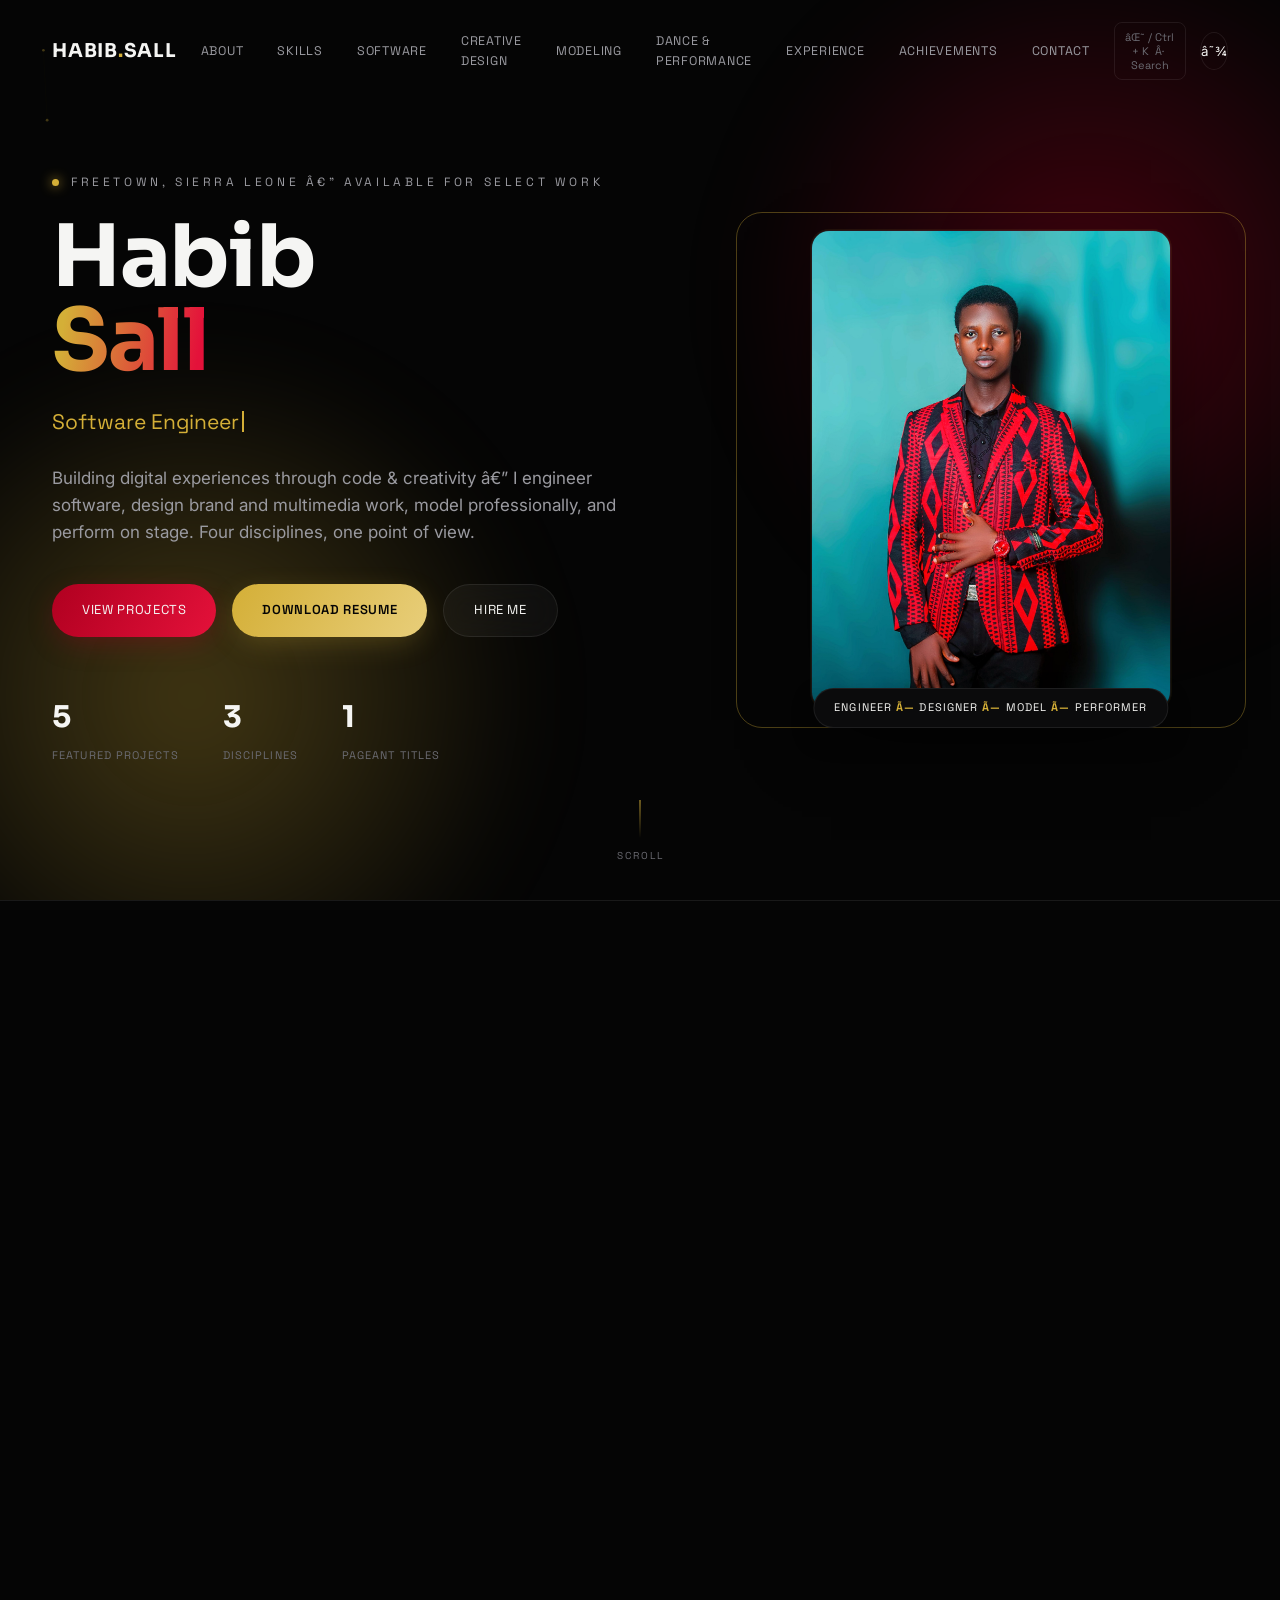
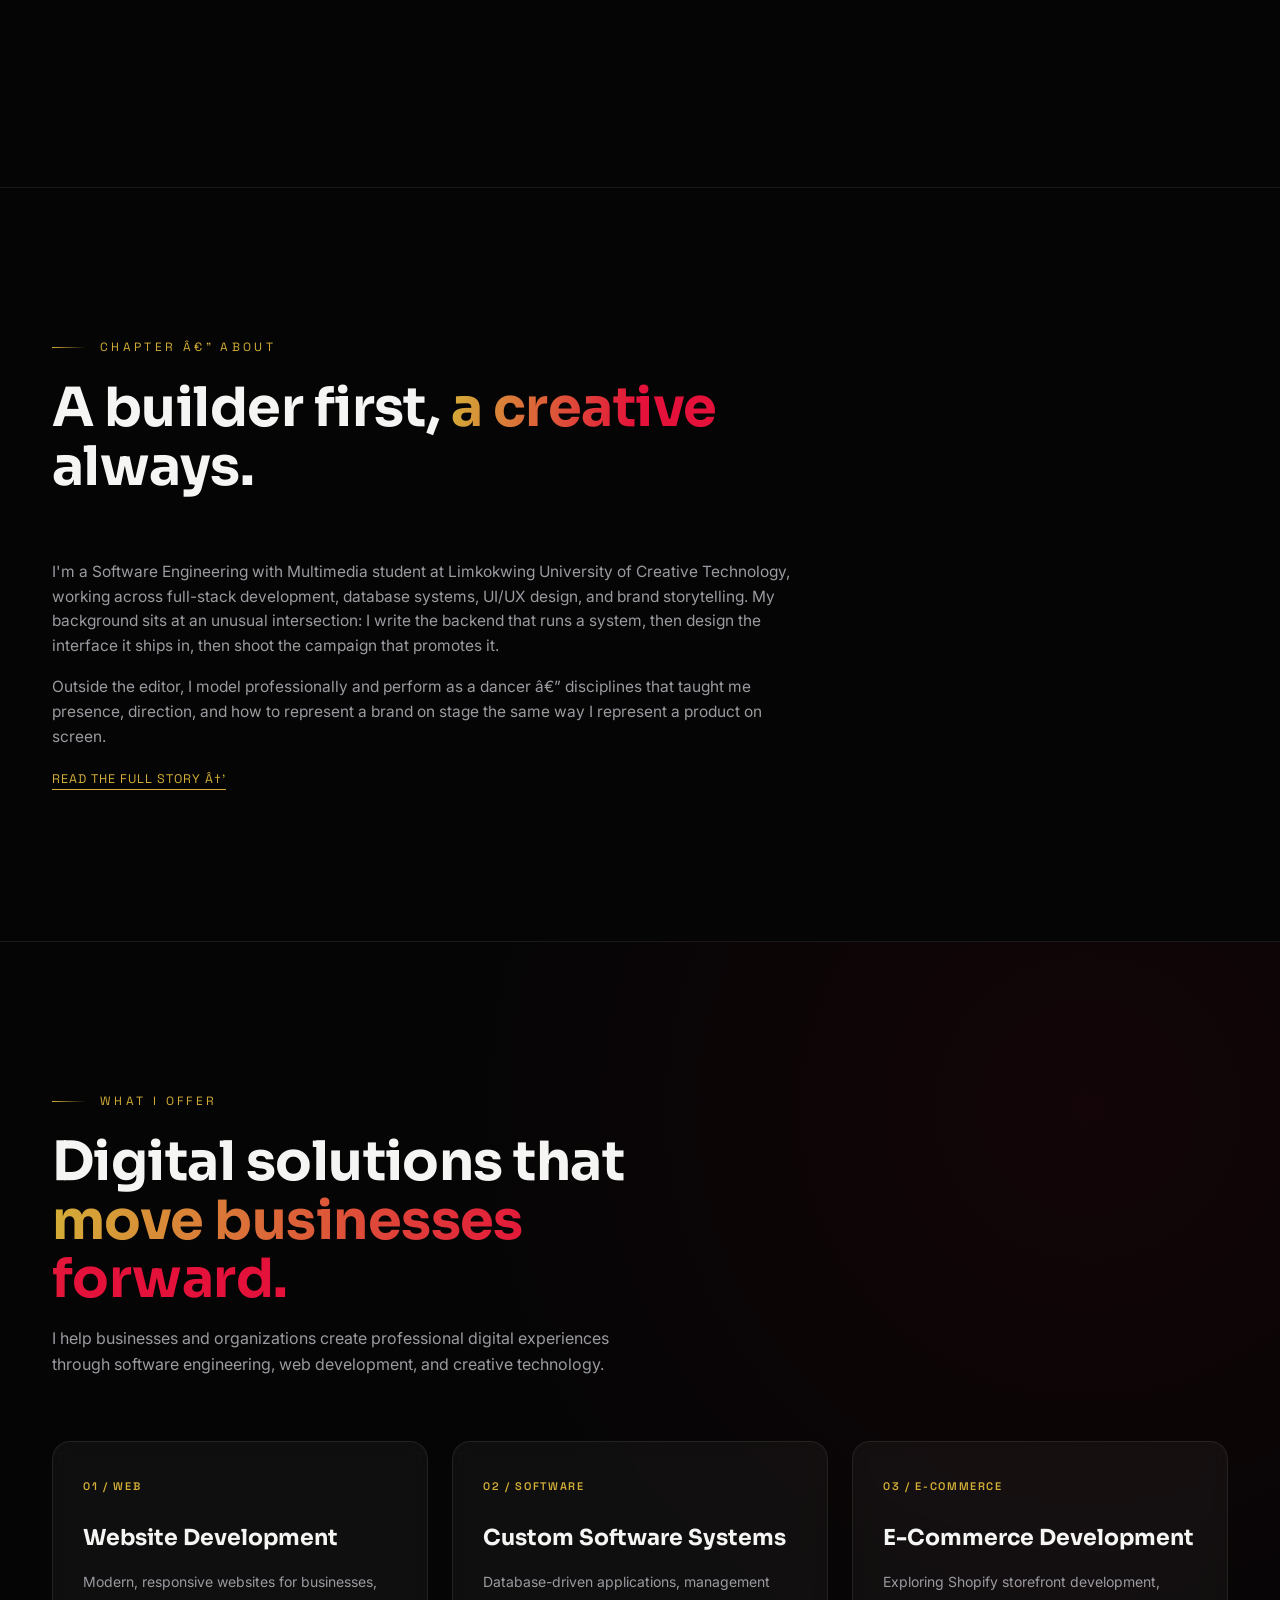
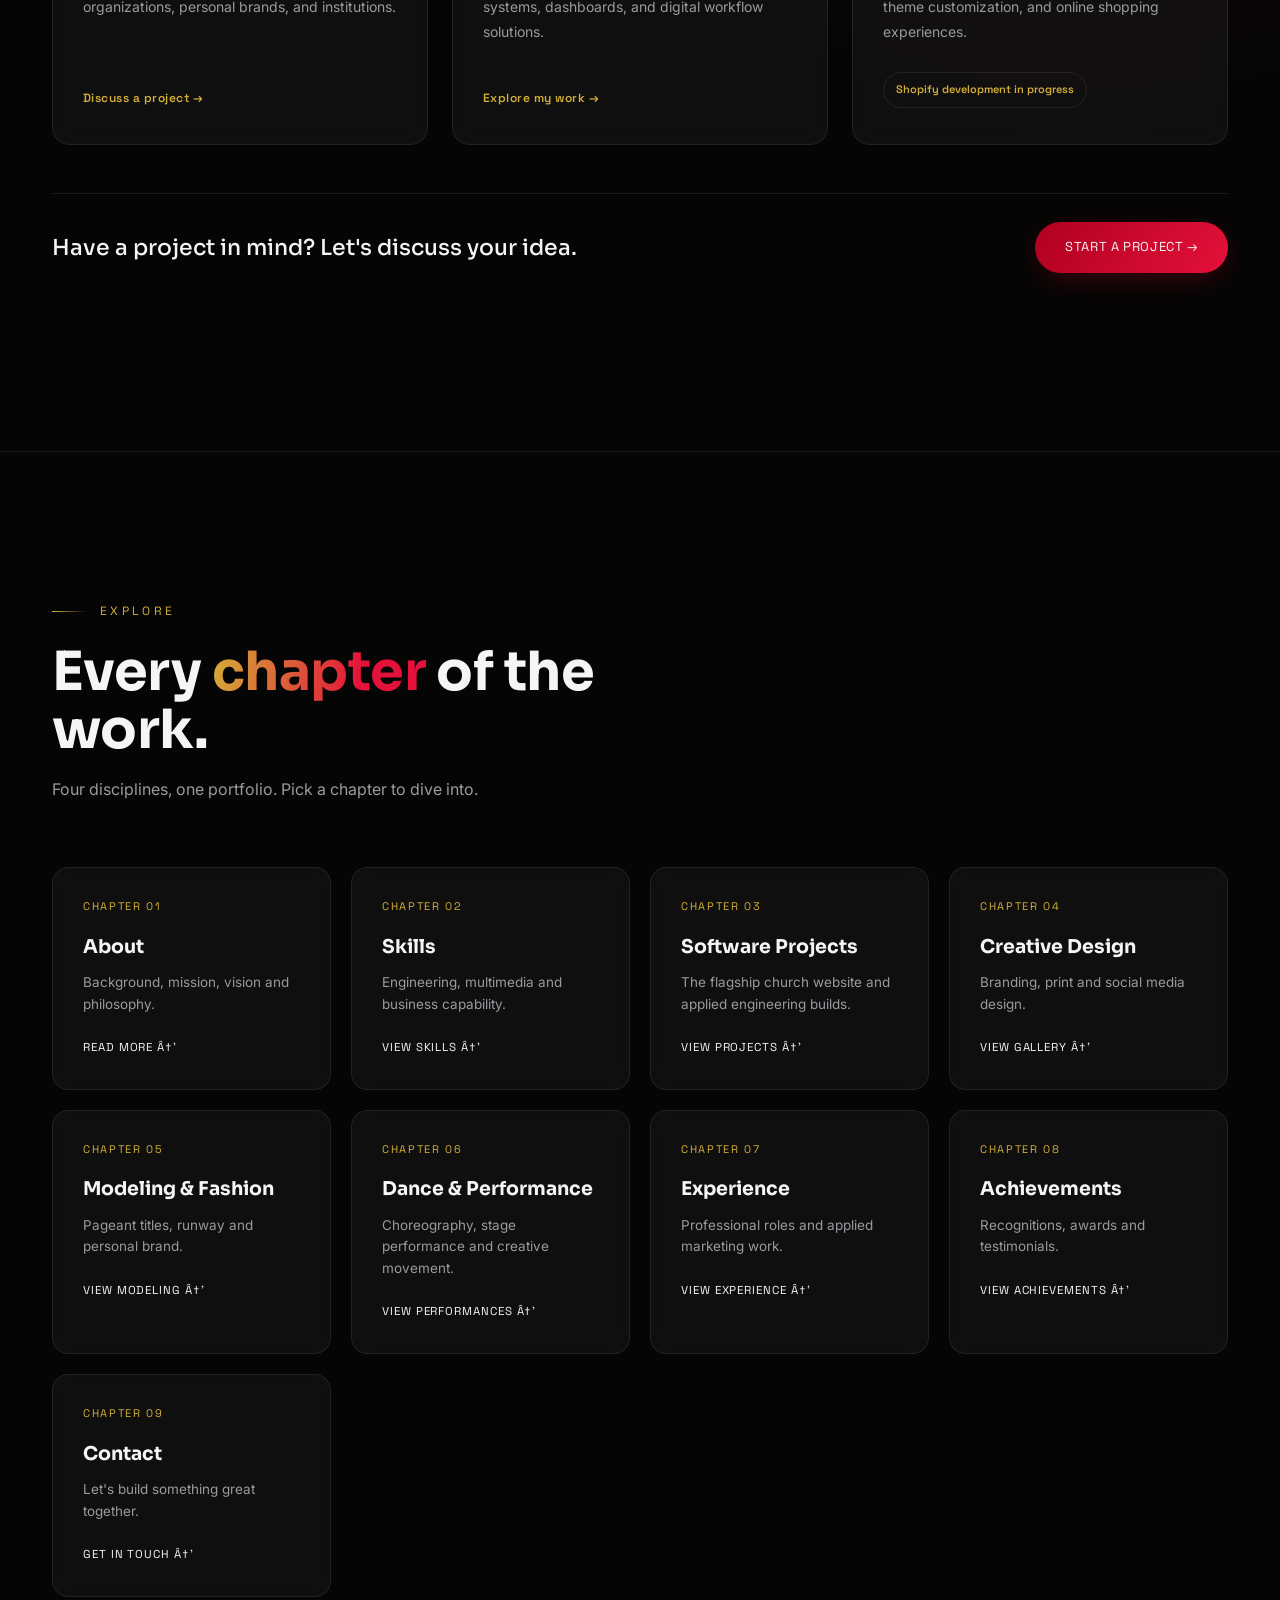
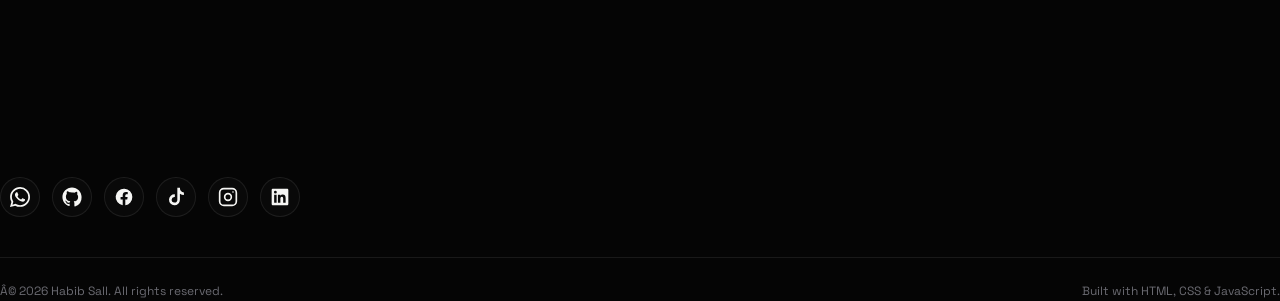
<file: index.html>
﻿
<!DOCTYPE html>
<html lang="en">
<head>
  <meta charset="UTF-8">
  <meta name="viewport" content="width=device-width, initial-scale=1.0">

  <title>Habib Sall â€” Software Engineer Â· Multimedia Designer Â· Creative Technologist</title>

  <meta name="description" content="Habib Sall â€” Software Engineer, Multimedia Designer, UI/UX Designer, Fashion Model and Performer. Building digital experiences through code and creativity.">

  <link rel="icon" type="image/jpeg" href="assets/images/logo.jpeg">

  <!-- Social Sharing -->
  <meta property="og:type" content="website">
  <meta property="og:title" content="Habib Sall â€” Software Engineer Â· Multimedia Designer Â· Creative Technologist">
  <meta property="og:description" content="Habib Sall â€” Software Engineer, Multimedia Designer, UI/UX Designer, Fashion Model and Performer. Building digital experiences through code and creativity.">
  <meta property="og:url" content="https://habibsall-portfolio.vercel.app/">
  <meta property="og:image" content="https://habibsall-portfolio.vercel.app/assets/images/profile.jpg">
  <meta property="og:site_name" content="Habib Sall">

  <meta name="twitter:card" content="summary_large_image">
  <meta name="twitter:title" content="Habib Sall â€” Software Engineer Â· Multimedia Designer Â· Creative Technologist">
  <meta name="twitter:description" content="Building digital experiences through code and creativity.">
  <meta name="twitter:image" content="https://habibsall-portfolio.vercel.app/assets/images/profile.jpg">

  <!-- Fonts -->
  <link rel="preconnect" href="https://fonts.googleapis.com">
  <link rel="preconnect" href="https://fonts.gstatic.com" crossorigin>

  <link href="https://fonts.googleapis.com/css2?family=Sora:wght@400;500;600;700;800&family=Space+Grotesk:wght@400;500;600;700&family=Inter:wght@400;500;600&display=swap" rel="stylesheet">

  <!-- Main CSS -->
  <link rel="stylesheet" href="css/style.css">
</head>

<body data-page="index">

  <!-- ============ LOADER ============ -->
  <div id="loader">
    <div class="loader-mark">HABIB<span>.</span>SALL</div>
    <div class="loader-bar" id="loader-bar"></div>
    <div class="loader-pct" id="loader-pct">0%</div>
  </div>

  <div id="scroll-progress"></div>
  <div class="cursor-glow" id="cursor-glow"></div>

  <!-- ============ NAVBAR ============ -->
  <header id="navbar">
    <div class="container nav-inner">

      <a href="index.html" class="nav-logo">
        HABIB<span>.</span>SALL
      </a>

      <nav class="nav-links">
        <a href="about.html">About</a>
        <a href="skills.html">Skills</a>
        <a href="projects.html">Software</a>
        <a href="creative.html">Creative Design</a>
        <a href="modeling.html">Modeling</a>
        <a href="dance.html">Dance &amp; Performance</a>
        <a href="experience.html">Experience</a>
        <a href="achievements.html">Achievements</a>
        <a href="contact.html">Contact</a>
      </nav>

      <div class="nav-actions">
        <button class="kbd-hint" id="cmdk-trigger" type="button">
          âŒ˜ / Ctrl + K &nbsp;Â·&nbsp; Search
        </button>

        <button class="theme-toggle" id="theme-toggle" aria-label="Toggle theme" type="button">â˜¾</button>

        <button class="nav-burger" id="nav-burger" aria-label="Open menu" type="button">â˜°</button>
      </div>

    </div>
  </header>

  <!-- ============ MOBILE NAVIGATION ============ -->
  <div id="mobile-nav">
    <button id="mobile-close" aria-label="Close menu" type="button">âœ•</button>

    <a href="about.html">About</a>
    <a href="skills.html">Skills</a>
    <a href="projects.html">Software</a>
    <a href="creative.html">Creative Design</a>
    <a href="modeling.html">Modeling</a>
    <a href="dance.html">Dance &amp; Performance</a>
    <a href="experience.html">Experience</a>
    <a href="achievements.html">Achievements</a>
    <a href="contact.html">Contact</a>
  </div>

  <!-- ============ HERO ============ -->
  <section id="hero">

    <canvas id="particles-canvas"></canvas>

    <div class="hero-glow"></div>
    <div class="hero-glow gold"></div>

    <div class="container hero-inner">

      <div class="hero-copy">

        <div class="hero-eyebrow">
          <span class="dot"></span>
          Freetown, Sierra Leone â€” Available for select work
        </div>

        <h1 class="hero-name">
          Habib<br>
          <span class="accent">Sall</span>
        </h1>

        <div class="hero-roles">
          <span id="hero-role-text"></span>
          <span class="cursor-blink"></span>
        </div>

        <p class="hero-desc">
          Building digital experiences through code &amp; creativity â€”
          I engineer software, design brand and multimedia work,
          model professionally, and perform on stage.
          Four disciplines, one point of view.
        </p>

        <div class="hero-ctas">

          <a href="projects.html" class="btn btn-primary">
            View Projects
          </a>

          <a href="assets/resume/Habib_Sall_Resume.pdf"
             class="btn btn-gold"
             id="resume-btn"
             download>
            Download Resume
          </a>

          <a href="#services" class="btn btn-outline">
            Hire Me
          </a>

        </div>

        <div class="hero-stats">

          <div class="hero-stat">
            <b data-counter="6">0</b>
            <span>Featured Projects</span>
          </div>

          <div class="hero-stat">
            <b data-counter="4">0</b>
            <span>Disciplines</span>
          </div>

          <div class="hero-stat">
            <b data-counter="2">0</b>
            <span>Pageant Titles</span>
          </div>

        </div>
      </div>

      <div class="hero-portrait">

        <div class="portrait-ring"></div>

        <div class="portrait-frame">
          <img src="assets/images/profile.jpg" alt="Portrait of Habib Sall">
        </div>

        <div class="portrait-badge">
          Engineer <b>Ã—</b> Designer <b>Ã—</b> Model <b>Ã—</b> Performer
        </div>

      </div>
    </div>

    <div class="scroll-indicator">
      <a href="#dimensions" style="display:contents;">
        <div class="line"></div>
        <span>Scroll</span>
      </a>
    </div>

  </section>

  <!-- ============ FOUR DIMENSIONS ============ -->
  <section id="dimensions" class="section">

    <div class="container">

      <div class="section-head" data-reveal>

        <div class="eyebrow">Creative Identity</div>

        <h2 class="section-title">
          A creative technologist who
          <em>builds, designs, performs.</em>
        </h2>

        <p class="section-desc">
          Four dimensions, one practice â€” a builder with code,
          a designer with vision, a model with confidence,
          and a performer on stage.
        </p>

      </div>

      <div class="dimensions-grid" data-reveal>

        <div class="dimension-card">
          <div class="d-num">01</div>
          <h4>Software Engineering</h4>
          <p>
            Building digital solutions through code â€”
            full-stack web platforms, mobile apps and database systems.
          </p>
        </div>

        <div class="dimension-card">
          <div class="d-num">02</div>
          <h4>Multimedia &amp; Design</h4>
          <p>
            Creating visual experiences through design,
            branding and media â€” from logos to motion.
          </p>
        </div>

        <div class="dimension-card">
          <div class="d-num">03</div>
          <h4>Fashion &amp; Modeling</h4>
          <p>
            Expressing creativity through fashion,
            confidence, and personal branding on the runway and camera.
          </p>
        </div>

        <div class="dimension-card">
          <div class="d-num">04</div>
          <h4>Dance &amp; Performance</h4>
          <p>
            Expressing creativity through movement,
            choreography, and entertainment on stage.
          </p>
        </div>

      </div>
    </div>
  </section>

  <!-- ============ ABOUT TEASER ============ -->
  <section class="section">

    <div class="container">

      <div class="section-head" data-reveal>
        <div class="eyebrow">Chapter â€” About</div>

        <h2 class="section-title">
          A builder first, <em>a creative</em> always.
        </h2>
      </div>

      <div class="about-teaser" data-reveal data-reveal-delay="2">

        <p>
          I'm a Software Engineering with Multimedia student at
          Limkokwing University of Creative Technology,
          working across full-stack development, database systems,
          UI/UX design, and brand storytelling.
          My background sits at an unusual intersection:
          I write the backend that runs a system,
          then design the interface it ships in,
          then shoot the campaign that promotes it.
        </p>

        <p>
          Outside the editor, I model professionally and perform
          as a dancer â€” disciplines that taught me presence,
          direction, and how to represent a brand on stage
          the same way I represent a product on screen.
        </p>

        <a href="about.html">Read the full story â†’</a>

      </div>
    </div>
  </section>

  <!-- ============ PROFESSIONAL SERVICES ============ -->
  <section id="services" class="section">

    <div class="container">

      <div class="section-head" data-reveal>

        <div class="eyebrow">What I Offer</div>

        <h2 class="section-title">
          Digital solutions that
          <em>move businesses forward.</em>
        </h2>

        <p class="section-desc">
          I help businesses and organizations create professional
          digital experiences through software engineering,
          web development, and creative technology.
        </p>

      </div>

      <div class="services-grid">

        <!-- Website Development -->
        <article class="service-card" data-reveal>

          <span class="service-number">01 / WEB</span>

          <h3>Website Development</h3>

          <p>
            Modern, responsive websites for businesses,
            organizations, personal brands, and institutions.
          </p>

          <a href="contact.html">
            Discuss a project &rarr;
          </a>

        </article>

        <!-- Custom Software -->
        <article class="service-card" data-reveal>

          <span class="service-number">02 / SOFTWARE</span>

          <h3>Custom Software Systems</h3>

          <p>
            Database-driven applications, management systems,
            dashboards, and digital workflow solutions.
          </p>

          <a href="projects.html">
            Explore my work &rarr;
          </a>

        </article>

        <!-- Shopify -->
        <article class="service-card" data-reveal>

          <span class="service-number">03 / E-COMMERCE</span>

          <h3>E-Commerce Development</h3>

          <p>
            Exploring Shopify storefront development,
            theme customization, and online shopping experiences.
          </p>

          <span class="service-status">
            Shopify development in progress
          </span>

        </article>

      </div>

      <div class="services-cta" data-reveal>

        <p>
          Have a project in mind? Let's discuss your idea.
        </p>

        <a href="contact.html" class="btn btn-primary">
          Start a Project &rarr;
        </a>

      </div>
    </div>
  </section>

  <!-- ============ EXPLORE GRID ============ -->
  <section id="explore" class="section">

    <div class="container">

      <div class="section-head" data-reveal>

        <div class="eyebrow">Explore</div>

        <h2 class="section-title">
          Every <em>chapter</em> of the work.
        </h2>

        <p class="section-desc">
          Four disciplines, one portfolio.
          Pick a chapter to dive into.
        </p>

      </div>

      <div class="explore-grid" data-reveal>

        <a href="about.html" class="explore-card">
          <div class="mark">Chapter 01</div>
          <h4>About</h4>
          <p>Background, mission, vision and philosophy.</p>
          <span class="go">Read more â†’</span>
        </a>

        <a href="skills.html" class="explore-card">
          <div class="mark">Chapter 02</div>
          <h4>Skills</h4>
          <p>Engineering, multimedia and business capability.</p>
          <span class="go">View skills â†’</span>
        </a>

        <a href="projects.html" class="explore-card">
          <div class="mark">Chapter 03</div>
          <h4>Software Projects</h4>
          <p>The flagship church website and applied engineering builds.</p>
          <span class="go">View projects â†’</span>
        </a>

        <a href="creative.html" class="explore-card">
          <div class="mark">Chapter 04</div>
          <h4>Creative Design</h4>
          <p>Branding, print and social media design.</p>
          <span class="go">View gallery â†’</span>
        </a>

        <a href="modeling.html" class="explore-card">
          <div class="mark">Chapter 05</div>
          <h4>Modeling &amp; Fashion</h4>
          <p>Pageant titles, runway and personal brand.</p>
          <span class="go">View modeling â†’</span>
        </a>

        <a href="dance.html" class="explore-card">
          <div class="mark">Chapter 06</div>
          <h4>Dance &amp; Performance</h4>
          <p>Choreography, stage performance and creative movement.</p>
          <span class="go">View performances â†’</span>
        </a>

        <a href="experience.html" class="explore-card">
          <div class="mark">Chapter 07</div>
          <h4>Experience</h4>
          <p>Professional roles and applied marketing work.</p>
          <span class="go">View experience â†’</span>
        </a>

        <a href="achievements.html" class="explore-card">
          <div class="mark">Chapter 08</div>
          <h4>Achievements</h4>
          <p>Recognitions, awards and testimonials.</p>
          <span class="go">View achievements â†’</span>
        </a>

        <a href="contact.html" class="explore-card">
          <div class="mark">Chapter 09</div>
          <h4>Contact</h4>
          <p>Let's build something great together.</p>
          <span class="go">Get in touch â†’</span>
        </a>

      </div>
    </div>
    </section>
<!-- ============ SOCIAL MEDIA ============ -->
<div class="footer-social">

  <!-- WhatsApp -->
  <a href="https://wa.me/23230193191"
     target="_blank"
     rel="noopener noreferrer"
     aria-label="WhatsApp"
     title="WhatsApp">
    <svg viewBox="0 0 24 24" fill="currentColor"
         xmlns="http://www.w3.org/2000/svg" aria-hidden="true">
      <path d="M20.52 3.48A11.87 11.87 0 0 0 12.05 0C5.46 0 .1 5.36.1 11.95c0 2.1.55 4.16 1.6 5.97L0 24l6.24-1.64a11.9 11.9 0 0 0 5.8 1.48h.01c6.59 0 11.95-5.36 11.95-11.95 0-3.19-1.24-6.19-3.48-8.41ZM12.05 21.8a9.8 9.8 0 0 1-5-1.37l-.36-.21-3.7.97.99-3.61-.23-.37a9.86 9.86 0 0 1-1.52-5.26c0-5.43 4.42-9.85 9.86-9.85a9.8 9.8 0 0 1 6.96 2.89 9.8 9.8 0 0 1 2.88 6.96c0 5.43-4.42 9.85-9.88 9.85Zm5.4-7.38c-.3-.15-1.76-.87-2.03-.97-.27-.1-.47-.15-.67.15-.2.3-.77.97-.94 1.17-.17.2-.35.22-.65.07-.3-.15-1.26-.46-2.4-1.48-.89-.79-1.49-1.76-1.66-2.06-.17-.3-.02-.46.13-.61.14-.14.3-.35.45-.52.15-.17.2-.3.3-.5.1-.2.05-.37-.02-.52-.07-.15-.67-1.61-.92-2.2-.24-.58-.49-.5-.67-.51h-.57c-.2 0-.52.07-.79.37-.27.3-1.04 1.02-1.04 2.48s1.07 2.87 1.22 3.07c.15.2 2.1 3.2 5.08 4.49.71.31 1.27.49 1.7.63.71.23 1.35.2 1.86.12.57-.08 1.76-.72 2.01-1.42.25-.7.25-1.3.17-1.42-.07-.13-.27-.2-.57-.35Z"/>
    </svg>
  </a>

  <!-- GitHub -->
  <a href="https://github.com/habibsalltheprogrammer"
     target="_blank"
     rel="noopener noreferrer"
     aria-label="GitHub"
     title="GitHub">
    <svg viewBox="0 0 24 24" fill="currentColor"
         xmlns="http://www.w3.org/2000/svg" aria-hidden="true">
      <path d="M12 .5C5.65.5.5 5.65.5 12c0 5.08 3.29 9.39 7.86 10.91.58.11.79-.25.79-.56v-2.2c-3.2.7-3.87-1.36-3.87-1.36-.52-1.33-1.28-1.68-1.28-1.68-1.05-.72.08-.7.08-.7 1.16.08 1.77 1.19 1.77 1.19 1.03 1.76 2.7 1.25 3.36.96.1-.75.4-1.25.73-1.54-2.56-.29-5.25-1.28-5.25-5.69 0-1.26.45-2.29 1.19-3.1-.12-.29-.52-1.47.11-3.06 0 0 .97-.31 3.17 1.18A11.03 11.03 0 0 1 12 6.45c.98 0 1.96.13 2.88.39 2.2-1.49 3.17-1.18 3.17-1.18.63 1.59.23 2.77.11 3.06.74.81 1.19 1.84 1.19 3.1 0 4.42-2.7 5.39-5.27 5.68.41.36.78 1.06.78 2.14v3.17c0 .31.21.68.8.56A11.51 11.51 0 0 0 23.5 12C23.5 5.65 18.35.5 12 .5Z"/>
    </svg>
  </a>

  <!-- Facebook -->
  <a href="https://www.facebook.com/habib.sall.35"
     target="_blank"
     rel="noopener noreferrer"
     aria-label="Facebook"
     title="Facebook">
    <svg viewBox="0 0 24 24" fill="currentColor"
         xmlns="http://www.w3.org/2000/svg" aria-hidden="true">
      <path d="M22 12a10 10 0 1 0-11.56 9.88v-6.99H7.9V12h2.54V9.8c0-2.51 1.49-3.9 3.78-3.9 1.1 0 2.25.2 2.25.2v2.47H15.2c-1.24 0-1.63.77-1.63 1.56V12h2.77l-.44 2.89h-2.33v6.99A10 10 0 0 0 22 12Z"/>
    </svg>
  </a>

  <!-- TikTok -->
  <a href="https://www.tiktok.com/@officialicekidsal"
     target="_blank"
     rel="noopener noreferrer"
     aria-label="TikTok"
     title="TikTok">
    <svg viewBox="0 0 24 24" fill="currentColor"
         xmlns="http://www.w3.org/2000/svg" aria-hidden="true">
      <path d="M16.7 1h-3.1v14.3a3.4 3.4 0 1 1-3-3.38V8.77a6.55 6.55 0 1 0 6.1 6.53V8.05a8.15 8.15 0 0 0 4.8 1.54V6.48a5.05 5.05 0 0 1-4.8-5.48Z"/>
    </svg>
  </a>

  <!-- Instagram -->
  <a href="https://www.instagram.com/official_icekid_sall"
     target="_blank"
     rel="noopener noreferrer"
     aria-label="Instagram"
     title="Instagram">
    <svg viewBox="0 0 24 24" fill="none"
         stroke="currentColor" stroke-width="2"
         stroke-linecap="round" stroke-linejoin="round"
         xmlns="http://www.w3.org/2000/svg" aria-hidden="true">
      <rect x="2" y="2" width="20" height="20" rx="5"/>
      <circle cx="12" cy="12" r="4"/>
      <circle cx="18" cy="6" r="1" fill="currentColor" stroke="none"/>
    </svg>
  </a>

  <!-- LinkedIn -->
  <a href="https://www.linkedin.com/in/habib-sall-932721330"
     target="_blank"
     rel="noopener noreferrer"
     aria-label="LinkedIn"
     title="LinkedIn">
    <svg viewBox="0 0 24 24" fill="currentColor"
         xmlns="http://www.w3.org/2000/svg" aria-hidden="true">
      <path d="M20.45 2H3.55C2.69 2 2 2.68 2 3.52v16.96c0 .84.69 1.52 1.55 1.52h16.9c.86 0 1.55-.68 1.55-1.52V3.52c0-.84-.69-1.52-1.55-1.52ZM7.93 18.75H4.98V9.2h2.95v9.55ZM6.45 7.9a1.71 1.71 0 1 1 0-3.42 1.71 1.71 0 0 1 0 3.42Zm12.3 10.85H15.8V14.1c0-1.11-.02-2.54-1.55-2.54-1.55 0-1.79 1.21-1.79 2.46v4.73H9.51V9.2h2.83v1.3h.04c.39-.74 1.36-1.52 2.79-1.52 2.98 0 3.58 1.96 3.58 4.51v5.26Z"/>
    </svg>
  </a>

</div>


      <div class="footer-bottom">

        <span>
          Â© <span id="year"></span> Habib Sall.
          All rights reserved.
        </span>

        <span>
          Built with HTML, CSS &amp; JavaScript.
        </span>

      </div>

    </div>
  </footer>

  <!-- ============ BACK TO TOP ============ -->
  <button id="back-to-top" aria-label="Back to top" type="button">
    â†‘
  </button>

  <!-- ============ LIGHTBOX ============ -->
  <div id="lightbox">

    <button id="lightbox-close" aria-label="Close preview" type="button">
      âœ•
    </button>

    <div class="lightbox-box">
      <div class="ph">â—ˆ</div>
      <p id="lightbox-label">Untitled piece</p>
    </div>

  </div>

  <!-- ============ COMMAND PALETTE ============ -->
  <div id="cmdk-backdrop">

    <div class="cmdk">

      <input
        id="cmdk-input"
        type="text"
        placeholder="Type a command or searchâ€¦"
        autocomplete="off"
      >

      <div class="cmdk-list" id="cmdk-list"></div>

    </div>
  </div>

  <!-- ============ VIDEO LIGHTBOX ============ -->
  <div id="video-lightbox">

    <button id="video-lightbox-close" aria-label="Close video" type="button">
      âœ•
    </button>

    <div class="video-lightbox-box">

      <div class="player">
        <div class="play-btn"></div>
        <small>
          Video placeholder â€” replace with a real
          &lt;video&gt; source or embed once footage is uploaded.
        </small>
      </div>

      <p id="video-lightbox-label">
        Untitled performance
      </p>

    </div>
  </div>

  <!-- ============ JAVASCRIPT ============ -->
  <script src="js/data.js"></script>
  <script src="js/main.js"></script>

</body>
</html>
</file>
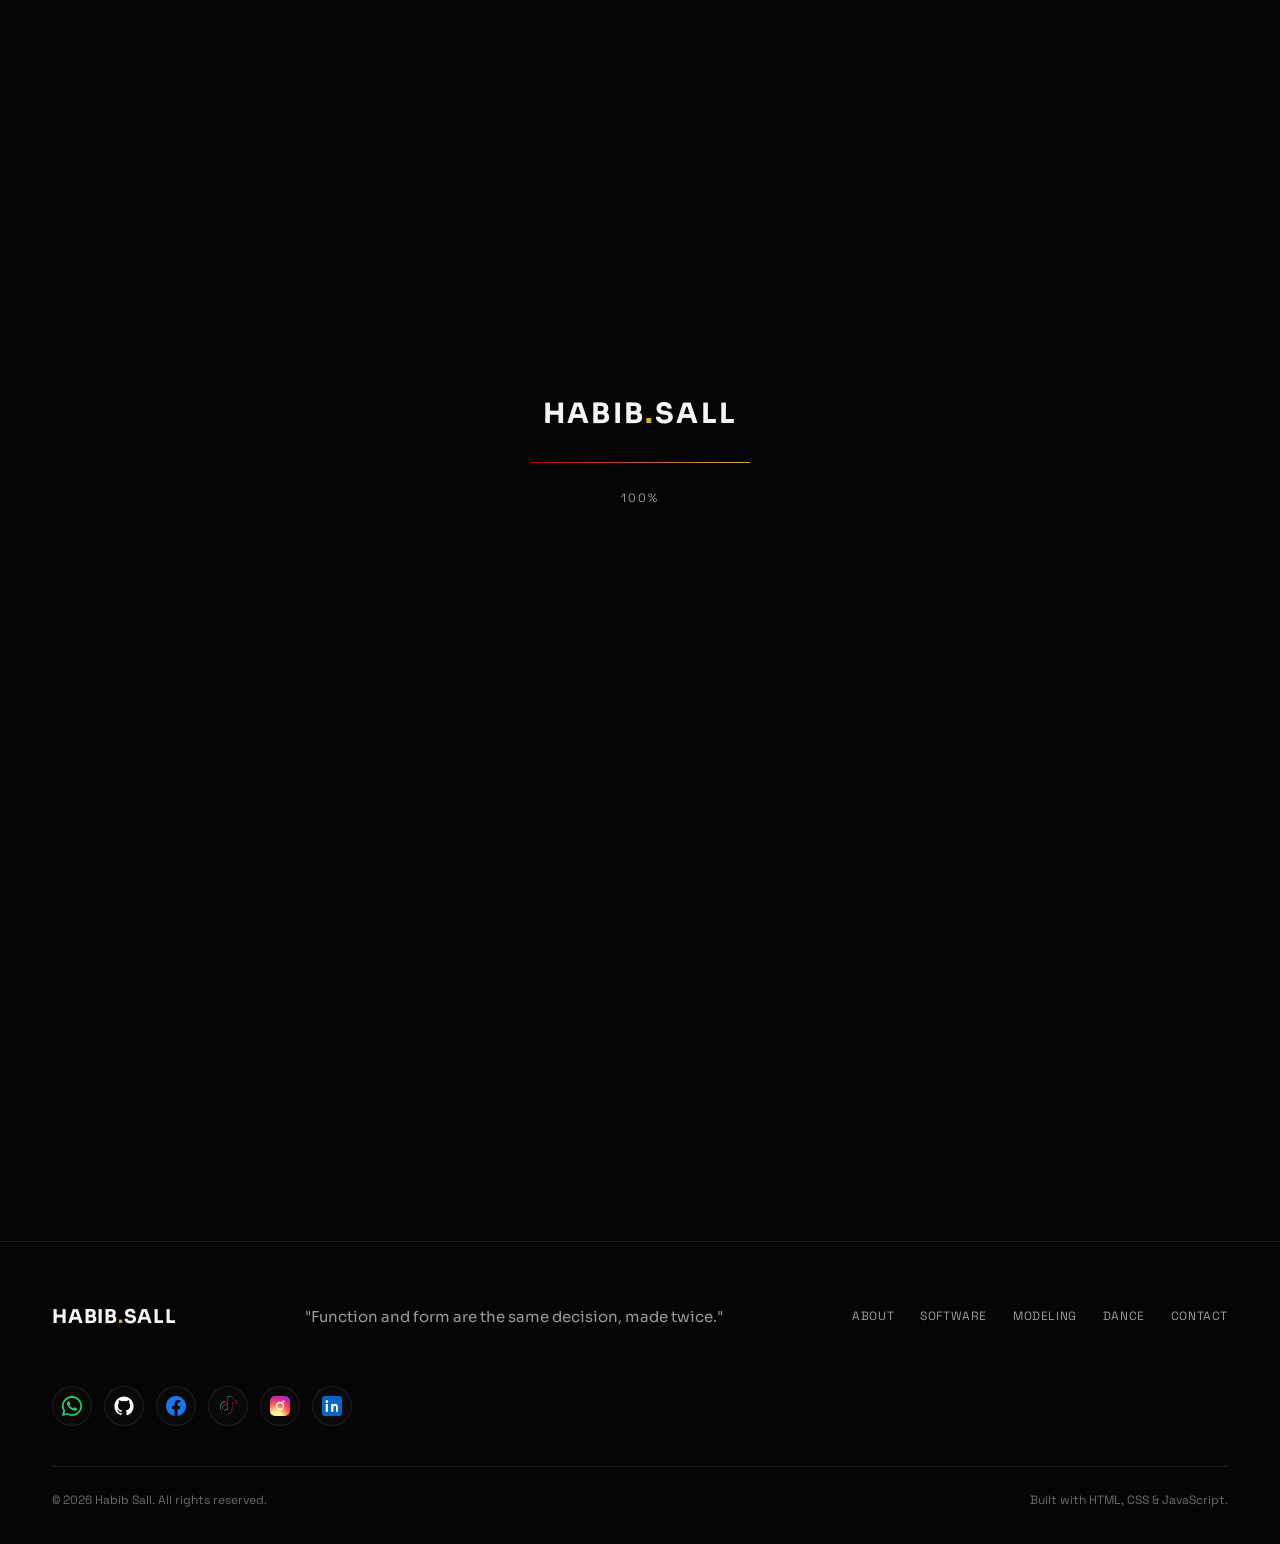
<file: about.html>
<!DOCTYPE html>
<html lang="en">
<head>
<meta charset="UTF-8">
<meta name="viewport" content="width=device-width, initial-scale=1.0">
<title>About — Habib Sall</title>
<meta name="description" content="The background, mission and philosophy behind Habib Sall's work across software engineering, design, modeling and performance.">
<link rel="icon" type="image/jpeg" href="assets/images/logo.jpeg">
<meta property="og:type" content="website">
<meta property="og:title" content="About — Habib Sall">
<meta property="og:description" content="The background, mission and philosophy behind Habib Sall's work across software engineering, design, modeling and performance.">
<meta property="og:url" content="https://habibsalltheprogrammer.github.io/portfolio/about.html">
<meta property="og:image" content="https://habibsalltheprogrammer.github.io/portfolio/assets/images/profile.jpg">
<meta property="og:site_name" content="Habib Sall">
<meta name="twitter:card" content="summary_large_image">
<meta name="twitter:title" content="About — Habib Sall">
<meta name="twitter:description" content="The background, mission and philosophy behind Habib Sall's work across software engineering, design, modeling and performance.">
<meta name="twitter:image" content="https://habibsalltheprogrammer.github.io/portfolio/assets/images/profile.jpg">
<link rel="preconnect" href="https://fonts.googleapis.com">
<link rel="preconnect" href="https://fonts.gstatic.com" crossorigin>
<link href="https://fonts.googleapis.com/css2?family=Sora:wght@400;500;600;700;800&family=Space+Grotesk:wght@400;500;600;700&family=Inter:wght@400;500;600&display=swap" rel="stylesheet">
<link rel="stylesheet" href="css/style.css">
</head>
<body data-page="about">
<!-- ============ LOADER ============ -->
<div id="loader">
  <div class="loader-mark">HABIB<span>.</span>SALL</div>
  <div class="loader-bar" id="loader-bar"></div>
  <div class="loader-pct" id="loader-pct">0%</div>
</div>

<div id="scroll-progress"></div>
<div class="cursor-glow" id="cursor-glow"></div>
<!-- ============ NAVBAR ============ -->
<header id="navbar">
  <div class="container nav-inner">
    <a href="index.html" class="nav-logo">HABIB<span>.</span>SALL</a>
    <nav class="nav-links">
      <a href="about.html" class="active">About</a>
      <a href="skills.html">Skills</a>
      <a href="projects.html">Software</a>
      <a href="creative.html">Creative Design</a>
      <a href="modeling.html">Modeling</a>
      <a href="dance.html">Dance & Performance</a>
      <a href="experience.html">Experience</a>
      <a href="achievements.html">Achievements</a>
      <a href="contact.html">Contact</a>
    </nav>
    <div class="nav-actions">
      <button class="kbd-hint" id="cmdk-trigger">⌘ / Ctrl + K &nbsp;·&nbsp; Search</button>
      <button class="theme-toggle" id="theme-toggle" aria-label="Toggle theme">☾</button>
      <button class="nav-burger" id="nav-burger" aria-label="Open menu">☰</button>
    </div>
  </div>
</header>

<div id="mobile-nav">
  <button id="mobile-close" aria-label="Close menu">✕</button>
  <a href="about.html" class="active">About</a>
  <a href="skills.html">Skills</a>
  <a href="projects.html">Software</a>
  <a href="creative.html">Creative Design</a>
  <a href="modeling.html">Modeling</a>
  <a href="dance.html">Dance & Performance</a>
  <a href="experience.html">Experience</a>
  <a href="achievements.html">Achievements</a>
  <a href="contact.html">Contact</a>
</div>

<section class="page-hero">
  <div class="glow"></div>
  <div class="container">
    <div class="crumb"><a href="index.html">Home</a> / About</div>
    <h1>A builder first, <em>a creative</em> always.</h1>
    <p>Background, mission, vision and the philosophy behind the work.</p>
  </div>
</section>

<section class="section" style="border-top:none;padding-top:90px;">
  <div class="container">
    <div class="about-grid">
      <div data-reveal>
        <p class="about-lead">I turn <em>ideas</em> into working software — then I turn that software into something people actually enjoy looking at.</p>
        <div class="about-body">
          <p>I'm a Software Engineering student at Limkokwing University of Creative Technology in Freetown, Sierra Leone, with strong interests in software development, multimedia design and digital systems. I work across full-stack development, database management, UI/UX design, and brand storytelling — writing the backend that runs a system, then designing the interface it ships in, then shooting the campaign that promotes it.</p>
          <p>My mission is simple — use engineering, multimedia, and emerging technology to build practical solutions that improve digital systems, without losing sight of how they feel to use. I care about clean architecture as much as I care about clean typography.</p>
          <p>Outside the editor, I model professionally and perform as a dancer — disciplines that taught me presence, direction, and how to represent a brand on stage the same way I represent a product on screen.</p>
        </div>
      </div>
      <div class="about-pillars" data-reveal data-reveal-delay="2">
        <div class="pillar">
          <div class="pillar-mark">EDU</div>
          <div><h4>Education</h4><p>BSc Software Engineering with Multimedia — Limkokwing University of Creative Technology, Freetown. Key areas: software development, multimedia design, web development, digital systems.</p></div>
        </div>
        <div class="pillar">
          <div class="pillar-mark">MSN</div>
          <div><h4>Mission</h4><p>Build practical technology solutions and improve digital systems through programming, design and innovation.</p></div>
        </div>
        <div class="pillar">
          <div class="pillar-mark">VSN</div>
          <div><h4>Vision</h4><p>To be recognized as a creative technologist — equally credible in a codebase, a design review, a runway, or on stage.</p></div>
        </div>
        <div class="pillar">
          <div class="pillar-mark">PHL</div>
          <div><h4>Philosophy</h4><p>Function and form are the same decision made twice. The best products are engineered well and designed with intention.</p></div>
        </div>
      </div>
    </div>
  </div>
</section>
<!-- ============ FOOTER ============ -->
<footer>
  <div class="container">
    <div class="footer-inner">
      <div class="nav-logo">HABIB<span>.</span>SALL</div>
      <p class="footer-quote">"Function and form are the same decision, made twice."</p>
      <div class="footer-links">
        <a href="about.html">About</a>
        <a href="projects.html">Software</a>
        <a href="modeling.html">Modeling</a>
        <a href="dance.html">Dance</a>
        <a href="contact.html">Contact</a>
      </div>
    <div class="footer-social">
  <a href="https://wa.me/23230193191" target="_blank" rel="noopener" aria-label="WhatsApp"><svg viewBox="0 0 24 24"><path fill="#25D366" d="M12 0C5.373 0 0 5.373 0 12c0 2.123.555 4.116 1.527 5.845L0 24l6.335-1.652A11.94 11.94 0 0012 24c6.627 0 12-5.373 12-12S18.627 0 12 0zm0 22a9.94 9.94 0 01-5.088-1.397l-.365-.217-3.76.98 1.003-3.66-.238-.377A9.945 9.945 0 012 12c0-5.514 4.486-10 10-10s10 4.486 10 10-4.486 10-10 10z"/><path fill="#25D366" d="M17.472 14.382c-.297-.149-1.758-.867-2.03-.967-.273-.099-.472-.148-.67.15-.198.297-.767.966-.94 1.164-.173.198-.347.223-.644.075-.297-.149-1.255-.462-2.39-1.475-.883-.788-1.48-1.761-1.653-2.059-.173-.297-.018-.458.13-.606.134-.133.298-.347.446-.52.149-.174.198-.298.298-.497.099-.198.05-.372-.025-.521-.075-.149-.669-1.612-.916-2.207-.242-.579-.487-.5-.669-.51l-.57-.01c-.198 0-.52.074-.792.372-.272.297-1.04 1.016-1.04 2.479 0 1.462 1.065 2.875 1.213 3.074.148.198 2.096 3.2 5.077 4.487.709.306 1.262.489 1.694.626.712.226 1.36.194 1.872.118.571-.085 1.758-.719 2.006-1.413.248-.694.248-1.289.173-1.413-.074-.124-.272-.198-.57-.347z"/></svg></a>
  <a href="https://github.com/habibsalltheprogrammer" target="_blank" rel="noopener" aria-label="GitHub"><svg viewBox="0 0 24 24"><path fill="#ffffff" d="M12 .5C5.73.5.5 5.73.5 12a11.5 11.5 0 007.86 10.94c.58.1.79-.25.79-.56 0-.27-.01-1-.02-1.96-3.2.7-3.88-1.54-3.88-1.54-.53-1.33-1.28-1.69-1.28-1.69-1.05-.72.08-.7.08-.7 1.16.08 1.77 1.19 1.77 1.19 1.03 1.77 2.7 1.26 3.36.96.1-.75.4-1.26.73-1.55-2.55-.29-5.24-1.28-5.24-5.7 0-1.26.45-2.29 1.19-3.1-.12-.29-.52-1.46.11-3.05 0 0 .97-.31 3.18 1.18a11 11 0 015.8 0c2.2-1.49 3.17-1.18 3.17-1.18.64 1.59.24 2.76.12 3.05.74.81 1.18 1.84 1.18 3.1 0 4.43-2.69 5.41-5.25 5.7.41.36.78 1.08.78 2.17 0 1.57-.01 2.83-.01 3.22 0 .31.2.67.8.56A11.5 11.5 0 0023.5 12C23.5 5.73 18.27.5 12 .5z"/></svg></a>
  <a href="https://www.facebook.com/habib.sall.35" target="_blank" rel="noopener" aria-label="Facebook"><svg viewBox="0 0 24 24"><path fill="#1877F2" d="M24 12.07C24 5.4 18.63 0 12 0S0 5.4 0 12.07C0 18.1 4.39 23.09 10.13 24v-8.44H7.08v-3.49h3.05V9.41c0-3.02 1.79-4.7 4.53-4.7 1.31 0 2.68.24 2.68.24v2.97h-1.51c-1.49 0-1.95.93-1.95 1.89v2.26h3.32l-.53 3.49h-2.79V24C19.61 23.09 24 18.1 24 12.07z"/></svg></a>
  <a href="https://www.tiktok.com/@officialicekidsal" target="_blank" rel="noopener" aria-label="TikTok"><svg viewBox="0 0 24 24"><path fill="#25F4EE" d="M13.5.4h3.2c.2 1.5.9 2.8 2 3.7a6 6 0 003.3 1.3v3.3a9.3 9.3 0 01-3.5-.8 9.6 9.6 0 01-1.8-1.1v7.6c0 3.8-3.1 6.9-6.9 6.9S3 17.4 3 13.6c0-3.7 2.9-6.7 6.6-6.9v3.4a3.5 3.5 0 00-1-.14 3.5 3.5 0 100 7 3.5 3.5 0 003.5-3.5V.4z" transform="translate(-0.45,-0.3)"/><path fill="#FE2C55" d="M13.5.7h3.2c.2 1.5.9 2.8 2 3.7a6 6 0 003.3 1.3v3.3a9.3 9.3 0 01-3.5-.8 9.6 9.6 0 01-1.8-1.1v7.6c0 3.8-3.1 6.9-6.9 6.9S3 18 3 14.2c0-3.7 2.9-6.7 6.6-6.9v3.4a3.5 3.5 0 00-1-.14 3.5 3.5 0 100 7 3.5 3.5 0 003.5-3.5V.7z" transform="translate(0.45,0.3)"/><path fill="#000000" d="M13.5.55h3.2c.2 1.5.9 2.8 2 3.7a6 6 0 003.3 1.3v3.3a9.3 9.3 0 01-3.5-.8 9.6 9.6 0 01-1.8-1.1v7.6c0 3.8-3.1 6.9-6.9 6.9S3 17.7 3 13.9c0-3.7 2.9-6.7 6.6-6.9v3.4a3.5 3.5 0 00-1-.14 3.5 3.5 0 100 7 3.5 3.5 0 003.5-3.5V.55z"/></svg></a>
  <a href="https://www.instagram.com/official_icekid_sall" target="_blank" rel="noopener" aria-label="Instagram"><svg viewBox="0 0 24 24"><defs><radialGradient id="igGrad1" cx="30%" cy="107%" r="150%"><stop offset="0%" stop-color="#fdf497"/><stop offset="20%" stop-color="#fdf497"/><stop offset="45%" stop-color="#fd5949"/><stop offset="65%" stop-color="#d6249f"/><stop offset="100%" stop-color="#285AEB"/></radialGradient></defs><rect width="24" height="24" rx="6" fill="url(#igGrad1)"/><path fill="#fff" d="M12 7a5 5 0 100 10 5 5 0 000-10zm0 8.2a3.2 3.2 0 110-6.4 3.2 3.2 0 010 6.4zM17.4 6.6a1.17 1.17 0 11-2.34 0 1.17 1.17 0 012.34 0z"/></svg></a>
  <a href="https://www.linkedin.com/in/habib-sall-932721330" target="_blank" rel="noopener" aria-label="LinkedIn"><svg viewBox="0 0 24 24"><rect width="24" height="24" rx="4" fill="#0A66C2"/><path fill="#fff" d="M7.12 9.5H4.5V19h2.62V9.5zM5.81 8.31A1.56 1.56 0 105.8 5.2a1.56 1.56 0 000 3.12zM19.5 19h-2.62v-5.16c0-1.23-.44-2.07-1.54-2.07-.84 0-1.34.57-1.56 1.12-.08.2-.1.47-.1.75V19H11V9.5h2.51v1.15c.36-.55 1-1.34 2.44-1.34 1.78 0 3.11 1.16 3.11 3.66V19z"/></svg></a>
</div>
</div>
    <div class="footer-bottom">
      <span>© <span id="year"></span> Habib Sall. All rights reserved.</span>
      <span>Built with HTML, CSS &amp; JavaScript.</span>
    </div>
  </div>
</footer>

<button id="back-to-top" aria-label="Back to top">↑</button>

<!-- ============ LIGHTBOX ============ -->
<div id="lightbox">
  <button id="lightbox-close" aria-label="Close preview">✕</button>
  <div class="lightbox-box">
    <div class="ph">◈</div>
    <p id="lightbox-label">Untitled piece</p>
  </div>
</div>

<!-- ============ COMMAND PALETTE ============ -->
<div id="cmdk-backdrop">
  <div class="cmdk">
    <input id="cmdk-input" type="text" placeholder="Type a command or search…" autocomplete="off">
    <div class="cmdk-list" id="cmdk-list"></div>
  </div>
</div>

<!-- ============ VIDEO LIGHTBOX ============ -->
<div id="video-lightbox">
  <button id="video-lightbox-close" aria-label="Close video">✕</button>
  <div class="video-lightbox-box">
    <div class="player">
      <div class="play-btn"></div>
      <small>Video placeholder — replace with a real &lt;video&gt; source or embed once footage is uploaded.</small>
    </div>
    <p id="video-lightbox-label">Untitled performance</p>
  </div>
</div>

<script src="js/data.js"></script>
<script src="js/main.js"></script>
</body>
</html>
</file>
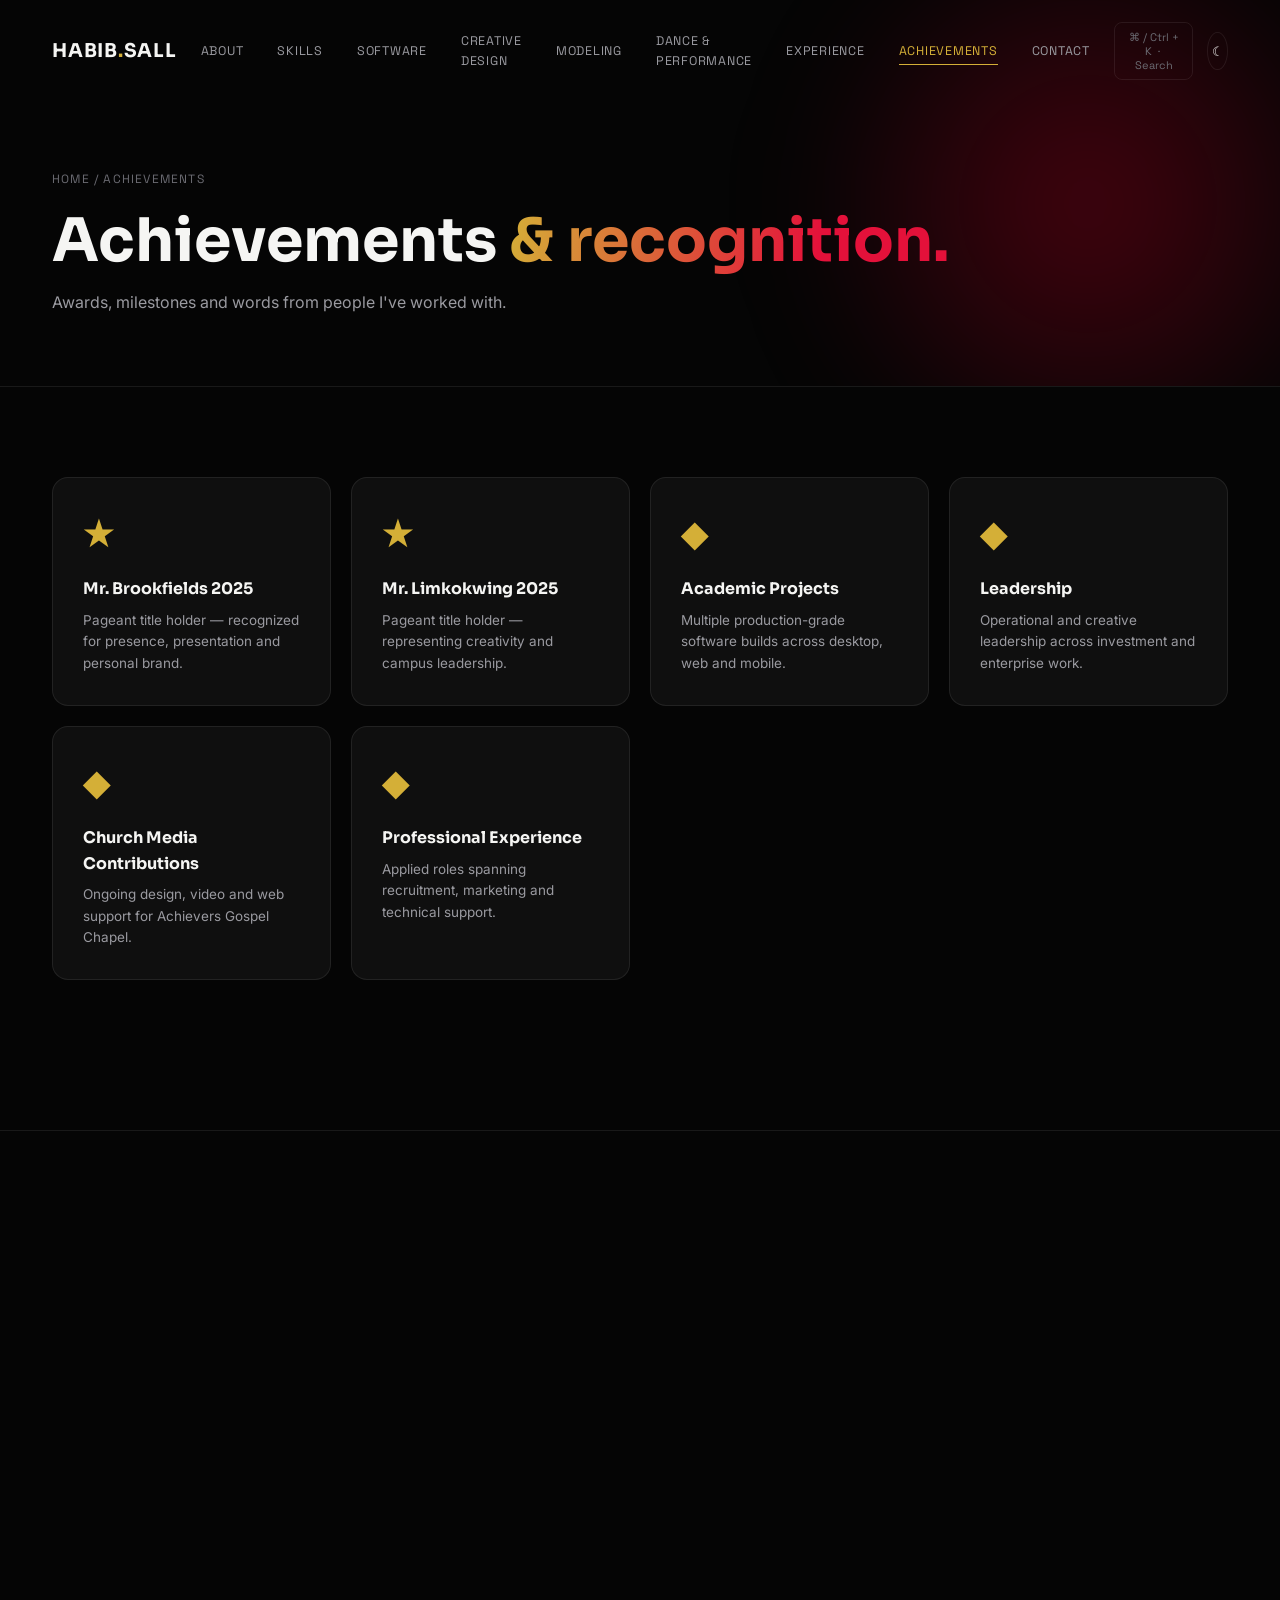
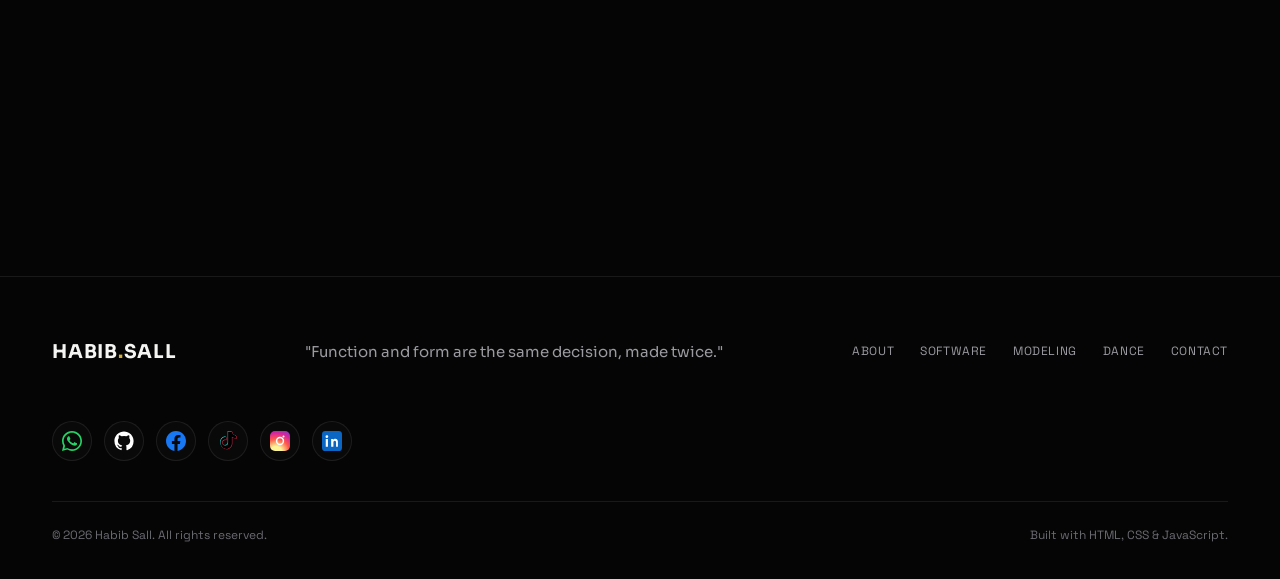
<file: achievements.html>
<!DOCTYPE html>
<html lang="en">
<head>
<meta charset="UTF-8">
<meta name="viewport" content="width=device-width, initial-scale=1.0">
<title>Achievements — Habib Sall</title>
<meta name="description" content="Awards, recognitions and testimonials for Habib Sall.">
<link rel="icon" type="image/jpeg" href="assets/images/logo.jpeg">
<meta property="og:type" content="website">
<meta property="og:title" content="Achievements — Habib Sall">
<meta property="og:description" content="Awards, recognitions and testimonials for Habib Sall.">
<meta property="og:url" content="https://habibsalltheprogrammer.github.io/portfolio/achievements.html">
<meta property="og:image" content="https://habibsalltheprogrammer.github.io/portfolio/assets/images/modeling/modeling-studio.jpg">
<meta property="og:site_name" content="Habib Sall">
<meta name="twitter:card" content="summary_large_image">
<meta name="twitter:title" content="Achievements — Habib Sall">
<meta name="twitter:description" content="Awards, recognitions and testimonials for Habib Sall.">
<meta name="twitter:image" content="https://habibsalltheprogrammer.github.io/portfolio/assets/images/modeling/modeling-studio.jpg">
<link rel="preconnect" href="https://fonts.googleapis.com">
<link rel="preconnect" href="https://fonts.gstatic.com" crossorigin>
<link href="https://fonts.googleapis.com/css2?family=Sora:wght@400;500;600;700;800&family=Space+Grotesk:wght@400;500;600;700&family=Inter:wght@400;500;600&display=swap" rel="stylesheet">
<link rel="stylesheet" href="css/style.css">
</head>
<body data-page="achievements">
<!-- ============ LOADER ============ -->
<div id="loader">
  <div class="loader-mark">HABIB<span>.</span>SALL</div>
  <div class="loader-bar" id="loader-bar"></div>
  <div class="loader-pct" id="loader-pct">0%</div>
</div>

<div id="scroll-progress"></div>
<div class="cursor-glow" id="cursor-glow"></div>
<!-- ============ NAVBAR ============ -->
<header id="navbar">
  <div class="container nav-inner">
    <a href="index.html" class="nav-logo">HABIB<span>.</span>SALL</a>
    <nav class="nav-links">
      <a href="about.html">About</a>
      <a href="skills.html">Skills</a>
      <a href="projects.html">Software</a>
      <a href="creative.html">Creative Design</a>
      <a href="modeling.html">Modeling</a>
      <a href="dance.html">Dance & Performance</a>
      <a href="experience.html">Experience</a>
      <a href="achievements.html" class="active">Achievements</a>
      <a href="contact.html">Contact</a>
    </nav>
    <div class="nav-actions">
      <button class="kbd-hint" id="cmdk-trigger">⌘ / Ctrl + K &nbsp;·&nbsp; Search</button>
      <button class="theme-toggle" id="theme-toggle" aria-label="Toggle theme">☾</button>
      <button class="nav-burger" id="nav-burger" aria-label="Open menu">☰</button>
    </div>
  </div>
</header>

<div id="mobile-nav">
  <button id="mobile-close" aria-label="Close menu">✕</button>
  <a href="about.html">About</a>
  <a href="skills.html">Skills</a>
  <a href="projects.html">Software</a>
  <a href="creative.html">Creative Design</a>
  <a href="modeling.html">Modeling</a>
  <a href="dance.html">Dance & Performance</a>
  <a href="experience.html">Experience</a>
  <a href="achievements.html" class="active">Achievements</a>
  <a href="contact.html">Contact</a>
</div>

<section class="page-hero">
  <div class="glow"></div>
  <div class="container">
    <div class="crumb"><a href="index.html">Home</a> / Achievements</div>
    <h1>Achievements <em>&amp; recognition.</em></h1>
    <p>Awards, milestones and words from people I've worked with.</p>
  </div>
</section>

<section id="achievements" class="section" style="border-top:none;padding-top:90px;">
  <div class="container">
    <div class="achievement-grid" data-reveal>
      <div class="achievement-card"><div class="num">★</div><h5>Mr. Brookfields 2025</h5><p>Pageant title holder — recognized for presence, presentation and personal brand.</p></div>
      <div class="achievement-card"><div class="num">★</div><h5>Mr. Limkokwing 2025</h5><p>Pageant title holder — representing creativity and campus leadership.</p></div>
      <div class="achievement-card"><div class="num">◆</div><h5>Academic Projects</h5><p>Multiple production-grade software builds across desktop, web and mobile.</p></div>
      <div class="achievement-card"><div class="num">◆</div><h5>Leadership</h5><p>Operational and creative leadership across investment and enterprise work.</p></div>
      <div class="achievement-card"><div class="num">◆</div><h5>Church Media Contributions</h5><p>Ongoing design, video and web support for Achievers Gospel Chapel.</p></div>
      <div class="achievement-card"><div class="num">◆</div><h5>Professional Experience</h5><p>Applied roles spanning recruitment, marketing and technical support.</p></div>
    </div>
  </div>
</section>

<section class="section">
  <div class="container">
    <div class="section-head" data-reveal style="margin-left:auto;margin-right:auto;text-align:center;">
      <div class="eyebrow" style="justify-content:center;">Chapter — Word of Mouth</div>
      <h2 class="section-title">Testimonials.</h2>
    </div>
    <div class="testimonial-wrap" data-reveal>
      <div id="testimonial-slides"><!-- rendered by main.js --></div>
      <div class="testimonial-dots" id="testimonial-dots"></div>
    </div>
    <p class="form-note" data-reveal style="text-align:center;margin-top:30px;">References from past supervisors and industry contacts are available on request.</p>
  </div>
</section>
<!-- ============ FOOTER ============ -->
<footer>
  <div class="container">
    <div class="footer-inner">
      <div class="nav-logo">HABIB<span>.</span>SALL</div>
      <p class="footer-quote">"Function and form are the same decision, made twice."</p>
      <div class="footer-links">
        <a href="about.html">About</a>
        <a href="projects.html">Software</a>
        <a href="modeling.html">Modeling</a>
        <a href="dance.html">Dance</a>
        <a href="contact.html">Contact</a>
      </div>
    <div class="footer-social">
  <a href="https://wa.me/23230193191" target="_blank" rel="noopener" aria-label="WhatsApp"><svg viewBox="0 0 24 24"><path fill="#25D366" d="M12 0C5.373 0 0 5.373 0 12c0 2.123.555 4.116 1.527 5.845L0 24l6.335-1.652A11.94 11.94 0 0012 24c6.627 0 12-5.373 12-12S18.627 0 12 0zm0 22a9.94 9.94 0 01-5.088-1.397l-.365-.217-3.76.98 1.003-3.66-.238-.377A9.945 9.945 0 012 12c0-5.514 4.486-10 10-10s10 4.486 10 10-4.486 10-10 10z"/><path fill="#25D366" d="M17.472 14.382c-.297-.149-1.758-.867-2.03-.967-.273-.099-.472-.148-.67.15-.198.297-.767.966-.94 1.164-.173.198-.347.223-.644.075-.297-.149-1.255-.462-2.39-1.475-.883-.788-1.48-1.761-1.653-2.059-.173-.297-.018-.458.13-.606.134-.133.298-.347.446-.52.149-.174.198-.298.298-.497.099-.198.05-.372-.025-.521-.075-.149-.669-1.612-.916-2.207-.242-.579-.487-.5-.669-.51l-.57-.01c-.198 0-.52.074-.792.372-.272.297-1.04 1.016-1.04 2.479 0 1.462 1.065 2.875 1.213 3.074.148.198 2.096 3.2 5.077 4.487.709.306 1.262.489 1.694.626.712.226 1.36.194 1.872.118.571-.085 1.758-.719 2.006-1.413.248-.694.248-1.289.173-1.413-.074-.124-.272-.198-.57-.347z"/></svg></a>
  <a href="https://github.com/habibsalltheprogrammer" target="_blank" rel="noopener" aria-label="GitHub"><svg viewBox="0 0 24 24"><path fill="#ffffff" d="M12 .5C5.73.5.5 5.73.5 12a11.5 11.5 0 007.86 10.94c.58.1.79-.25.79-.56 0-.27-.01-1-.02-1.96-3.2.7-3.88-1.54-3.88-1.54-.53-1.33-1.28-1.69-1.28-1.69-1.05-.72.08-.7.08-.7 1.16.08 1.77 1.19 1.77 1.19 1.03 1.77 2.7 1.26 3.36.96.1-.75.4-1.26.73-1.55-2.55-.29-5.24-1.28-5.24-5.7 0-1.26.45-2.29 1.19-3.1-.12-.29-.52-1.46.11-3.05 0 0 .97-.31 3.18 1.18a11 11 0 015.8 0c2.2-1.49 3.17-1.18 3.17-1.18.64 1.59.24 2.76.12 3.05.74.81 1.18 1.84 1.18 3.1 0 4.43-2.69 5.41-5.25 5.7.41.36.78 1.08.78 2.17 0 1.57-.01 2.83-.01 3.22 0 .31.2.67.8.56A11.5 11.5 0 0023.5 12C23.5 5.73 18.27.5 12 .5z"/></svg></a>
  <a href="https://www.facebook.com/habib.sall.35" target="_blank" rel="noopener" aria-label="Facebook"><svg viewBox="0 0 24 24"><path fill="#1877F2" d="M24 12.07C24 5.4 18.63 0 12 0S0 5.4 0 12.07C0 18.1 4.39 23.09 10.13 24v-8.44H7.08v-3.49h3.05V9.41c0-3.02 1.79-4.7 4.53-4.7 1.31 0 2.68.24 2.68.24v2.97h-1.51c-1.49 0-1.95.93-1.95 1.89v2.26h3.32l-.53 3.49h-2.79V24C19.61 23.09 24 18.1 24 12.07z"/></svg></a>
  <a href="https://www.tiktok.com/@officialicekidsal" target="_blank" rel="noopener" aria-label="TikTok"><svg viewBox="0 0 24 24"><path fill="#25F4EE" d="M13.5.4h3.2c.2 1.5.9 2.8 2 3.7a6 6 0 003.3 1.3v3.3a9.3 9.3 0 01-3.5-.8 9.6 9.6 0 01-1.8-1.1v7.6c0 3.8-3.1 6.9-6.9 6.9S3 17.4 3 13.6c0-3.7 2.9-6.7 6.6-6.9v3.4a3.5 3.5 0 00-1-.14 3.5 3.5 0 100 7 3.5 3.5 0 003.5-3.5V.4z" transform="translate(-0.45,-0.3)"/><path fill="#FE2C55" d="M13.5.7h3.2c.2 1.5.9 2.8 2 3.7a6 6 0 003.3 1.3v3.3a9.3 9.3 0 01-3.5-.8 9.6 9.6 0 01-1.8-1.1v7.6c0 3.8-3.1 6.9-6.9 6.9S3 18 3 14.2c0-3.7 2.9-6.7 6.6-6.9v3.4a3.5 3.5 0 00-1-.14 3.5 3.5 0 100 7 3.5 3.5 0 003.5-3.5V.7z" transform="translate(0.45,0.3)"/><path fill="#000000" d="M13.5.55h3.2c.2 1.5.9 2.8 2 3.7a6 6 0 003.3 1.3v3.3a9.3 9.3 0 01-3.5-.8 9.6 9.6 0 01-1.8-1.1v7.6c0 3.8-3.1 6.9-6.9 6.9S3 17.7 3 13.9c0-3.7 2.9-6.7 6.6-6.9v3.4a3.5 3.5 0 00-1-.14 3.5 3.5 0 100 7 3.5 3.5 0 003.5-3.5V.55z"/></svg></a>
  <a href="https://www.instagram.com/official_icekid_sall" target="_blank" rel="noopener" aria-label="Instagram"><svg viewBox="0 0 24 24"><defs><radialGradient id="igGrad2" cx="30%" cy="107%" r="150%"><stop offset="0%" stop-color="#fdf497"/><stop offset="20%" stop-color="#fdf497"/><stop offset="45%" stop-color="#fd5949"/><stop offset="65%" stop-color="#d6249f"/><stop offset="100%" stop-color="#285AEB"/></radialGradient></defs><rect width="24" height="24" rx="6" fill="url(#igGrad2)"/><path fill="#fff" d="M12 7a5 5 0 100 10 5 5 0 000-10zm0 8.2a3.2 3.2 0 110-6.4 3.2 3.2 0 010 6.4zM17.4 6.6a1.17 1.17 0 11-2.34 0 1.17 1.17 0 012.34 0z"/></svg></a>
  <a href="https://www.linkedin.com/in/habib-sall-932721330" target="_blank" rel="noopener" aria-label="LinkedIn"><svg viewBox="0 0 24 24"><rect width="24" height="24" rx="4" fill="#0A66C2"/><path fill="#fff" d="M7.12 9.5H4.5V19h2.62V9.5zM5.81 8.31A1.56 1.56 0 105.8 5.2a1.56 1.56 0 000 3.12zM19.5 19h-2.62v-5.16c0-1.23-.44-2.07-1.54-2.07-.84 0-1.34.57-1.56 1.12-.08.2-.1.47-.1.75V19H11V9.5h2.51v1.15c.36-.55 1-1.34 2.44-1.34 1.78 0 3.11 1.16 3.11 3.66V19z"/></svg></a>
</div>
</div>
    <div class="footer-bottom">
      <span>© <span id="year"></span> Habib Sall. All rights reserved.</span>
      <span>Built with HTML, CSS &amp; JavaScript.</span>
    </div>
  </div>
</footer>

<button id="back-to-top" aria-label="Back to top">↑</button>

<!-- ============ LIGHTBOX ============ -->
<div id="lightbox">
  <button id="lightbox-close" aria-label="Close preview">✕</button>
  <div class="lightbox-box">
    <div class="ph">◈</div>
    <p id="lightbox-label">Untitled piece</p>
  </div>
</div>

<!-- ============ COMMAND PALETTE ============ -->
<div id="cmdk-backdrop">
  <div class="cmdk">
    <input id="cmdk-input" type="text" placeholder="Type a command or search…" autocomplete="off">
    <div class="cmdk-list" id="cmdk-list"></div>
  </div>
</div>

<!-- ============ VIDEO LIGHTBOX ============ -->
<div id="video-lightbox">
  <button id="video-lightbox-close" aria-label="Close video">✕</button>
  <div class="video-lightbox-box">
    <div class="player">
      <div class="play-btn"></div>
      <small>Video placeholder — replace with a real &lt;video&gt; source or embed once footage is uploaded.</small>
    </div>
    <p id="video-lightbox-label">Untitled performance</p>
  </div>
</div>

<script src="js/data.js"></script>
<script src="js/main.js"></script>
</body>
</html>
</file>
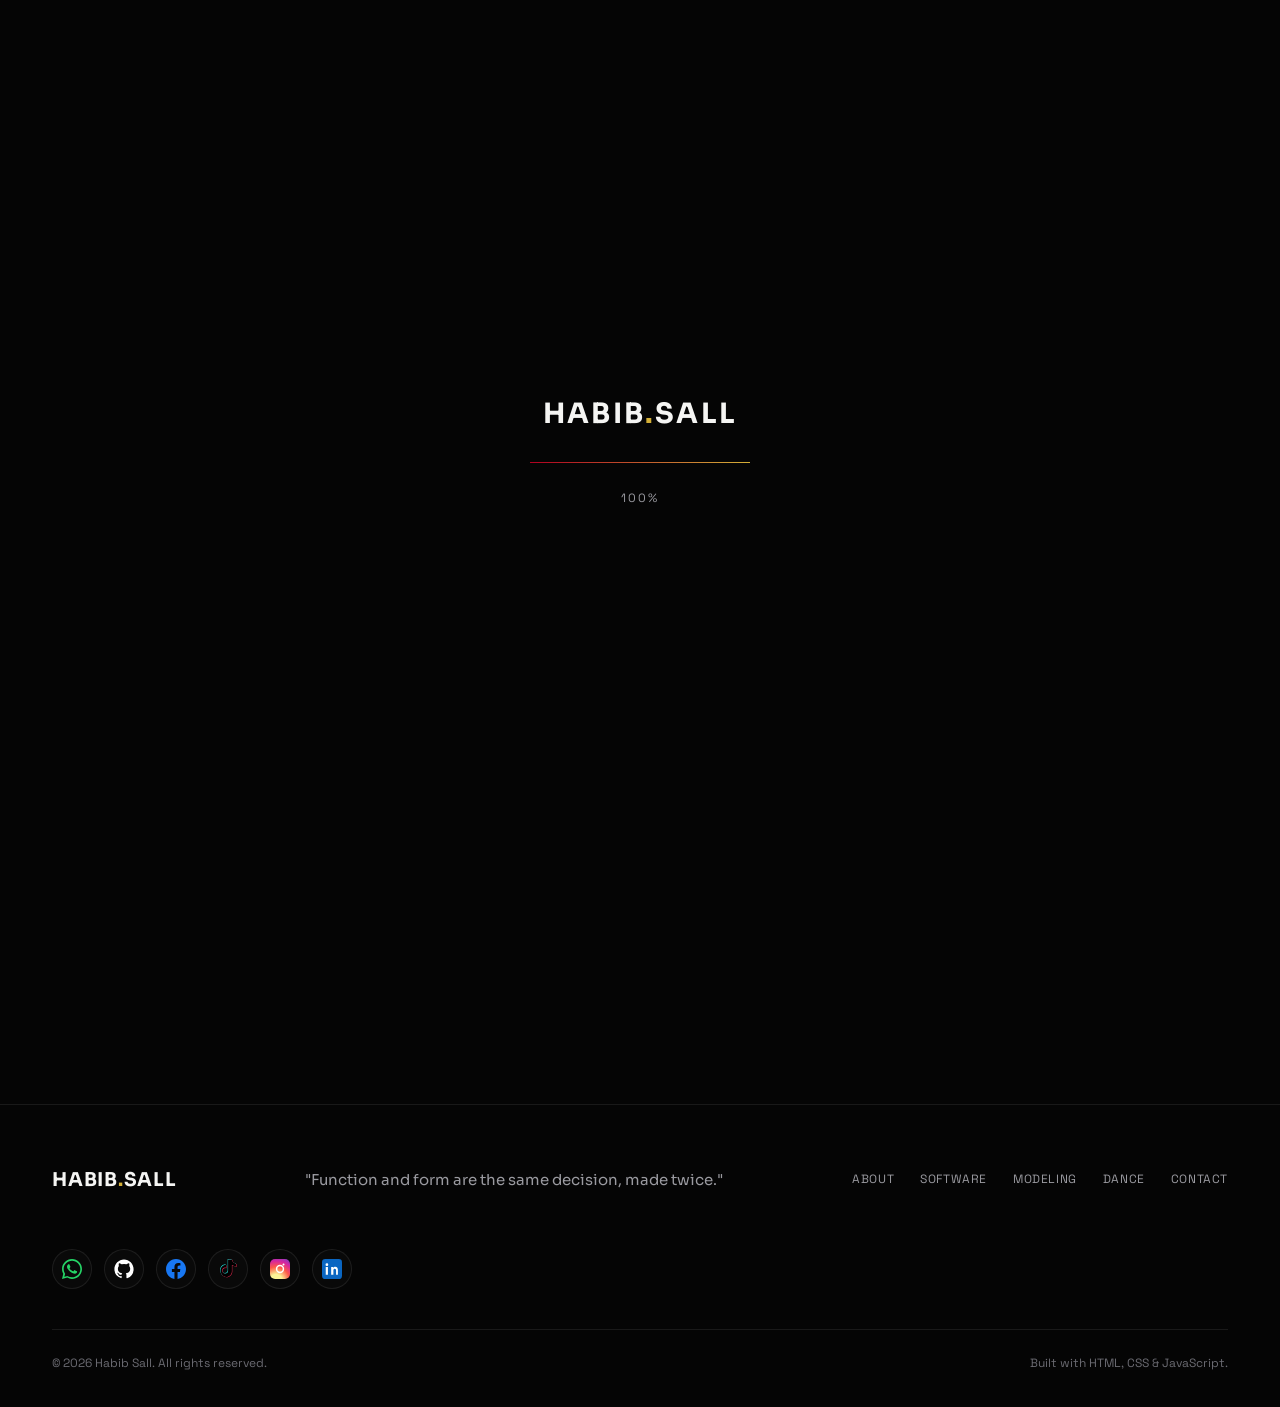
<file: contact.html>
<!DOCTYPE html>
<html lang="en">
<head>
<meta charset="UTF-8">
<meta name="viewport" content="width=device-width, initial-scale=1.0">
<title>Contact — Habib Sall</title>
<meta name="description" content="Get in touch with Habib Sall for software engineering, design, modeling or performance collaborations.">
<link rel="icon" type="image/jpeg" href="assets/images/logo.jpeg">
<meta property="og:type" content="website">
<meta property="og:title" content="Contact — Habib Sall">
<meta property="og:description" content="Get in touch with Habib Sall for software engineering, design, modeling or performance collaborations.">
<meta property="og:url" content="https://habibsalltheprogrammer.github.io/portfolio/contact.html">
<meta property="og:image" content="https://habibsalltheprogrammer.github.io/portfolio/assets/images/profile.jpg">
<meta property="og:site_name" content="Habib Sall">
<meta name="twitter:card" content="summary_large_image">
<meta name="twitter:title" content="Contact — Habib Sall">
<meta name="twitter:description" content="Get in touch with Habib Sall for software engineering, design, modeling or performance collaborations.">
<meta name="twitter:image" content="https://habibsalltheprogrammer.github.io/portfolio/assets/images/profile.jpg">
<link rel="preconnect" href="https://fonts.googleapis.com">
<link rel="preconnect" href="https://fonts.gstatic.com" crossorigin>
<link href="https://fonts.googleapis.com/css2?family=Sora:wght@400;500;600;700;800&family=Space+Grotesk:wght@400;500;600;700&family=Inter:wght@400;500;600&display=swap" rel="stylesheet">
<link rel="stylesheet" href="css/style.css">
</head>
<body data-page="contact">
<!-- ============ LOADER ============ -->
<div id="loader">
  <div class="loader-mark">HABIB<span>.</span>SALL</div>
  <div class="loader-bar" id="loader-bar"></div>
  <div class="loader-pct" id="loader-pct">0%</div>
</div>

<div id="scroll-progress"></div>
<div class="cursor-glow" id="cursor-glow"></div>
<!-- ============ NAVBAR ============ -->
<header id="navbar">
  <div class="container nav-inner">
    <a href="index.html" class="nav-logo">HABIB<span>.</span>SALL</a>
    <nav class="nav-links">
      <a href="about.html">About</a>
      <a href="skills.html">Skills</a>
      <a href="projects.html">Software</a>
      <a href="creative.html">Creative Design</a>
      <a href="modeling.html">Modeling</a>
      <a href="dance.html">Dance & Performance</a>
      <a href="experience.html">Experience</a>
      <a href="achievements.html">Achievements</a>
      <a href="contact.html" class="active">Contact</a>
    </nav>
    <div class="nav-actions">
      <button class="kbd-hint" id="cmdk-trigger">⌘ / Ctrl + K &nbsp;·&nbsp; Search</button>
      <button class="theme-toggle" id="theme-toggle" aria-label="Toggle theme">☾</button>
      <button class="nav-burger" id="nav-burger" aria-label="Open menu">☰</button>
    </div>
  </div>
</header>

<div id="mobile-nav">
  <button id="mobile-close" aria-label="Close menu">✕</button>
  <a href="about.html">About</a>
  <a href="skills.html">Skills</a>
  <a href="projects.html">Software</a>
  <a href="creative.html">Creative Design</a>
  <a href="modeling.html">Modeling</a>
  <a href="dance.html">Dance & Performance</a>
  <a href="experience.html">Experience</a>
  <a href="achievements.html">Achievements</a>
  <a href="contact.html" class="active">Contact</a>
</div>

<section class="page-hero">
  <div class="glow"></div>
  <div class="container">
    <div class="crumb"><a href="index.html">Home</a> / Contact</div>
    <h1>Let's build <em>something great.</em></h1>
    <p>Open to software engineering roles, creative collaborations, brand work, modeling and performance bookings.</p>
  </div>
</section>

<section id="contact" class="section" style="border-top:none;padding-top:90px;">
  <div class="container">
    <div class="contact-grid">
      <div class="contact-info" data-reveal>
        <h3>Say hello</h3>
        <p>Reach out through any channel below and I'll get back to you shortly.</p>
        <div class="contact-list">
          <a href="mailto:habibsall772@gmail.com"><span class="ico">✉</span> habibsall772@gmail.com</a>
          <a href="tel:+23230193191"><span class="ico">☎</span> +232 30 193191</a>
          <a href="tel:+23276214343"><span class="ico">☎</span> +232 76 214343</a>
          <a href="https://github.com/habibsalltheprogrammer" target="_blank" rel="noopener"><span class="ico">⌥</span> github.com/habibsalltheprogrammer</a>
          <a href="https://www.linkedin.com/in/habib-sall-932721330" target="_blank" rel="noopener"><span class="ico">in</span> linkedin.com/in/habib-sall</a>
        </div>
        <div class="social-row">
          <a href="https://wa.me/23230193191" target="_blank" rel="noopener" aria-label="WhatsApp"><svg viewBox="0 0 24 24"><path fill="#25D366" d="M12 0C5.373 0 0 5.373 0 12c0 2.123.555 4.116 1.527 5.845L0 24l6.335-1.652A11.94 11.94 0 0012 24c6.627 0 12-5.373 12-12S18.627 0 12 0zm0 22a9.94 9.94 0 01-5.088-1.397l-.365-.217-3.76.98 1.003-3.66-.238-.377A9.945 9.945 0 012 12c0-5.514 4.486-10 10-10s10 4.486 10 10-4.486 10-10 10z"/><path fill="#25D366" d="M17.472 14.382c-.297-.149-1.758-.867-2.03-.967-.273-.099-.472-.148-.67.15-.198.297-.767.966-.94 1.164-.173.198-.347.223-.644.075-.297-.149-1.255-.462-2.39-1.475-.883-.788-1.48-1.761-1.653-2.059-.173-.297-.018-.458.13-.606.134-.133.298-.347.446-.52.149-.174.198-.298.298-.497.099-.198.05-.372-.025-.521-.075-.149-.669-1.612-.916-2.207-.242-.579-.487-.5-.669-.51l-.57-.01c-.198 0-.52.074-.792.372-.272.297-1.04 1.016-1.04 2.479 0 1.462 1.065 2.875 1.213 3.074.148.198 2.096 3.2 5.077 4.487.709.306 1.262.489 1.694.626.712.226 1.36.194 1.872.118.571-.085 1.758-.719 2.006-1.413.248-.694.248-1.289.173-1.413-.074-.124-.272-.198-.57-.347z"/></svg></a>
  <a href="https://github.com/habibsalltheprogrammer" target="_blank" rel="noopener" aria-label="GitHub"><svg viewBox="0 0 24 24"><path fill="#ffffff" d="M12 .5C5.73.5.5 5.73.5 12a11.5 11.5 0 007.86 10.94c.58.1.79-.25.79-.56 0-.27-.01-1-.02-1.96-3.2.7-3.88-1.54-3.88-1.54-.53-1.33-1.28-1.69-1.28-1.69-1.05-.72.08-.7.08-.7 1.16.08 1.77 1.19 1.77 1.19 1.03 1.77 2.7 1.26 3.36.96.1-.75.4-1.26.73-1.55-2.55-.29-5.24-1.28-5.24-5.7 0-1.26.45-2.29 1.19-3.1-.12-.29-.52-1.46.11-3.05 0 0 .97-.31 3.18 1.18a11 11 0 015.8 0c2.2-1.49 3.17-1.18 3.17-1.18.64 1.59.24 2.76.12 3.05.74.81 1.18 1.84 1.18 3.1 0 4.43-2.69 5.41-5.25 5.7.41.36.78 1.08.78 2.17 0 1.57-.01 2.83-.01 3.22 0 .31.2.67.8.56A11.5 11.5 0 0023.5 12C23.5 5.73 18.27.5 12 .5z"/></svg></a>
  <a href="https://www.facebook.com/habib.sall.35" target="_blank" rel="noopener" aria-label="Facebook"><svg viewBox="0 0 24 24"><path fill="#1877F2" d="M24 12.07C24 5.4 18.63 0 12 0S0 5.4 0 12.07C0 18.1 4.39 23.09 10.13 24v-8.44H7.08v-3.49h3.05V9.41c0-3.02 1.79-4.7 4.53-4.7 1.31 0 2.68.24 2.68.24v2.97h-1.51c-1.49 0-1.95.93-1.95 1.89v2.26h3.32l-.53 3.49h-2.79V24C19.61 23.09 24 18.1 24 12.07z"/></svg></a>
  <a href="https://www.tiktok.com/@officialicekidsal" target="_blank" rel="noopener" aria-label="TikTok"><svg viewBox="0 0 24 24"><path fill="#25F4EE" d="M13.5.4h3.2c.2 1.5.9 2.8 2 3.7a6 6 0 003.3 1.3v3.3a9.3 9.3 0 01-3.5-.8 9.6 9.6 0 01-1.8-1.1v7.6c0 3.8-3.1 6.9-6.9 6.9S3 17.4 3 13.6c0-3.7 2.9-6.7 6.6-6.9v3.4a3.5 3.5 0 00-1-.14 3.5 3.5 0 100 7 3.5 3.5 0 003.5-3.5V.4z" transform="translate(-0.45,-0.3)"/><path fill="#FE2C55" d="M13.5.7h3.2c.2 1.5.9 2.8 2 3.7a6 6 0 003.3 1.3v3.3a9.3 9.3 0 01-3.5-.8 9.6 9.6 0 01-1.8-1.1v7.6c0 3.8-3.1 6.9-6.9 6.9S3 18 3 14.2c0-3.7 2.9-6.7 6.6-6.9v3.4a3.5 3.5 0 00-1-.14 3.5 3.5 0 100 7 3.5 3.5 0 003.5-3.5V.7z" transform="translate(0.45,0.3)"/><path fill="#000000" d="M13.5.55h3.2c.2 1.5.9 2.8 2 3.7a6 6 0 003.3 1.3v3.3a9.3 9.3 0 01-3.5-.8 9.6 9.6 0 01-1.8-1.1v7.6c0 3.8-3.1 6.9-6.9 6.9S3 17.7 3 13.9c0-3.7 2.9-6.7 6.6-6.9v3.4a3.5 3.5 0 00-1-.14 3.5 3.5 0 100 7 3.5 3.5 0 003.5-3.5V.55z"/></svg></a>
  <a href="https://www.instagram.com/official_icekid_sall" target="_blank" rel="noopener" aria-label="Instagram"><svg viewBox="0 0 24 24"><defs><radialGradient id="igGrad4" cx="30%" cy="107%" r="150%"><stop offset="0%" stop-color="#fdf497"/><stop offset="20%" stop-color="#fdf497"/><stop offset="45%" stop-color="#fd5949"/><stop offset="65%" stop-color="#d6249f"/><stop offset="100%" stop-color="#285AEB"/></radialGradient></defs><rect width="24" height="24" rx="6" fill="url(#igGrad4)"/><path fill="#fff" d="M12 7a5 5 0 100 10 5 5 0 000-10zm0 8.2a3.2 3.2 0 110-6.4 3.2 3.2 0 010 6.4zM17.4 6.6a1.17 1.17 0 11-2.34 0 1.17 1.17 0 012.34 0z"/></svg></a>
  <a href="https://www.linkedin.com/in/habib-sall-932721330" target="_blank" rel="noopener" aria-label="LinkedIn"><svg viewBox="0 0 24 24"><rect width="24" height="24" rx="4" fill="#0A66C2"/><path fill="#fff" d="M7.12 9.5H4.5V19h2.62V9.5zM5.81 8.31A1.56 1.56 0 105.8 5.2a1.56 1.56 0 000 3.12zM19.5 19h-2.62v-5.16c0-1.23-.44-2.07-1.54-2.07-.84 0-1.34.57-1.56 1.12-.08.2-.1.47-.1.75V19H11V9.5h2.51v1.15c.36-.55 1-1.34 2.44-1.34 1.78 0 3.11 1.16 3.11 3.66V19z"/></svg></a>
        </div>
      </div>
      <form class="contact-form" id="contact-form" action="https://formspree.io/f/YOUR_FORM_ID" method="POST" data-reveal data-reveal-delay="2">
        <div class="form-field"><label for="f-name">Name</label><input id="f-name" name="name" type="text" required placeholder="Your full name"></div>
        <div class="form-field"><label for="f-email">Email</label><input id="f-email" name="email" type="email" required placeholder="you@example.com"></div>
        <div class="form-field"><label for="f-msg">Message</label><textarea id="f-msg" name="message" required placeholder="Tell me about your project..."></textarea></div>
        <input type="hidden" name="_subject" value="New message from habibsall.com">
        <input type="text" name="_gotcha" style="display:none" tabindex="-1" autocomplete="off">
        <button type="submit" class="btn btn-primary" style="width:100%;justify-content:center;">Send Message</button>
        <p class="form-note" id="form-status">Messages are delivered straight to my inbox via Formspree.</p>
      </form>
    </div>
  </div>
</section>
<!-- ============ FOOTER ============ -->
<footer>
  <div class="container">
    <div class="footer-inner">
      <div class="nav-logo">HABIB<span>.</span>SALL</div>
      <p class="footer-quote">"Function and form are the same decision, made twice."</p>
      <div class="footer-links">
        <a href="about.html">About</a>
        <a href="projects.html">Software</a>
        <a href="modeling.html">Modeling</a>
        <a href="dance.html">Dance</a>
        <a href="contact.html">Contact</a>
      </div>
    <div class="footer-social">
  <a href="https://wa.me/23230193191" target="_blank" rel="noopener" aria-label="WhatsApp"><svg viewBox="0 0 24 24"><path fill="#25D366" d="M12 0C5.373 0 0 5.373 0 12c0 2.123.555 4.116 1.527 5.845L0 24l6.335-1.652A11.94 11.94 0 0012 24c6.627 0 12-5.373 12-12S18.627 0 12 0zm0 22a9.94 9.94 0 01-5.088-1.397l-.365-.217-3.76.98 1.003-3.66-.238-.377A9.945 9.945 0 012 12c0-5.514 4.486-10 10-10s10 4.486 10 10-4.486 10-10 10z"/><path fill="#25D366" d="M17.472 14.382c-.297-.149-1.758-.867-2.03-.967-.273-.099-.472-.148-.67.15-.198.297-.767.966-.94 1.164-.173.198-.347.223-.644.075-.297-.149-1.255-.462-2.39-1.475-.883-.788-1.48-1.761-1.653-2.059-.173-.297-.018-.458.13-.606.134-.133.298-.347.446-.52.149-.174.198-.298.298-.497.099-.198.05-.372-.025-.521-.075-.149-.669-1.612-.916-2.207-.242-.579-.487-.5-.669-.51l-.57-.01c-.198 0-.52.074-.792.372-.272.297-1.04 1.016-1.04 2.479 0 1.462 1.065 2.875 1.213 3.074.148.198 2.096 3.2 5.077 4.487.709.306 1.262.489 1.694.626.712.226 1.36.194 1.872.118.571-.085 1.758-.719 2.006-1.413.248-.694.248-1.289.173-1.413-.074-.124-.272-.198-.57-.347z"/></svg></a>
  <a href="https://github.com/habibsalltheprogrammer" target="_blank" rel="noopener" aria-label="GitHub"><svg viewBox="0 0 24 24"><path fill="#ffffff" d="M12 .5C5.73.5.5 5.73.5 12a11.5 11.5 0 007.86 10.94c.58.1.79-.25.79-.56 0-.27-.01-1-.02-1.96-3.2.7-3.88-1.54-3.88-1.54-.53-1.33-1.28-1.69-1.28-1.69-1.05-.72.08-.7.08-.7 1.16.08 1.77 1.19 1.77 1.19 1.03 1.77 2.7 1.26 3.36.96.1-.75.4-1.26.73-1.55-2.55-.29-5.24-1.28-5.24-5.7 0-1.26.45-2.29 1.19-3.1-.12-.29-.52-1.46.11-3.05 0 0 .97-.31 3.18 1.18a11 11 0 015.8 0c2.2-1.49 3.17-1.18 3.17-1.18.64 1.59.24 2.76.12 3.05.74.81 1.18 1.84 1.18 3.1 0 4.43-2.69 5.41-5.25 5.7.41.36.78 1.08.78 2.17 0 1.57-.01 2.83-.01 3.22 0 .31.2.67.8.56A11.5 11.5 0 0023.5 12C23.5 5.73 18.27.5 12 .5z"/></svg></a>
  <a href="https://www.facebook.com/habib.sall.35" target="_blank" rel="noopener" aria-label="Facebook"><svg viewBox="0 0 24 24"><path fill="#1877F2" d="M24 12.07C24 5.4 18.63 0 12 0S0 5.4 0 12.07C0 18.1 4.39 23.09 10.13 24v-8.44H7.08v-3.49h3.05V9.41c0-3.02 1.79-4.7 4.53-4.7 1.31 0 2.68.24 2.68.24v2.97h-1.51c-1.49 0-1.95.93-1.95 1.89v2.26h3.32l-.53 3.49h-2.79V24C19.61 23.09 24 18.1 24 12.07z"/></svg></a>
  <a href="https://www.tiktok.com/@officialicekidsal" target="_blank" rel="noopener" aria-label="TikTok"><svg viewBox="0 0 24 24"><path fill="#25F4EE" d="M13.5.4h3.2c.2 1.5.9 2.8 2 3.7a6 6 0 003.3 1.3v3.3a9.3 9.3 0 01-3.5-.8 9.6 9.6 0 01-1.8-1.1v7.6c0 3.8-3.1 6.9-6.9 6.9S3 17.4 3 13.6c0-3.7 2.9-6.7 6.6-6.9v3.4a3.5 3.5 0 00-1-.14 3.5 3.5 0 100 7 3.5 3.5 0 003.5-3.5V.4z" transform="translate(-0.45,-0.3)"/><path fill="#FE2C55" d="M13.5.7h3.2c.2 1.5.9 2.8 2 3.7a6 6 0 003.3 1.3v3.3a9.3 9.3 0 01-3.5-.8 9.6 9.6 0 01-1.8-1.1v7.6c0 3.8-3.1 6.9-6.9 6.9S3 18 3 14.2c0-3.7 2.9-6.7 6.6-6.9v3.4a3.5 3.5 0 00-1-.14 3.5 3.5 0 100 7 3.5 3.5 0 003.5-3.5V.7z" transform="translate(0.45,0.3)"/><path fill="#000000" d="M13.5.55h3.2c.2 1.5.9 2.8 2 3.7a6 6 0 003.3 1.3v3.3a9.3 9.3 0 01-3.5-.8 9.6 9.6 0 01-1.8-1.1v7.6c0 3.8-3.1 6.9-6.9 6.9S3 17.7 3 13.9c0-3.7 2.9-6.7 6.6-6.9v3.4a3.5 3.5 0 00-1-.14 3.5 3.5 0 100 7 3.5 3.5 0 003.5-3.5V.55z"/></svg></a>
  <a href="https://www.instagram.com/official_icekid_sall" target="_blank" rel="noopener" aria-label="Instagram"><svg viewBox="0 0 24 24"><defs><radialGradient id="igGrad3" cx="30%" cy="107%" r="150%"><stop offset="0%" stop-color="#fdf497"/><stop offset="20%" stop-color="#fdf497"/><stop offset="45%" stop-color="#fd5949"/><stop offset="65%" stop-color="#d6249f"/><stop offset="100%" stop-color="#285AEB"/></radialGradient></defs><rect width="24" height="24" rx="6" fill="url(#igGrad3)"/><path fill="#fff" d="M12 7a5 5 0 100 10 5 5 0 000-10zm0 8.2a3.2 3.2 0 110-6.4 3.2 3.2 0 010 6.4zM17.4 6.6a1.17 1.17 0 11-2.34 0 1.17 1.17 0 012.34 0z"/></svg></a>
  <a href="https://www.linkedin.com/in/habib-sall-932721330" target="_blank" rel="noopener" aria-label="LinkedIn"><svg viewBox="0 0 24 24"><rect width="24" height="24" rx="4" fill="#0A66C2"/><path fill="#fff" d="M7.12 9.5H4.5V19h2.62V9.5zM5.81 8.31A1.56 1.56 0 105.8 5.2a1.56 1.56 0 000 3.12zM19.5 19h-2.62v-5.16c0-1.23-.44-2.07-1.54-2.07-.84 0-1.34.57-1.56 1.12-.08.2-.1.47-.1.75V19H11V9.5h2.51v1.15c.36-.55 1-1.34 2.44-1.34 1.78 0 3.11 1.16 3.11 3.66V19z"/></svg></a>
</div>
</div>
    <div class="footer-bottom">
      <span>© <span id="year"></span> Habib Sall. All rights reserved.</span>
      <span>Built with HTML, CSS &amp; JavaScript.</span>
    </div>
  </div>
</footer>

<button id="back-to-top" aria-label="Back to top">↑</button>

<!-- ============ LIGHTBOX ============ -->
<div id="lightbox">
  <button id="lightbox-close" aria-label="Close preview">✕</button>
  <div class="lightbox-box">
    <div class="ph">◈</div>
    <p id="lightbox-label">Untitled piece</p>
  </div>
</div>

<!-- ============ COMMAND PALETTE ============ -->
<div id="cmdk-backdrop">
  <div class="cmdk">
    <input id="cmdk-input" type="text" placeholder="Type a command or search…" autocomplete="off">
    <div class="cmdk-list" id="cmdk-list"></div>
  </div>
</div>

<!-- ============ VIDEO LIGHTBOX ============ -->
<div id="video-lightbox">
  <button id="video-lightbox-close" aria-label="Close video">✕</button>
  <div class="video-lightbox-box">
    <div class="player">
      <div class="play-btn"></div>
      <small>Video placeholder — replace with a real &lt;video&gt; source or embed once footage is uploaded.</small>
    </div>
    <p id="video-lightbox-label">Untitled performance</p>
  </div>
</div>

<script src="js/data.js"></script>
<script src="js/main.js"></script>
</body>
</html>
</file>
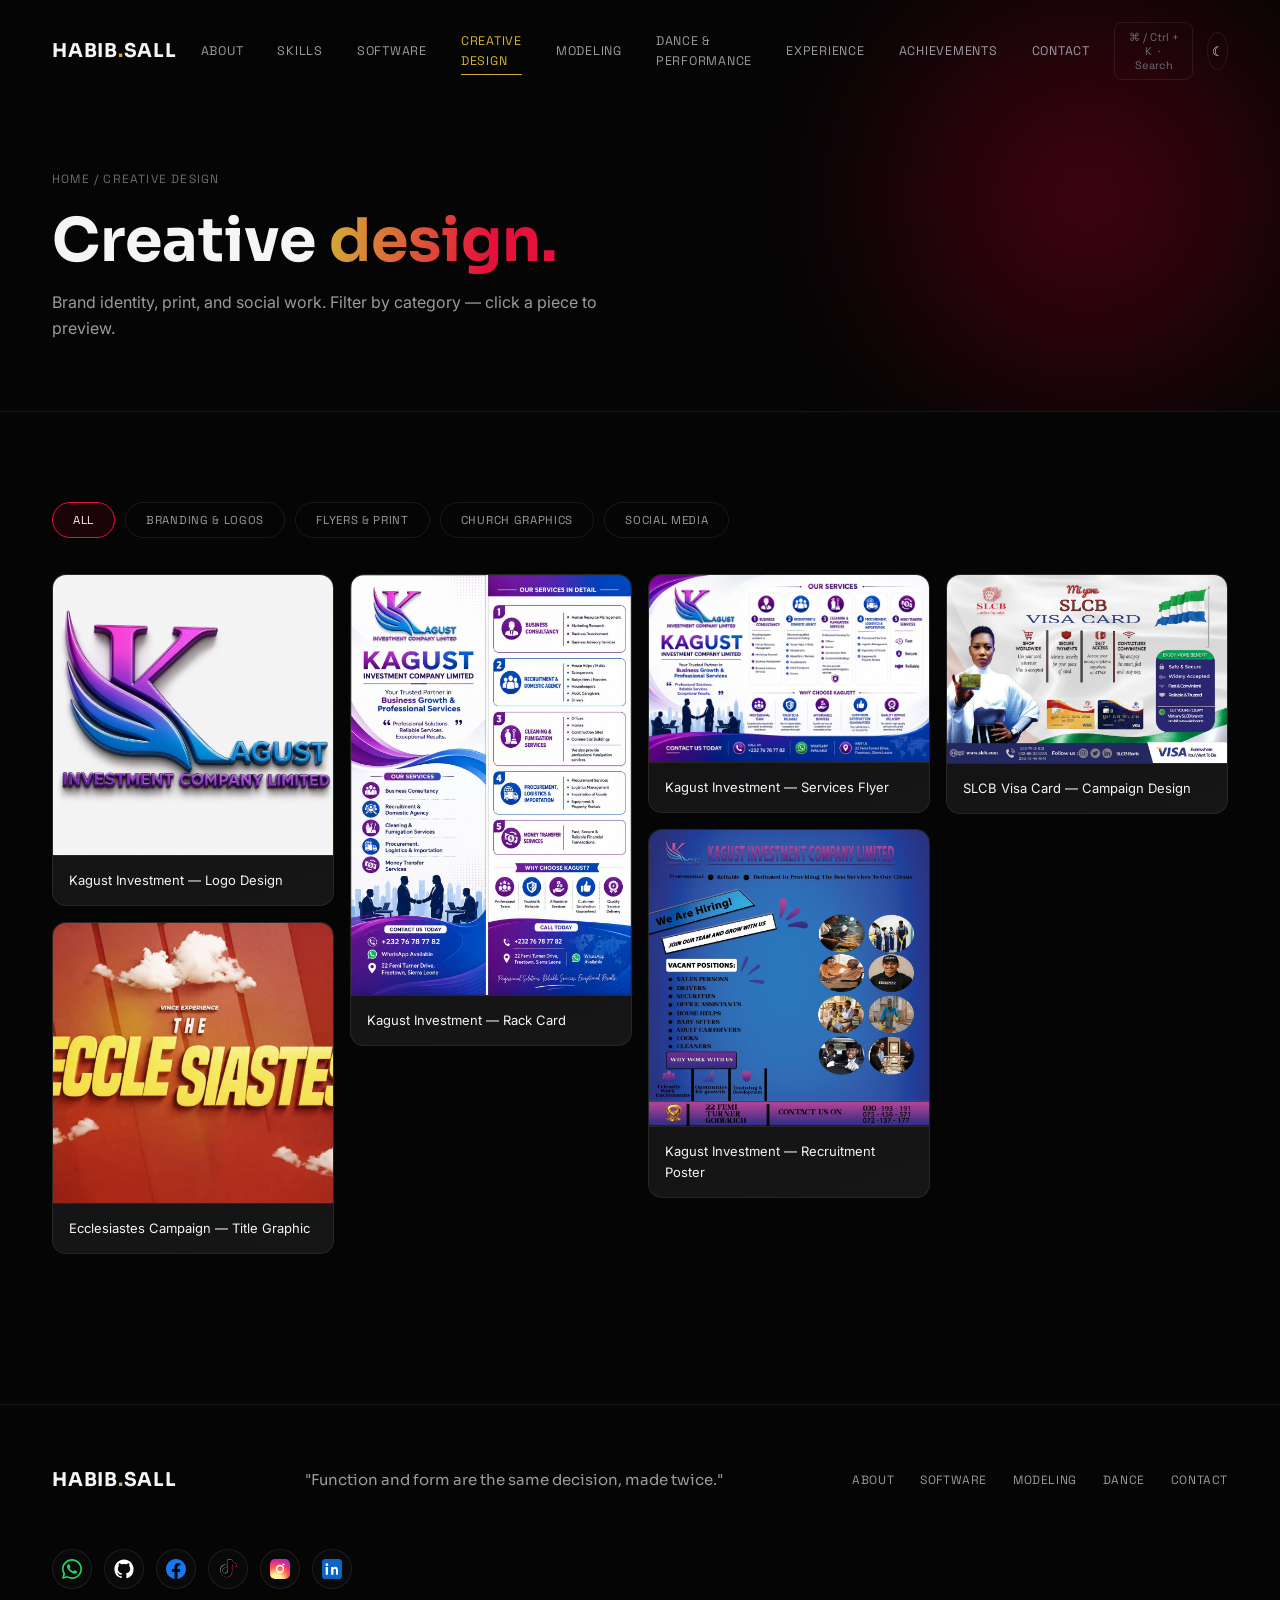
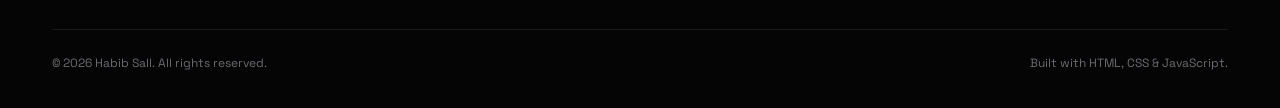
<file: creative.html>
<!DOCTYPE html>
<html lang="en">
<head>
<meta charset="UTF-8">
<meta name="viewport" content="width=device-width, initial-scale=1.0">
<title>Creative Design — Habib Sall</title>
<meta name="description" content="Branding, print and social media design work from Habib Sall's creative portfolio.">
<link rel="icon" type="image/jpeg" href="assets/images/logo.jpeg">
<meta property="og:type" content="website">
<meta property="og:title" content="Creative Design — Habib Sall">
<meta property="og:description" content="Branding, print and social media design work from Habib Sall's creative portfolio.">
<meta property="og:url" content="https://habibsalltheprogrammer.github.io/portfolio/creative.html">
<meta property="og:image" content="https://habibsalltheprogrammer.github.io/portfolio/assets/images/creative/creative-05.jpg">
<meta property="og:site_name" content="Habib Sall">
<meta name="twitter:card" content="summary_large_image">
<meta name="twitter:title" content="Creative Design — Habib Sall">
<meta name="twitter:description" content="Branding, print and social media design work from Habib Sall's creative portfolio.">
<meta name="twitter:image" content="https://habibsalltheprogrammer.github.io/portfolio/assets/images/creative/creative-05.jpg">
<link rel="preconnect" href="https://fonts.googleapis.com">
<link rel="preconnect" href="https://fonts.gstatic.com" crossorigin>
<link href="https://fonts.googleapis.com/css2?family=Sora:wght@400;500;600;700;800&family=Space+Grotesk:wght@400;500;600;700&family=Inter:wght@400;500;600&display=swap" rel="stylesheet">
<link rel="stylesheet" href="css/style.css">
</head>
<body data-page="creative">
<!-- ============ LOADER ============ -->
<div id="loader">
  <div class="loader-mark">HABIB<span>.</span>SALL</div>
  <div class="loader-bar" id="loader-bar"></div>
  <div class="loader-pct" id="loader-pct">0%</div>
</div>

<div id="scroll-progress"></div>
<div class="cursor-glow" id="cursor-glow"></div>
<!-- ============ NAVBAR ============ -->
<header id="navbar">
  <div class="container nav-inner">
    <a href="index.html" class="nav-logo">HABIB<span>.</span>SALL</a>
    <nav class="nav-links">
      <a href="about.html">About</a>
      <a href="skills.html">Skills</a>
      <a href="projects.html">Software</a>
      <a href="creative.html" class="active">Creative Design</a>
      <a href="modeling.html">Modeling</a>
      <a href="dance.html">Dance & Performance</a>
      <a href="experience.html">Experience</a>
      <a href="achievements.html">Achievements</a>
      <a href="contact.html">Contact</a>
    </nav>
    <div class="nav-actions">
      <button class="kbd-hint" id="cmdk-trigger">⌘ / Ctrl + K &nbsp;·&nbsp; Search</button>
      <button class="theme-toggle" id="theme-toggle" aria-label="Toggle theme">☾</button>
      <button class="nav-burger" id="nav-burger" aria-label="Open menu">☰</button>
    </div>
  </div>
</header>

<div id="mobile-nav">
  <button id="mobile-close" aria-label="Close menu">✕</button>
  <a href="about.html">About</a>
  <a href="skills.html">Skills</a>
  <a href="projects.html">Software</a>
  <a href="creative.html" class="active">Creative Design</a>
  <a href="modeling.html">Modeling</a>
  <a href="dance.html">Dance & Performance</a>
  <a href="experience.html">Experience</a>
  <a href="achievements.html">Achievements</a>
  <a href="contact.html">Contact</a>
</div>

<section class="page-hero">
  <div class="glow"></div>
  <div class="container">
    <div class="crumb"><a href="index.html">Home</a> / Creative Design</div>
    <h1>Creative <em>design.</em></h1>
    <p>Brand identity, print, and social work. Filter by category — click a piece to preview.</p>
  </div>
</section>

<section id="creative" class="section" style="border-top:none;padding-top:90px;">
  <div class="container">
    <div class="filter-row" data-reveal>
      <button class="filter-btn active" data-filter="all">All</button>
      <button class="filter-btn" data-filter="brand">Branding &amp; Logos</button>
      <button class="filter-btn" data-filter="print">Flyers &amp; Print</button>
      <button class="filter-btn" data-filter="church">Church Graphics</button>
      <button class="filter-btn" data-filter="social">Social Media</button>
    </div>
    <div class="masonry" data-reveal>
      <div class="masonry-item" data-cat="brand" data-img="assets/images/creative/creative-01.jpg" data-label="Kagust Investment Company — logo design">
        <img src="assets/images/creative/creative-01.jpg" alt="Kagust Investment Company logo design" loading="lazy">
        <div class="label">Kagust Investment — Logo Design</div>
      </div>
      <div class="masonry-item" data-cat="church" data-img="assets/images/creative/creative-02.jpg" data-label="The Ecclesiastes Campaign — title graphic">
        <img src="assets/images/creative/creative-02.jpg" alt="The Ecclesiastes Campaign title graphic" loading="lazy">
        <div class="label">Ecclesiastes Campaign — Title Graphic</div>
      </div>
      <div class="masonry-item" data-cat="print" data-img="assets/images/creative/creative-03.jpg" data-label="Kagust Investment Company — rack card / brochure">
        <img src="assets/images/creative/creative-03.jpg" alt="Kagust Investment Company rack card" loading="lazy">
        <div class="label">Kagust Investment — Rack Card</div>
      </div>
      <div class="masonry-item" data-cat="print" data-img="assets/images/creative/creative-04.jpg" data-label="Kagust Investment Company — services flyer">
        <img src="assets/images/creative/creative-04.jpg" alt="Kagust Investment Company services flyer" loading="lazy">
        <div class="label">Kagust Investment — Services Flyer</div>
      </div>
      <div class="masonry-item" data-cat="social" data-img="assets/images/creative/creative-05.jpg" data-label="Kagust Investment Company — recruitment poster">
        <img src="assets/images/creative/creative-05.jpg" alt="Kagust Investment Company recruitment poster" loading="lazy">
        <div class="label">Kagust Investment — Recruitment Poster</div>
      </div>
      <div class="masonry-item" data-cat="brand" data-img="assets/images/creative/creative-06.jpg" data-label="SLCB Visa Card — campaign design">
        <img src="assets/images/creative/creative-06.jpg" alt="SLCB Visa Card campaign design" loading="lazy">
        <div class="label">SLCB Visa Card — Campaign Design</div>
      </div>
    </div>
  </div>
</section>
<!-- ============ FOOTER ============ -->
<footer>
  <div class="container">
    <div class="footer-inner">
      <div class="nav-logo">HABIB<span>.</span>SALL</div>
      <p class="footer-quote">"Function and form are the same decision, made twice."</p>
      <div class="footer-links">
        <a href="about.html">About</a>
        <a href="projects.html">Software</a>
        <a href="modeling.html">Modeling</a>
        <a href="dance.html">Dance</a>
        <a href="contact.html">Contact</a>
      </div>
    <div class="footer-social">
  <a href="https://wa.me/23230193191" target="_blank" rel="noopener" aria-label="WhatsApp"><svg viewBox="0 0 24 24"><path fill="#25D366" d="M12 0C5.373 0 0 5.373 0 12c0 2.123.555 4.116 1.527 5.845L0 24l6.335-1.652A11.94 11.94 0 0012 24c6.627 0 12-5.373 12-12S18.627 0 12 0zm0 22a9.94 9.94 0 01-5.088-1.397l-.365-.217-3.76.98 1.003-3.66-.238-.377A9.945 9.945 0 012 12c0-5.514 4.486-10 10-10s10 4.486 10 10-4.486 10-10 10z"/><path fill="#25D366" d="M17.472 14.382c-.297-.149-1.758-.867-2.03-.967-.273-.099-.472-.148-.67.15-.198.297-.767.966-.94 1.164-.173.198-.347.223-.644.075-.297-.149-1.255-.462-2.39-1.475-.883-.788-1.48-1.761-1.653-2.059-.173-.297-.018-.458.13-.606.134-.133.298-.347.446-.52.149-.174.198-.298.298-.497.099-.198.05-.372-.025-.521-.075-.149-.669-1.612-.916-2.207-.242-.579-.487-.5-.669-.51l-.57-.01c-.198 0-.52.074-.792.372-.272.297-1.04 1.016-1.04 2.479 0 1.462 1.065 2.875 1.213 3.074.148.198 2.096 3.2 5.077 4.487.709.306 1.262.489 1.694.626.712.226 1.36.194 1.872.118.571-.085 1.758-.719 2.006-1.413.248-.694.248-1.289.173-1.413-.074-.124-.272-.198-.57-.347z"/></svg></a>
  <a href="https://github.com/habibsalltheprogrammer" target="_blank" rel="noopener" aria-label="GitHub"><svg viewBox="0 0 24 24"><path fill="#ffffff" d="M12 .5C5.73.5.5 5.73.5 12a11.5 11.5 0 007.86 10.94c.58.1.79-.25.79-.56 0-.27-.01-1-.02-1.96-3.2.7-3.88-1.54-3.88-1.54-.53-1.33-1.28-1.69-1.28-1.69-1.05-.72.08-.7.08-.7 1.16.08 1.77 1.19 1.77 1.19 1.03 1.77 2.7 1.26 3.36.96.1-.75.4-1.26.73-1.55-2.55-.29-5.24-1.28-5.24-5.7 0-1.26.45-2.29 1.19-3.1-.12-.29-.52-1.46.11-3.05 0 0 .97-.31 3.18 1.18a11 11 0 015.8 0c2.2-1.49 3.17-1.18 3.17-1.18.64 1.59.24 2.76.12 3.05.74.81 1.18 1.84 1.18 3.1 0 4.43-2.69 5.41-5.25 5.7.41.36.78 1.08.78 2.17 0 1.57-.01 2.83-.01 3.22 0 .31.2.67.8.56A11.5 11.5 0 0023.5 12C23.5 5.73 18.27.5 12 .5z"/></svg></a>
  <a href="https://www.facebook.com/habib.sall.35" target="_blank" rel="noopener" aria-label="Facebook"><svg viewBox="0 0 24 24"><path fill="#1877F2" d="M24 12.07C24 5.4 18.63 0 12 0S0 5.4 0 12.07C0 18.1 4.39 23.09 10.13 24v-8.44H7.08v-3.49h3.05V9.41c0-3.02 1.79-4.7 4.53-4.7 1.31 0 2.68.24 2.68.24v2.97h-1.51c-1.49 0-1.95.93-1.95 1.89v2.26h3.32l-.53 3.49h-2.79V24C19.61 23.09 24 18.1 24 12.07z"/></svg></a>
  <a href="https://www.tiktok.com/@officialicekidsal" target="_blank" rel="noopener" aria-label="TikTok"><svg viewBox="0 0 24 24"><path fill="#25F4EE" d="M13.5.4h3.2c.2 1.5.9 2.8 2 3.7a6 6 0 003.3 1.3v3.3a9.3 9.3 0 01-3.5-.8 9.6 9.6 0 01-1.8-1.1v7.6c0 3.8-3.1 6.9-6.9 6.9S3 17.4 3 13.6c0-3.7 2.9-6.7 6.6-6.9v3.4a3.5 3.5 0 00-1-.14 3.5 3.5 0 100 7 3.5 3.5 0 003.5-3.5V.4z" transform="translate(-0.45,-0.3)"/><path fill="#FE2C55" d="M13.5.7h3.2c.2 1.5.9 2.8 2 3.7a6 6 0 003.3 1.3v3.3a9.3 9.3 0 01-3.5-.8 9.6 9.6 0 01-1.8-1.1v7.6c0 3.8-3.1 6.9-6.9 6.9S3 18 3 14.2c0-3.7 2.9-6.7 6.6-6.9v3.4a3.5 3.5 0 00-1-.14 3.5 3.5 0 100 7 3.5 3.5 0 003.5-3.5V.7z" transform="translate(0.45,0.3)"/><path fill="#000000" d="M13.5.55h3.2c.2 1.5.9 2.8 2 3.7a6 6 0 003.3 1.3v3.3a9.3 9.3 0 01-3.5-.8 9.6 9.6 0 01-1.8-1.1v7.6c0 3.8-3.1 6.9-6.9 6.9S3 17.7 3 13.9c0-3.7 2.9-6.7 6.6-6.9v3.4a3.5 3.5 0 00-1-.14 3.5 3.5 0 100 7 3.5 3.5 0 003.5-3.5V.55z"/></svg></a>
  <a href="https://www.instagram.com/official_icekid_sall" target="_blank" rel="noopener" aria-label="Instagram"><svg viewBox="0 0 24 24"><defs><radialGradient id="igGrad5" cx="30%" cy="107%" r="150%"><stop offset="0%" stop-color="#fdf497"/><stop offset="20%" stop-color="#fdf497"/><stop offset="45%" stop-color="#fd5949"/><stop offset="65%" stop-color="#d6249f"/><stop offset="100%" stop-color="#285AEB"/></radialGradient></defs><rect width="24" height="24" rx="6" fill="url(#igGrad5)"/><path fill="#fff" d="M12 7a5 5 0 100 10 5 5 0 000-10zm0 8.2a3.2 3.2 0 110-6.4 3.2 3.2 0 010 6.4zM17.4 6.6a1.17 1.17 0 11-2.34 0 1.17 1.17 0 012.34 0z"/></svg></a>
  <a href="https://www.linkedin.com/in/habib-sall-932721330" target="_blank" rel="noopener" aria-label="LinkedIn"><svg viewBox="0 0 24 24"><rect width="24" height="24" rx="4" fill="#0A66C2"/><path fill="#fff" d="M7.12 9.5H4.5V19h2.62V9.5zM5.81 8.31A1.56 1.56 0 105.8 5.2a1.56 1.56 0 000 3.12zM19.5 19h-2.62v-5.16c0-1.23-.44-2.07-1.54-2.07-.84 0-1.34.57-1.56 1.12-.08.2-.1.47-.1.75V19H11V9.5h2.51v1.15c.36-.55 1-1.34 2.44-1.34 1.78 0 3.11 1.16 3.11 3.66V19z"/></svg></a>
</div>
</div>
    <div class="footer-bottom">
      <span>© <span id="year"></span> Habib Sall. All rights reserved.</span>
      <span>Built with HTML, CSS &amp; JavaScript.</span>
    </div>
  </div>
</footer>

<button id="back-to-top" aria-label="Back to top">↑</button>

<!-- ============ LIGHTBOX ============ -->
<div id="lightbox">
  <button id="lightbox-close" aria-label="Close preview">✕</button>
  <div class="lightbox-box">
    <div class="ph">◈</div>
    <p id="lightbox-label">Untitled piece</p>
  </div>
</div>

<!-- ============ COMMAND PALETTE ============ -->
<div id="cmdk-backdrop">
  <div class="cmdk">
    <input id="cmdk-input" type="text" placeholder="Type a command or search…" autocomplete="off">
    <div class="cmdk-list" id="cmdk-list"></div>
  </div>
</div>

<!-- ============ VIDEO LIGHTBOX ============ -->
<div id="video-lightbox">
  <button id="video-lightbox-close" aria-label="Close video">✕</button>
  <div class="video-lightbox-box">
    <div class="player">
      <div class="play-btn"></div>
      <small>Video placeholder — replace with a real &lt;video&gt; source or embed once footage is uploaded.</small>
    </div>
    <p id="video-lightbox-label">Untitled performance</p>
  </div>
</div>

<script src="js/data.js"></script>
<script src="js/main.js"></script>
</body>
</html>
</file>
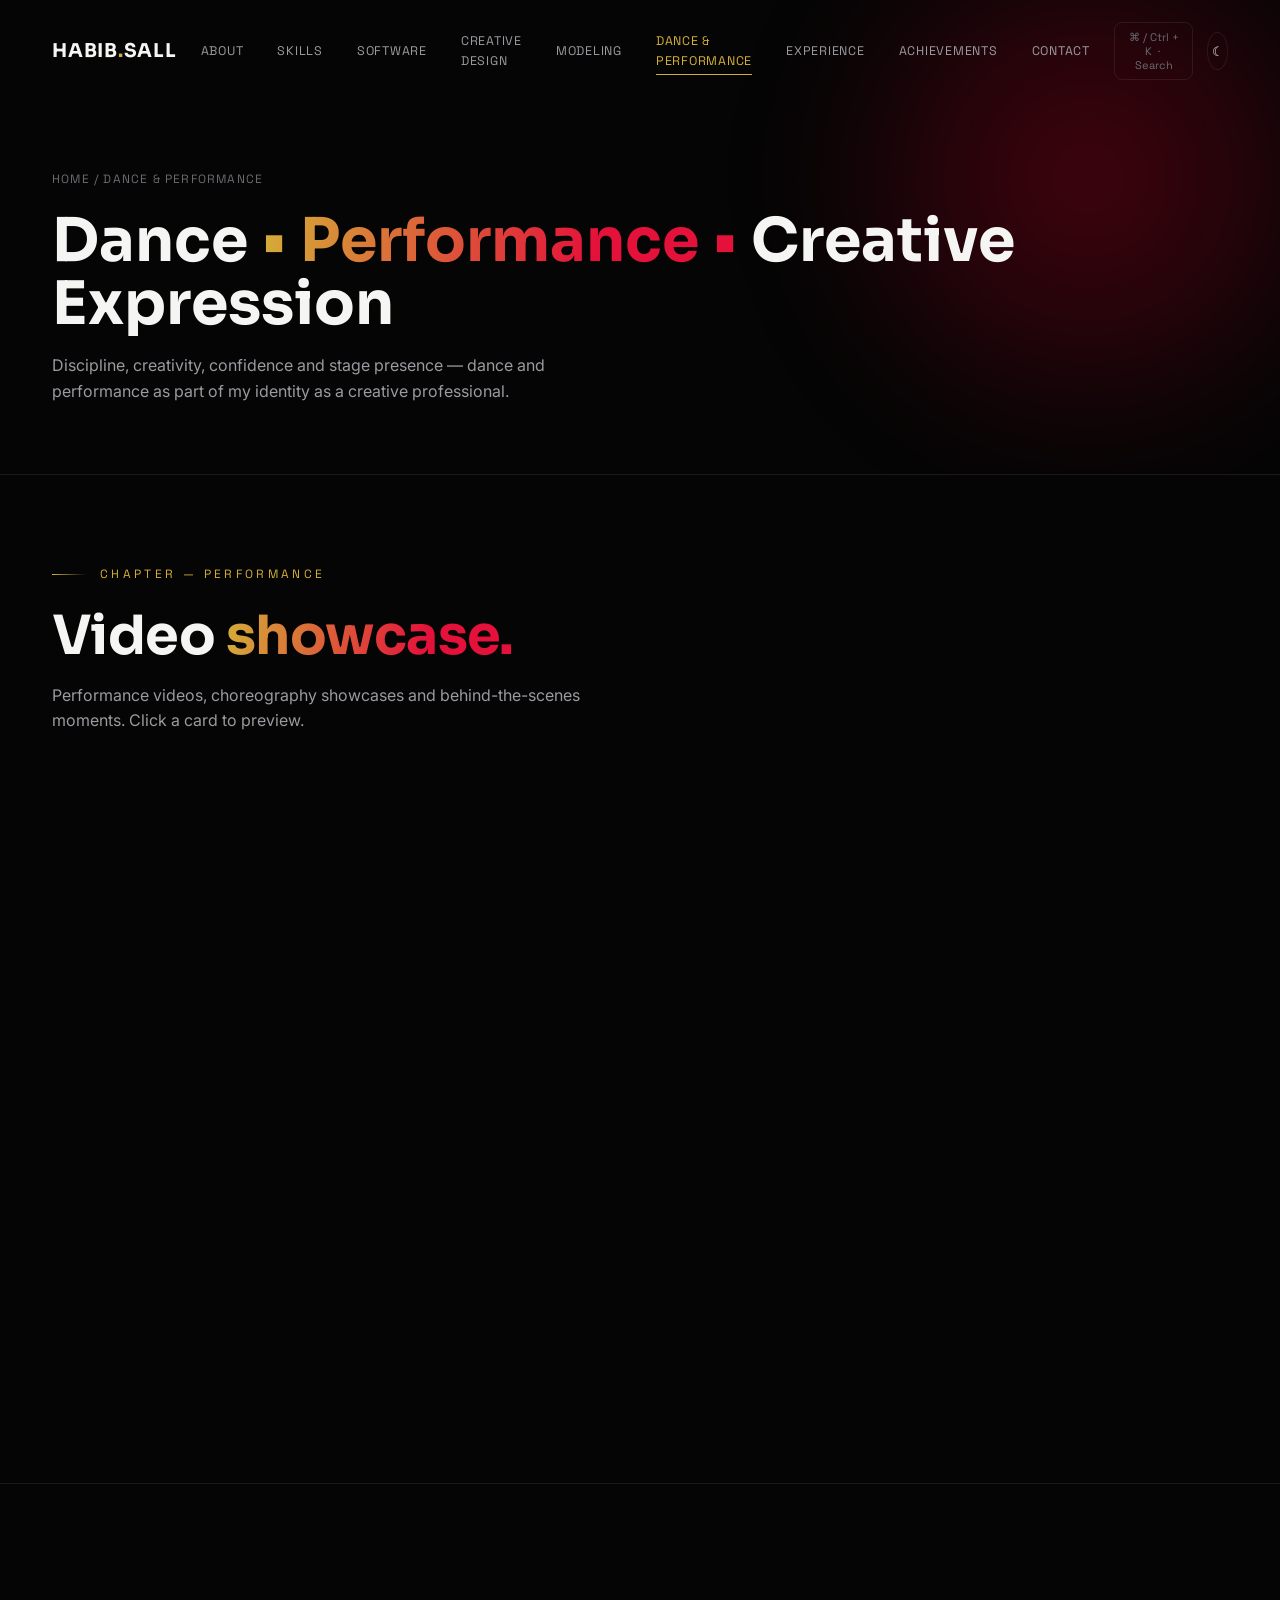
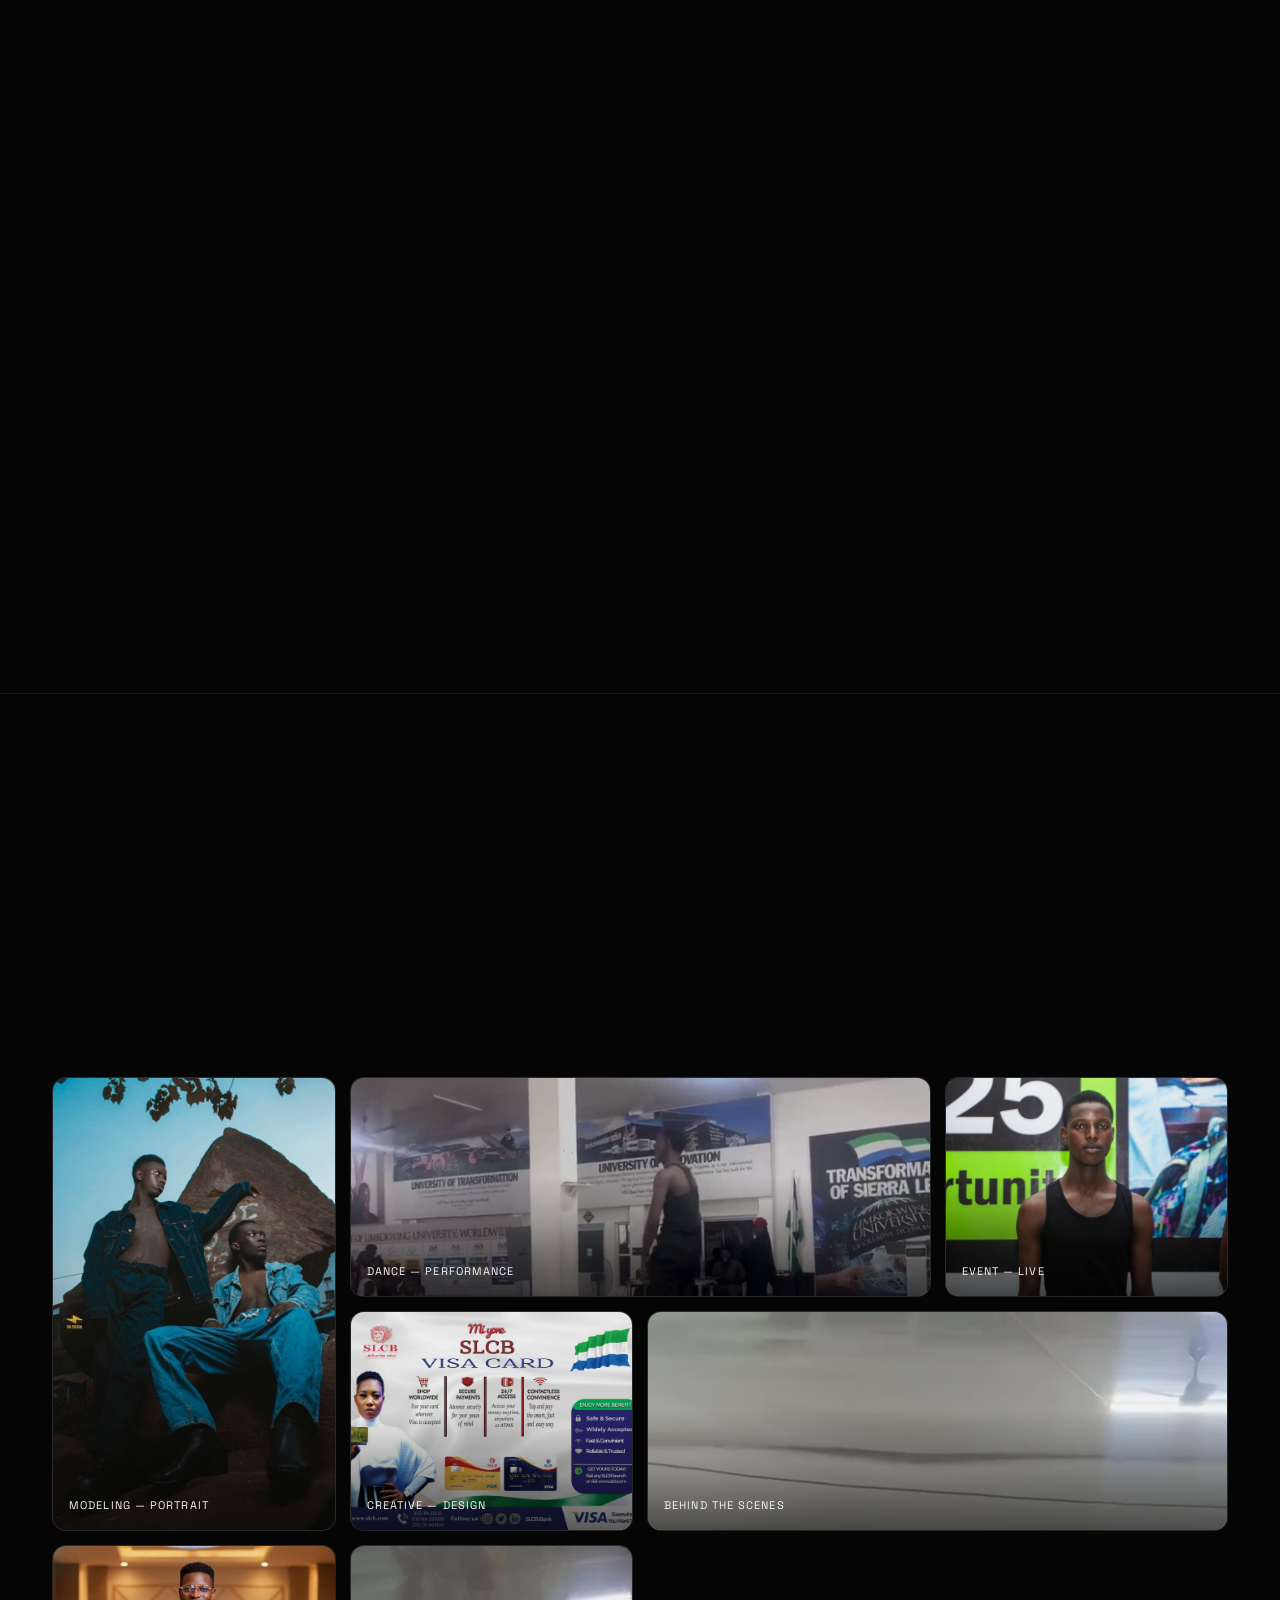
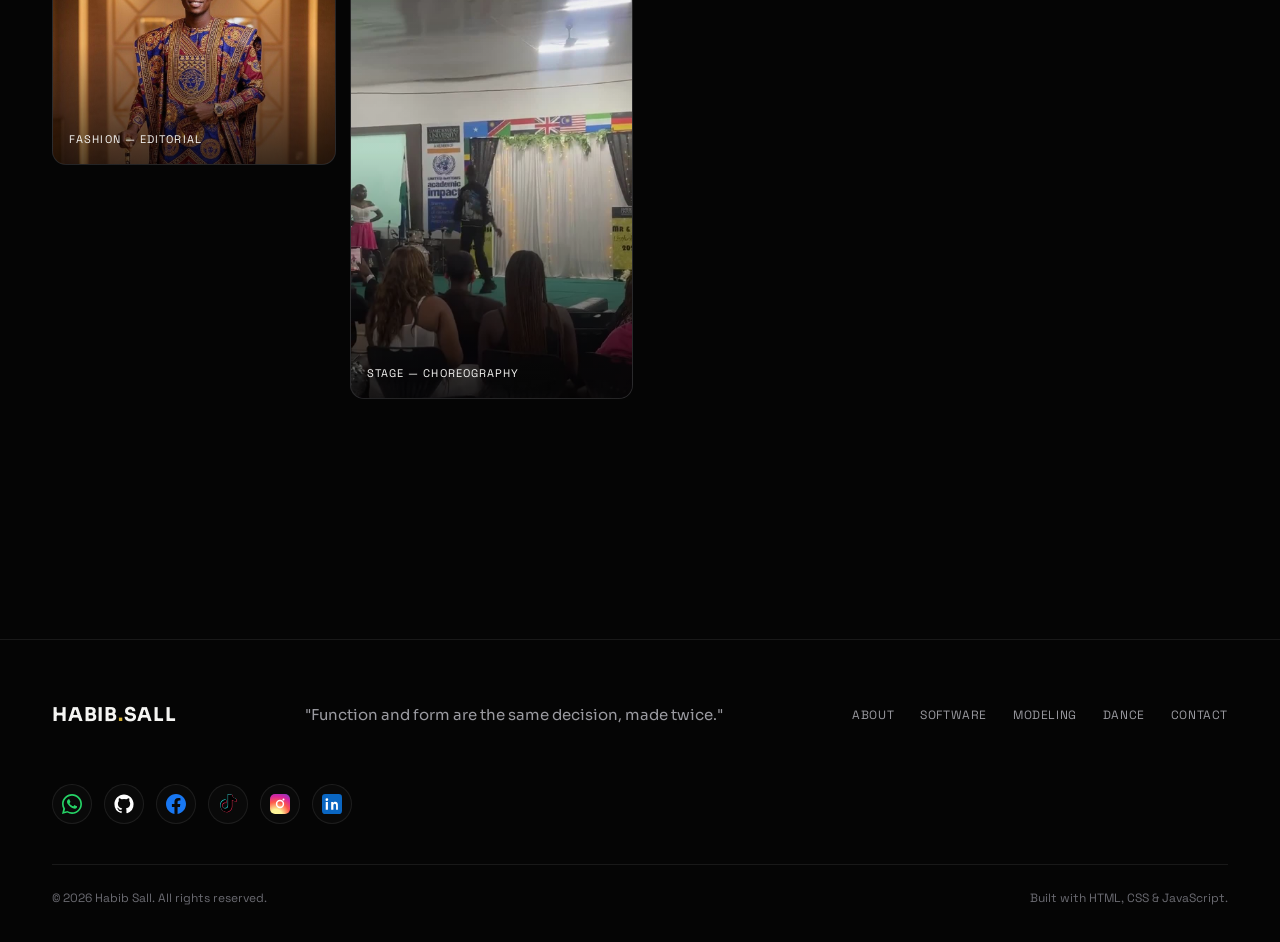
<file: dance.html>
<!DOCTYPE html>
<html lang="en">
<head>
<meta charset="UTF-8">
<meta name="viewport" content="width=device-width, initial-scale=1.0">
<title>Dance & Performance — Habib Sall</title>
<meta name="description" content="Habib Sall's dance and performance portfolio — choreography, stage performance and creative movement.">
<link rel="icon" type="image/jpeg" href="assets/images/logo.jpeg">
<meta property="og:type" content="website">
<meta property="og:title" content="Dance & Performance — Habib Sall">
<meta property="og:description" content="Habib Sall's dance and performance portfolio — choreography, stage performance and creative movement.">
<meta property="og:url" content="https://habibsalltheprogrammer.github.io/portfolio/dance.html">
<meta property="og:image" content="https://habibsalltheprogrammer.github.io/portfolio/assets/images/dance/dance-poster-02.jpg">
<meta property="og:site_name" content="Habib Sall">
<meta name="twitter:card" content="summary_large_image">
<meta name="twitter:title" content="Dance & Performance — Habib Sall">
<meta name="twitter:description" content="Habib Sall's dance and performance portfolio — choreography, stage performance and creative movement.">
<meta name="twitter:image" content="https://habibsalltheprogrammer.github.io/portfolio/assets/images/dance/dance-poster-02.jpg">
<link rel="preconnect" href="https://fonts.googleapis.com">
<link rel="preconnect" href="https://fonts.gstatic.com" crossorigin>
<link href="https://fonts.googleapis.com/css2?family=Sora:wght@400;500;600;700;800&family=Space+Grotesk:wght@400;500;600;700&family=Inter:wght@400;500;600&display=swap" rel="stylesheet">
<link rel="stylesheet" href="css/style.css">
</head>
<body data-page="dance">
<!-- ============ LOADER ============ -->
<div id="loader">
  <div class="loader-mark">HABIB<span>.</span>SALL</div>
  <div class="loader-bar" id="loader-bar"></div>
  <div class="loader-pct" id="loader-pct">0%</div>
</div>

<div id="scroll-progress"></div>
<div class="cursor-glow" id="cursor-glow"></div>
<!-- ============ NAVBAR ============ -->
<header id="navbar">
  <div class="container nav-inner">
    <a href="index.html" class="nav-logo">HABIB<span>.</span>SALL</a>
    <nav class="nav-links">
      <a href="about.html">About</a>
      <a href="skills.html">Skills</a>
      <a href="projects.html">Software</a>
      <a href="creative.html">Creative Design</a>
      <a href="modeling.html">Modeling</a>
      <a href="dance.html" class="active">Dance & Performance</a>
      <a href="experience.html">Experience</a>
      <a href="achievements.html">Achievements</a>
      <a href="contact.html">Contact</a>
    </nav>
    <div class="nav-actions">
      <button class="kbd-hint" id="cmdk-trigger">⌘ / Ctrl + K &nbsp;·&nbsp; Search</button>
      <button class="theme-toggle" id="theme-toggle" aria-label="Toggle theme">☾</button>
      <button class="nav-burger" id="nav-burger" aria-label="Open menu">☰</button>
    </div>
  </div>
</header>

<div id="mobile-nav">
  <button id="mobile-close" aria-label="Close menu">✕</button>
  <a href="about.html">About</a>
  <a href="skills.html">Skills</a>
  <a href="projects.html">Software</a>
  <a href="creative.html">Creative Design</a>
  <a href="modeling.html">Modeling</a>
  <a href="dance.html" class="active">Dance & Performance</a>
  <a href="experience.html">Experience</a>
  <a href="achievements.html">Achievements</a>
  <a href="contact.html">Contact</a>
</div>

<section class="page-hero">
  <div class="glow"></div>
  <div class="container">
    <div class="crumb"><a href="index.html">Home</a> / Dance &amp; Performance</div>
    <h1>Dance <em>&bull; Performance &bull;</em> Creative Expression</h1>
    <p>Discipline, creativity, confidence and stage presence — dance and performance as part of my identity as a creative professional.</p>
  </div>
</section>

<!-- ============ VIDEO SHOWCASE ============ -->
<section id="dance" class="section" style="border-top:none;padding-top:90px;">
  <div class="container">
    <div class="section-head" data-reveal>
      <div class="eyebrow">Chapter — Performance</div>
      <h2 class="section-title">Video <em>showcase.</em></h2>
      <p class="section-desc">Performance videos, choreography showcases and behind-the-scenes moments. Click a card to preview.</p>
    </div>
    <div class="video-grid" data-reveal>
      <div class="video-card" data-label="Stage performance — full choreography routine" data-src="assets/videos/dance/dance-01-stage.mp4" data-poster="assets/images/dance/dance-poster-01.jpg" style="background-image:linear-gradient(0deg,rgba(0,0,0,.55),rgba(0,0,0,.15)),url('assets/images/dance/dance-poster-01.jpg');background-size:cover;background-position:center;">
        <span class="v-tag">Stage Performance</span>
        <div class="play-btn"></div>
        <span class="v-label">Stage Performance Reel</span>
      </div>
      <div class="video-card" data-label="Choreography showcase — freestyle & routine breakdown" data-src="assets/videos/dance/dance-02-choreo.mp4" data-poster="assets/images/dance/dance-poster-02.jpg" style="background-image:linear-gradient(0deg,rgba(0,0,0,.55),rgba(0,0,0,.15)),url('assets/images/dance/dance-poster-02.jpg');background-size:cover;background-position:center;">
        <span class="v-tag">Choreography</span>
        <div class="play-btn"></div>
        <span class="v-label">Choreography Showcase</span>
      </div>
      <div class="video-card" data-label="Live stage moment — creative movement" data-src="assets/videos/dance/dance-03-stage.mp4" data-poster="assets/images/dance/dance-poster-03.jpg" style="background-image:linear-gradient(0deg,rgba(0,0,0,.55),rgba(0,0,0,.15)),url('assets/images/dance/dance-poster-03.jpg');background-size:cover;background-position:center;">
        <span class="v-tag">Creative Movement</span>
        <div class="play-btn"></div>
        <span class="v-label">Creative Movement Piece</span>
      </div>
      <div class="video-card" data-label="Event performance highlight reel">
        <span class="v-tag">Event Performance</span>
        <div class="play-btn"></div>
        <span class="v-label">Event Highlight Reel</span>
      </div>
      <div class="video-card" data-label="Behind the scenes — rehearsal and preparation">
        <span class="v-tag">Behind the Scenes</span>
        <div class="play-btn"></div>
        <span class="v-label">Behind the Scenes</span>
      </div>
      <div class="video-card" data-label="Team performance — group routine">
        <span class="v-tag">Team Performance</span>
        <div class="play-btn"></div>
        <span class="v-label">Team Routine</span>
      </div>
    </div>
    <p class="form-note" data-reveal style="margin-top:20px;">Three performance clips are live — click to play. The remaining three cards are ready for your next uploads; drop new MP4s into <code>assets/videos/dance/</code> and add a matching <code>data-src</code>/<code>data-poster</code> pair.</p>
  </div>
</section>

<!-- ============ PERFORMANCE SKILLS ============ -->
<section class="section">
  <div class="container">
    <div class="section-head" data-reveal>
      <div class="eyebrow">Chapter — Performance</div>
      <h2 class="section-title">Performance <em>skills.</em></h2>
    </div>
    <div class="skills-grid" data-reveal>
      <div class="skill-card"><div class="icon">DN</div><h5>Dance</h5><div class="skill-bar"><i data-level="90"></i></div></div>
      <div class="skill-card"><div class="icon">CH</div><h5>Choreography</h5><div class="skill-bar"><i data-level="85"></i></div></div>
      <div class="skill-card"><div class="icon">SP</div><h5>Stage Performance</h5><div class="skill-bar"><i data-level="88"></i></div></div>
      <div class="skill-card"><div class="icon">CM</div><h5>Creative Movement</h5><div class="skill-bar"><i data-level="86"></i></div></div>
      <div class="skill-card"><div class="icon">RM</div><h5>Rhythm &amp; Musicality</h5><div class="skill-bar"><i data-level="87"></i></div></div>
      <div class="skill-card"><div class="icon">TP</div><h5>Team Performance</h5><div class="skill-bar"><i data-level="84"></i></div></div>
      <div class="skill-card"><div class="icon">EN</div><h5>Entertainment</h5><div class="skill-bar"><i data-level="89"></i></div></div>
      <div class="skill-card"><div class="icon">EP</div><h5>Event Performance</h5><div class="skill-bar"><i data-level="83"></i></div></div>
    </div>
  </div>
</section>

<!-- ============ CREATIVE UNIVERSE GALLERY ============ -->
<section class="section">
  <div class="container">
    <div class="section-head" data-reveal>
      <div class="eyebrow">Chapter — All Disciplines</div>
      <h2 class="section-title">The creative <em>universe.</em></h2>
      <p class="section-desc">Modeling photos, dance videos, event performances and creative projects — one gallery, every discipline.</p>
    </div>
    <div class="mag-gallery" data-reveal>
      <div class="mag-tile tall has-img" data-img="assets/images/universe/universe-modeling.jpg" data-label="Modeling — Portrait"><img src="assets/images/universe/universe-modeling.jpg" alt="Modeling portrait" loading="lazy"><span>Modeling — Portrait</span></div>
      <div class="mag-tile wide has-img" data-img="assets/images/universe/universe-dance.jpg" data-label="Dance — Performance"><img src="assets/images/universe/universe-dance.jpg" alt="Dance performance on stage" loading="lazy"><span>Dance — Performance</span></div>
      <div class="mag-tile has-img" data-img="assets/images/universe/universe-event.jpg" data-label="Event — Live"><img src="assets/images/universe/universe-event.jpg" alt="Live event moment" loading="lazy"><span>Event — Live</span></div>
      <div class="mag-tile has-img" data-img="assets/images/universe/universe-design.jpg" data-label="Creative — Design"><img src="assets/images/universe/universe-design.jpg" alt="Creative design work" loading="lazy"><span>Creative — Design</span></div>
      <div class="mag-tile wide has-img" data-img="assets/images/universe/universe-bts.jpg" data-label="Behind the Scenes"><img src="assets/images/universe/universe-bts.jpg" alt="Behind the scenes moment" loading="lazy"><span>Behind the Scenes</span></div>
      <div class="mag-tile has-img" data-img="assets/images/universe/universe-editorial.jpg" data-label="Fashion — Editorial"><img src="assets/images/universe/universe-editorial.jpg" alt="Fashion editorial moment" loading="lazy"><span>Fashion — Editorial</span></div>
      <div class="mag-tile tall has-img" data-img="assets/images/universe/universe-stage.jpg" data-label="Stage — Choreography"><img src="assets/images/universe/universe-stage.jpg" alt="Stage choreography" loading="lazy"><span>Stage — Choreography</span></div>
    </div>
  </div>
</section>

<!-- ============ VIDEO LIGHTBOX ============ -->
<div id="video-lightbox">
  <button id="video-lightbox-close" aria-label="Close video">✕</button>
  <div class="video-lightbox-box">
    <div class="player">
      <div class="play-btn"></div>
      <small>Video placeholder — replace with a real &lt;video&gt; source or embed once footage is uploaded.</small>
    </div>
    <p id="video-lightbox-label">Untitled performance</p>
  </div>
</div>
<!-- ============ FOOTER ============ -->
<footer>
  <div class="container">
    <div class="footer-inner">
      <div class="nav-logo">HABIB<span>.</span>SALL</div>
      <p class="footer-quote">"Function and form are the same decision, made twice."</p>
      <div class="footer-links">
        <a href="about.html">About</a>
        <a href="projects.html">Software</a>
        <a href="modeling.html">Modeling</a>
        <a href="dance.html">Dance</a>
        <a href="contact.html">Contact</a>
      </div>
    <div class="footer-social">
  <a href="https://wa.me/23230193191" target="_blank" rel="noopener" aria-label="WhatsApp"><svg viewBox="0 0 24 24"><path fill="#25D366" d="M12 0C5.373 0 0 5.373 0 12c0 2.123.555 4.116 1.527 5.845L0 24l6.335-1.652A11.94 11.94 0 0012 24c6.627 0 12-5.373 12-12S18.627 0 12 0zm0 22a9.94 9.94 0 01-5.088-1.397l-.365-.217-3.76.98 1.003-3.66-.238-.377A9.945 9.945 0 012 12c0-5.514 4.486-10 10-10s10 4.486 10 10-4.486 10-10 10z"/><path fill="#25D366" d="M17.472 14.382c-.297-.149-1.758-.867-2.03-.967-.273-.099-.472-.148-.67.15-.198.297-.767.966-.94 1.164-.173.198-.347.223-.644.075-.297-.149-1.255-.462-2.39-1.475-.883-.788-1.48-1.761-1.653-2.059-.173-.297-.018-.458.13-.606.134-.133.298-.347.446-.52.149-.174.198-.298.298-.497.099-.198.05-.372-.025-.521-.075-.149-.669-1.612-.916-2.207-.242-.579-.487-.5-.669-.51l-.57-.01c-.198 0-.52.074-.792.372-.272.297-1.04 1.016-1.04 2.479 0 1.462 1.065 2.875 1.213 3.074.148.198 2.096 3.2 5.077 4.487.709.306 1.262.489 1.694.626.712.226 1.36.194 1.872.118.571-.085 1.758-.719 2.006-1.413.248-.694.248-1.289.173-1.413-.074-.124-.272-.198-.57-.347z"/></svg></a>
  <a href="https://github.com/habibsalltheprogrammer" target="_blank" rel="noopener" aria-label="GitHub"><svg viewBox="0 0 24 24"><path fill="#ffffff" d="M12 .5C5.73.5.5 5.73.5 12a11.5 11.5 0 007.86 10.94c.58.1.79-.25.79-.56 0-.27-.01-1-.02-1.96-3.2.7-3.88-1.54-3.88-1.54-.53-1.33-1.28-1.69-1.28-1.69-1.05-.72.08-.7.08-.7 1.16.08 1.77 1.19 1.77 1.19 1.03 1.77 2.7 1.26 3.36.96.1-.75.4-1.26.73-1.55-2.55-.29-5.24-1.28-5.24-5.7 0-1.26.45-2.29 1.19-3.1-.12-.29-.52-1.46.11-3.05 0 0 .97-.31 3.18 1.18a11 11 0 015.8 0c2.2-1.49 3.17-1.18 3.17-1.18.64 1.59.24 2.76.12 3.05.74.81 1.18 1.84 1.18 3.1 0 4.43-2.69 5.41-5.25 5.7.41.36.78 1.08.78 2.17 0 1.57-.01 2.83-.01 3.22 0 .31.2.67.8.56A11.5 11.5 0 0023.5 12C23.5 5.73 18.27.5 12 .5z"/></svg></a>
  <a href="https://www.facebook.com/habib.sall.35" target="_blank" rel="noopener" aria-label="Facebook"><svg viewBox="0 0 24 24"><path fill="#1877F2" d="M24 12.07C24 5.4 18.63 0 12 0S0 5.4 0 12.07C0 18.1 4.39 23.09 10.13 24v-8.44H7.08v-3.49h3.05V9.41c0-3.02 1.79-4.7 4.53-4.7 1.31 0 2.68.24 2.68.24v2.97h-1.51c-1.49 0-1.95.93-1.95 1.89v2.26h3.32l-.53 3.49h-2.79V24C19.61 23.09 24 18.1 24 12.07z"/></svg></a>
  <a href="https://www.tiktok.com/@officialicekidsal" target="_blank" rel="noopener" aria-label="TikTok"><svg viewBox="0 0 24 24"><path fill="#25F4EE" d="M13.5.4h3.2c.2 1.5.9 2.8 2 3.7a6 6 0 003.3 1.3v3.3a9.3 9.3 0 01-3.5-.8 9.6 9.6 0 01-1.8-1.1v7.6c0 3.8-3.1 6.9-6.9 6.9S3 17.4 3 13.6c0-3.7 2.9-6.7 6.6-6.9v3.4a3.5 3.5 0 00-1-.14 3.5 3.5 0 100 7 3.5 3.5 0 003.5-3.5V.4z" transform="translate(-0.45,-0.3)"/><path fill="#FE2C55" d="M13.5.7h3.2c.2 1.5.9 2.8 2 3.7a6 6 0 003.3 1.3v3.3a9.3 9.3 0 01-3.5-.8 9.6 9.6 0 01-1.8-1.1v7.6c0 3.8-3.1 6.9-6.9 6.9S3 18 3 14.2c0-3.7 2.9-6.7 6.6-6.9v3.4a3.5 3.5 0 00-1-.14 3.5 3.5 0 100 7 3.5 3.5 0 003.5-3.5V.7z" transform="translate(0.45,0.3)"/><path fill="#000000" d="M13.5.55h3.2c.2 1.5.9 2.8 2 3.7a6 6 0 003.3 1.3v3.3a9.3 9.3 0 01-3.5-.8 9.6 9.6 0 01-1.8-1.1v7.6c0 3.8-3.1 6.9-6.9 6.9S3 17.7 3 13.9c0-3.7 2.9-6.7 6.6-6.9v3.4a3.5 3.5 0 00-1-.14 3.5 3.5 0 100 7 3.5 3.5 0 003.5-3.5V.55z"/></svg></a>
  <a href="https://www.instagram.com/official_icekid_sall" target="_blank" rel="noopener" aria-label="Instagram"><svg viewBox="0 0 24 24"><defs><radialGradient id="igGrad6" cx="30%" cy="107%" r="150%"><stop offset="0%" stop-color="#fdf497"/><stop offset="20%" stop-color="#fdf497"/><stop offset="45%" stop-color="#fd5949"/><stop offset="65%" stop-color="#d6249f"/><stop offset="100%" stop-color="#285AEB"/></radialGradient></defs><rect width="24" height="24" rx="6" fill="url(#igGrad6)"/><path fill="#fff" d="M12 7a5 5 0 100 10 5 5 0 000-10zm0 8.2a3.2 3.2 0 110-6.4 3.2 3.2 0 010 6.4zM17.4 6.6a1.17 1.17 0 11-2.34 0 1.17 1.17 0 012.34 0z"/></svg></a>
  <a href="https://www.linkedin.com/in/habib-sall-932721330" target="_blank" rel="noopener" aria-label="LinkedIn"><svg viewBox="0 0 24 24"><rect width="24" height="24" rx="4" fill="#0A66C2"/><path fill="#fff" d="M7.12 9.5H4.5V19h2.62V9.5zM5.81 8.31A1.56 1.56 0 105.8 5.2a1.56 1.56 0 000 3.12zM19.5 19h-2.62v-5.16c0-1.23-.44-2.07-1.54-2.07-.84 0-1.34.57-1.56 1.12-.08.2-.1.47-.1.75V19H11V9.5h2.51v1.15c.36-.55 1-1.34 2.44-1.34 1.78 0 3.11 1.16 3.11 3.66V19z"/></svg></a>
</div>
</div>
    <div class="footer-bottom">
      <span>© <span id="year"></span> Habib Sall. All rights reserved.</span>
      <span>Built with HTML, CSS &amp; JavaScript.</span>
    </div>
  </div>
</footer>

<button id="back-to-top" aria-label="Back to top">↑</button>

<!-- ============ LIGHTBOX ============ -->
<div id="lightbox">
  <button id="lightbox-close" aria-label="Close preview">✕</button>
  <div class="lightbox-box">
    <div class="ph">◈</div>
    <p id="lightbox-label">Untitled piece</p>
  </div>
</div>

<!-- ============ COMMAND PALETTE ============ -->
<div id="cmdk-backdrop">
  <div class="cmdk">
    <input id="cmdk-input" type="text" placeholder="Type a command or search…" autocomplete="off">
    <div class="cmdk-list" id="cmdk-list"></div>
  </div>
</div>

<script src="js/data.js"></script>
<script src="js/main.js"></script>
</body>
</html>
</file>
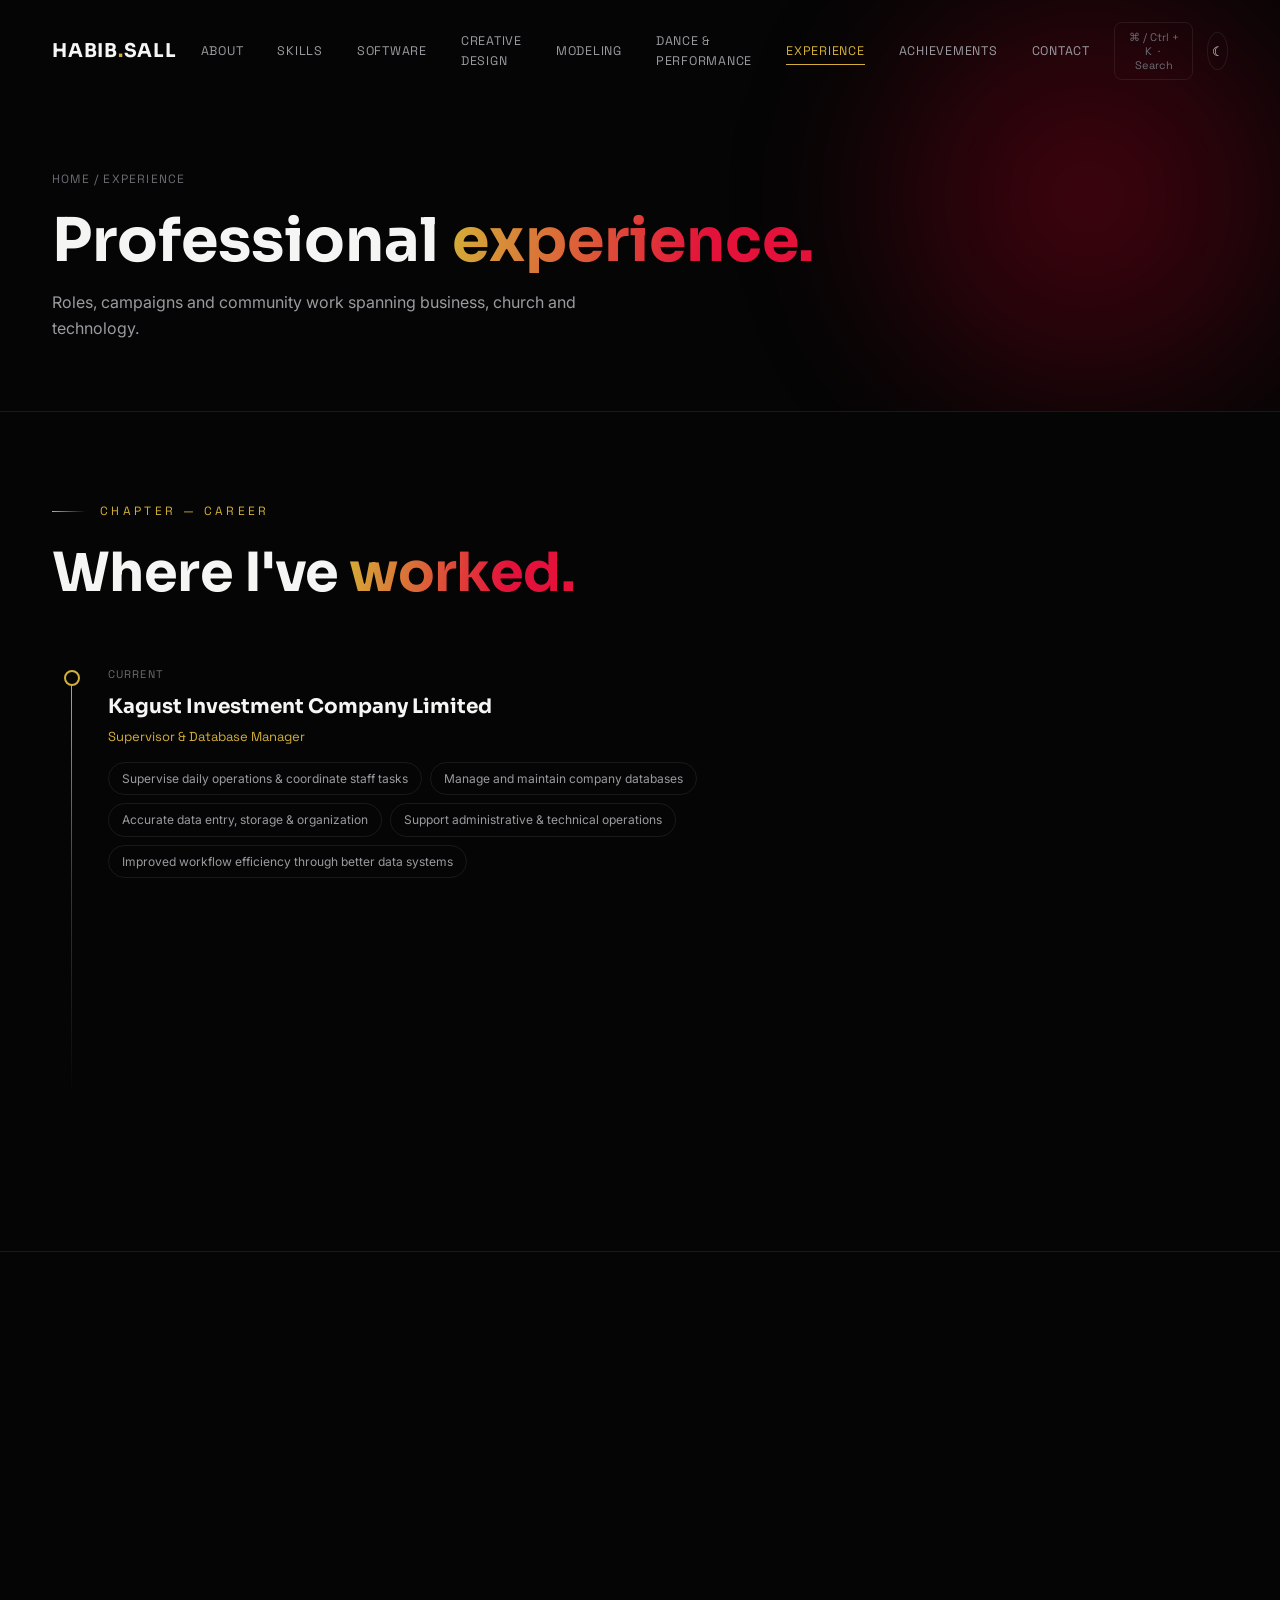
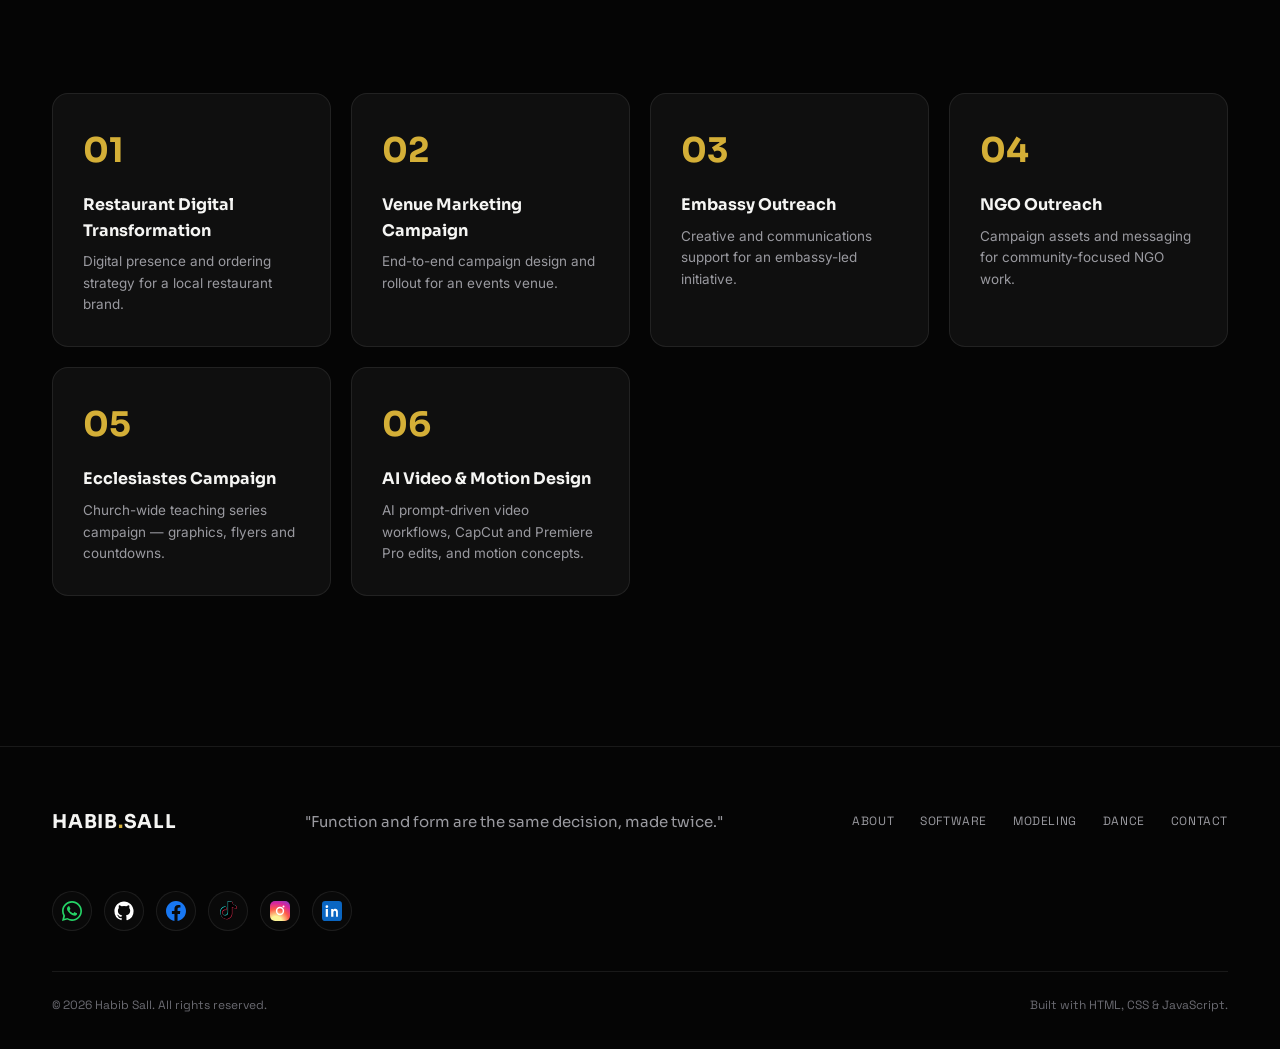
<file: experience.html>
<!DOCTYPE html>
<html lang="en">
<head>
<meta charset="UTF-8">
<meta name="viewport" content="width=device-width, initial-scale=1.0">
<title>Experience — Habib Sall</title>
<meta name="description" content="Professional experience and applied marketing, church and community creative work.">
<link rel="icon" type="image/jpeg" href="assets/images/logo.jpeg">
<meta property="og:type" content="website">
<meta property="og:title" content="Experience — Habib Sall">
<meta property="og:description" content="Professional experience and applied marketing, church and community creative work.">
<meta property="og:url" content="https://habibsalltheprogrammer.github.io/portfolio/experience.html">
<meta property="og:image" content="https://habibsalltheprogrammer.github.io/portfolio/assets/images/profile.jpg">
<meta property="og:site_name" content="Habib Sall">
<meta name="twitter:card" content="summary_large_image">
<meta name="twitter:title" content="Experience — Habib Sall">
<meta name="twitter:description" content="Professional experience and applied marketing, church and community creative work.">
<meta name="twitter:image" content="https://habibsalltheprogrammer.github.io/portfolio/assets/images/profile.jpg">
<link rel="preconnect" href="https://fonts.googleapis.com">
<link rel="preconnect" href="https://fonts.gstatic.com" crossorigin>
<link href="https://fonts.googleapis.com/css2?family=Sora:wght@400;500;600;700;800&family=Space+Grotesk:wght@400;500;600;700&family=Inter:wght@400;500;600&display=swap" rel="stylesheet">
<link rel="stylesheet" href="css/style.css">
</head>
<body data-page="experience">
<!-- ============ LOADER ============ -->
<div id="loader">
  <div class="loader-mark">HABIB<span>.</span>SALL</div>
  <div class="loader-bar" id="loader-bar"></div>
  <div class="loader-pct" id="loader-pct">0%</div>
</div>

<div id="scroll-progress"></div>
<div class="cursor-glow" id="cursor-glow"></div>
<!-- ============ NAVBAR ============ -->
<header id="navbar">
  <div class="container nav-inner">
    <a href="index.html" class="nav-logo">HABIB<span>.</span>SALL</a>
    <nav class="nav-links">
      <a href="about.html">About</a>
      <a href="skills.html">Skills</a>
      <a href="projects.html">Software</a>
      <a href="creative.html">Creative Design</a>
      <a href="modeling.html">Modeling</a>
      <a href="dance.html">Dance & Performance</a>
      <a href="experience.html" class="active">Experience</a>
      <a href="achievements.html">Achievements</a>
      <a href="contact.html">Contact</a>
    </nav>
    <div class="nav-actions">
      <button class="kbd-hint" id="cmdk-trigger">⌘ / Ctrl + K &nbsp;·&nbsp; Search</button>
      <button class="theme-toggle" id="theme-toggle" aria-label="Toggle theme">☾</button>
      <button class="nav-burger" id="nav-burger" aria-label="Open menu">☰</button>
    </div>
  </div>
</header>

<div id="mobile-nav">
  <button id="mobile-close" aria-label="Close menu">✕</button>
  <a href="about.html">About</a>
  <a href="skills.html">Skills</a>
  <a href="projects.html">Software</a>
  <a href="creative.html">Creative Design</a>
  <a href="modeling.html">Modeling</a>
  <a href="dance.html">Dance & Performance</a>
  <a href="experience.html" class="active">Experience</a>
  <a href="achievements.html">Achievements</a>
  <a href="contact.html">Contact</a>
</div>

<section class="page-hero">
  <div class="glow"></div>
  <div class="container">
    <div class="crumb"><a href="index.html">Home</a> / Experience</div>
    <h1>Professional <em>experience.</em></h1>
    <p>Roles, campaigns and community work spanning business, church and technology.</p>
  </div>
</section>

<section id="experience" class="section" style="border-top:none;padding-top:90px;">
  <div class="container">
    <div class="section-head" data-reveal>
      <div class="eyebrow">Chapter — Career</div>
      <h2 class="section-title">Where I've <em>worked.</em></h2>
    </div>
    <div class="timeline" id="experience-timeline"><!-- rendered by main.js --></div>
  </div>
</section>

<section class="section">
  <div class="container">
    <div class="section-head" data-reveal>
      <div class="eyebrow">Chapter — Applied Work</div>
      <h2 class="section-title">Marketing, community <em>&amp; motion.</em></h2>
      <p class="section-desc">Campaign, outreach and video work spanning business, church and community contexts.</p>
    </div>
    <div class="achievement-grid" data-reveal>
      <div class="achievement-card"><div class="num">01</div><h5>Restaurant Digital Transformation</h5><p>Digital presence and ordering strategy for a local restaurant brand.</p></div>
      <div class="achievement-card"><div class="num">02</div><h5>Venue Marketing Campaign</h5><p>End-to-end campaign design and rollout for an events venue.</p></div>
      <div class="achievement-card"><div class="num">03</div><h5>Embassy Outreach</h5><p>Creative and communications support for an embassy-led initiative.</p></div>
      <div class="achievement-card"><div class="num">04</div><h5>NGO Outreach</h5><p>Campaign assets and messaging for community-focused NGO work.</p></div>
      <div class="achievement-card"><div class="num">05</div><h5>Ecclesiastes Campaign</h5><p>Church-wide teaching series campaign — graphics, flyers and countdowns.</p></div>
      <div class="achievement-card"><div class="num">06</div><h5>AI Video &amp; Motion Design</h5><p>AI prompt-driven video workflows, CapCut and Premiere Pro edits, and motion concepts.</p></div>
    </div>
  </div>
</section>
<!-- ============ FOOTER ============ -->
<footer>
  <div class="container">
    <div class="footer-inner">
      <div class="nav-logo">HABIB<span>.</span>SALL</div>
      <p class="footer-quote">"Function and form are the same decision, made twice."</p>
      <div class="footer-links">
        <a href="about.html">About</a>
        <a href="projects.html">Software</a>
        <a href="modeling.html">Modeling</a>
        <a href="dance.html">Dance</a>
        <a href="contact.html">Contact</a>
      </div>
    <div class="footer-social">
  <a href="https://wa.me/23230193191" target="_blank" rel="noopener" aria-label="WhatsApp"><svg viewBox="0 0 24 24"><path fill="#25D366" d="M12 0C5.373 0 0 5.373 0 12c0 2.123.555 4.116 1.527 5.845L0 24l6.335-1.652A11.94 11.94 0 0012 24c6.627 0 12-5.373 12-12S18.627 0 12 0zm0 22a9.94 9.94 0 01-5.088-1.397l-.365-.217-3.76.98 1.003-3.66-.238-.377A9.945 9.945 0 012 12c0-5.514 4.486-10 10-10s10 4.486 10 10-4.486 10-10 10z"/><path fill="#25D366" d="M17.472 14.382c-.297-.149-1.758-.867-2.03-.967-.273-.099-.472-.148-.67.15-.198.297-.767.966-.94 1.164-.173.198-.347.223-.644.075-.297-.149-1.255-.462-2.39-1.475-.883-.788-1.48-1.761-1.653-2.059-.173-.297-.018-.458.13-.606.134-.133.298-.347.446-.52.149-.174.198-.298.298-.497.099-.198.05-.372-.025-.521-.075-.149-.669-1.612-.916-2.207-.242-.579-.487-.5-.669-.51l-.57-.01c-.198 0-.52.074-.792.372-.272.297-1.04 1.016-1.04 2.479 0 1.462 1.065 2.875 1.213 3.074.148.198 2.096 3.2 5.077 4.487.709.306 1.262.489 1.694.626.712.226 1.36.194 1.872.118.571-.085 1.758-.719 2.006-1.413.248-.694.248-1.289.173-1.413-.074-.124-.272-.198-.57-.347z"/></svg></a>
  <a href="https://github.com/habibsalltheprogrammer" target="_blank" rel="noopener" aria-label="GitHub"><svg viewBox="0 0 24 24"><path fill="#ffffff" d="M12 .5C5.73.5.5 5.73.5 12a11.5 11.5 0 007.86 10.94c.58.1.79-.25.79-.56 0-.27-.01-1-.02-1.96-3.2.7-3.88-1.54-3.88-1.54-.53-1.33-1.28-1.69-1.28-1.69-1.05-.72.08-.7.08-.7 1.16.08 1.77 1.19 1.77 1.19 1.03 1.77 2.7 1.26 3.36.96.1-.75.4-1.26.73-1.55-2.55-.29-5.24-1.28-5.24-5.7 0-1.26.45-2.29 1.19-3.1-.12-.29-.52-1.46.11-3.05 0 0 .97-.31 3.18 1.18a11 11 0 015.8 0c2.2-1.49 3.17-1.18 3.17-1.18.64 1.59.24 2.76.12 3.05.74.81 1.18 1.84 1.18 3.1 0 4.43-2.69 5.41-5.25 5.7.41.36.78 1.08.78 2.17 0 1.57-.01 2.83-.01 3.22 0 .31.2.67.8.56A11.5 11.5 0 0023.5 12C23.5 5.73 18.27.5 12 .5z"/></svg></a>
  <a href="https://www.facebook.com/habib.sall.35" target="_blank" rel="noopener" aria-label="Facebook"><svg viewBox="0 0 24 24"><path fill="#1877F2" d="M24 12.07C24 5.4 18.63 0 12 0S0 5.4 0 12.07C0 18.1 4.39 23.09 10.13 24v-8.44H7.08v-3.49h3.05V9.41c0-3.02 1.79-4.7 4.53-4.7 1.31 0 2.68.24 2.68.24v2.97h-1.51c-1.49 0-1.95.93-1.95 1.89v2.26h3.32l-.53 3.49h-2.79V24C19.61 23.09 24 18.1 24 12.07z"/></svg></a>
  <a href="https://www.tiktok.com/@officialicekidsal" target="_blank" rel="noopener" aria-label="TikTok"><svg viewBox="0 0 24 24"><path fill="#25F4EE" d="M13.5.4h3.2c.2 1.5.9 2.8 2 3.7a6 6 0 003.3 1.3v3.3a9.3 9.3 0 01-3.5-.8 9.6 9.6 0 01-1.8-1.1v7.6c0 3.8-3.1 6.9-6.9 6.9S3 17.4 3 13.6c0-3.7 2.9-6.7 6.6-6.9v3.4a3.5 3.5 0 00-1-.14 3.5 3.5 0 100 7 3.5 3.5 0 003.5-3.5V.4z" transform="translate(-0.45,-0.3)"/><path fill="#FE2C55" d="M13.5.7h3.2c.2 1.5.9 2.8 2 3.7a6 6 0 003.3 1.3v3.3a9.3 9.3 0 01-3.5-.8 9.6 9.6 0 01-1.8-1.1v7.6c0 3.8-3.1 6.9-6.9 6.9S3 18 3 14.2c0-3.7 2.9-6.7 6.6-6.9v3.4a3.5 3.5 0 00-1-.14 3.5 3.5 0 100 7 3.5 3.5 0 003.5-3.5V.7z" transform="translate(0.45,0.3)"/><path fill="#000000" d="M13.5.55h3.2c.2 1.5.9 2.8 2 3.7a6 6 0 003.3 1.3v3.3a9.3 9.3 0 01-3.5-.8 9.6 9.6 0 01-1.8-1.1v7.6c0 3.8-3.1 6.9-6.9 6.9S3 17.7 3 13.9c0-3.7 2.9-6.7 6.6-6.9v3.4a3.5 3.5 0 00-1-.14 3.5 3.5 0 100 7 3.5 3.5 0 003.5-3.5V.55z"/></svg></a>
  <a href="https://www.instagram.com/official_icekid_sall" target="_blank" rel="noopener" aria-label="Instagram"><svg viewBox="0 0 24 24"><defs><radialGradient id="igGrad7" cx="30%" cy="107%" r="150%"><stop offset="0%" stop-color="#fdf497"/><stop offset="20%" stop-color="#fdf497"/><stop offset="45%" stop-color="#fd5949"/><stop offset="65%" stop-color="#d6249f"/><stop offset="100%" stop-color="#285AEB"/></radialGradient></defs><rect width="24" height="24" rx="6" fill="url(#igGrad7)"/><path fill="#fff" d="M12 7a5 5 0 100 10 5 5 0 000-10zm0 8.2a3.2 3.2 0 110-6.4 3.2 3.2 0 010 6.4zM17.4 6.6a1.17 1.17 0 11-2.34 0 1.17 1.17 0 012.34 0z"/></svg></a>
  <a href="https://www.linkedin.com/in/habib-sall-932721330" target="_blank" rel="noopener" aria-label="LinkedIn"><svg viewBox="0 0 24 24"><rect width="24" height="24" rx="4" fill="#0A66C2"/><path fill="#fff" d="M7.12 9.5H4.5V19h2.62V9.5zM5.81 8.31A1.56 1.56 0 105.8 5.2a1.56 1.56 0 000 3.12zM19.5 19h-2.62v-5.16c0-1.23-.44-2.07-1.54-2.07-.84 0-1.34.57-1.56 1.12-.08.2-.1.47-.1.75V19H11V9.5h2.51v1.15c.36-.55 1-1.34 2.44-1.34 1.78 0 3.11 1.16 3.11 3.66V19z"/></svg></a>
</div>
</div>
    <div class="footer-bottom">
      <span>© <span id="year"></span> Habib Sall. All rights reserved.</span>
      <span>Built with HTML, CSS &amp; JavaScript.</span>
    </div>
  </div>
</footer>

<button id="back-to-top" aria-label="Back to top">↑</button>

<!-- ============ LIGHTBOX ============ -->
<div id="lightbox">
  <button id="lightbox-close" aria-label="Close preview">✕</button>
  <div class="lightbox-box">
    <div class="ph">◈</div>
    <p id="lightbox-label">Untitled piece</p>
  </div>
</div>

<!-- ============ COMMAND PALETTE ============ -->
<div id="cmdk-backdrop">
  <div class="cmdk">
    <input id="cmdk-input" type="text" placeholder="Type a command or search…" autocomplete="off">
    <div class="cmdk-list" id="cmdk-list"></div>
  </div>
</div>

<!-- ============ VIDEO LIGHTBOX ============ -->
<div id="video-lightbox">
  <button id="video-lightbox-close" aria-label="Close video">✕</button>
  <div class="video-lightbox-box">
    <div class="player">
      <div class="play-btn"></div>
      <small>Video placeholder — replace with a real &lt;video&gt; source or embed once footage is uploaded.</small>
    </div>
    <p id="video-lightbox-label">Untitled performance</p>
  </div>
</div>

<script src="js/data.js"></script>
<script src="js/main.js"></script>
</body>
</html>
</file>
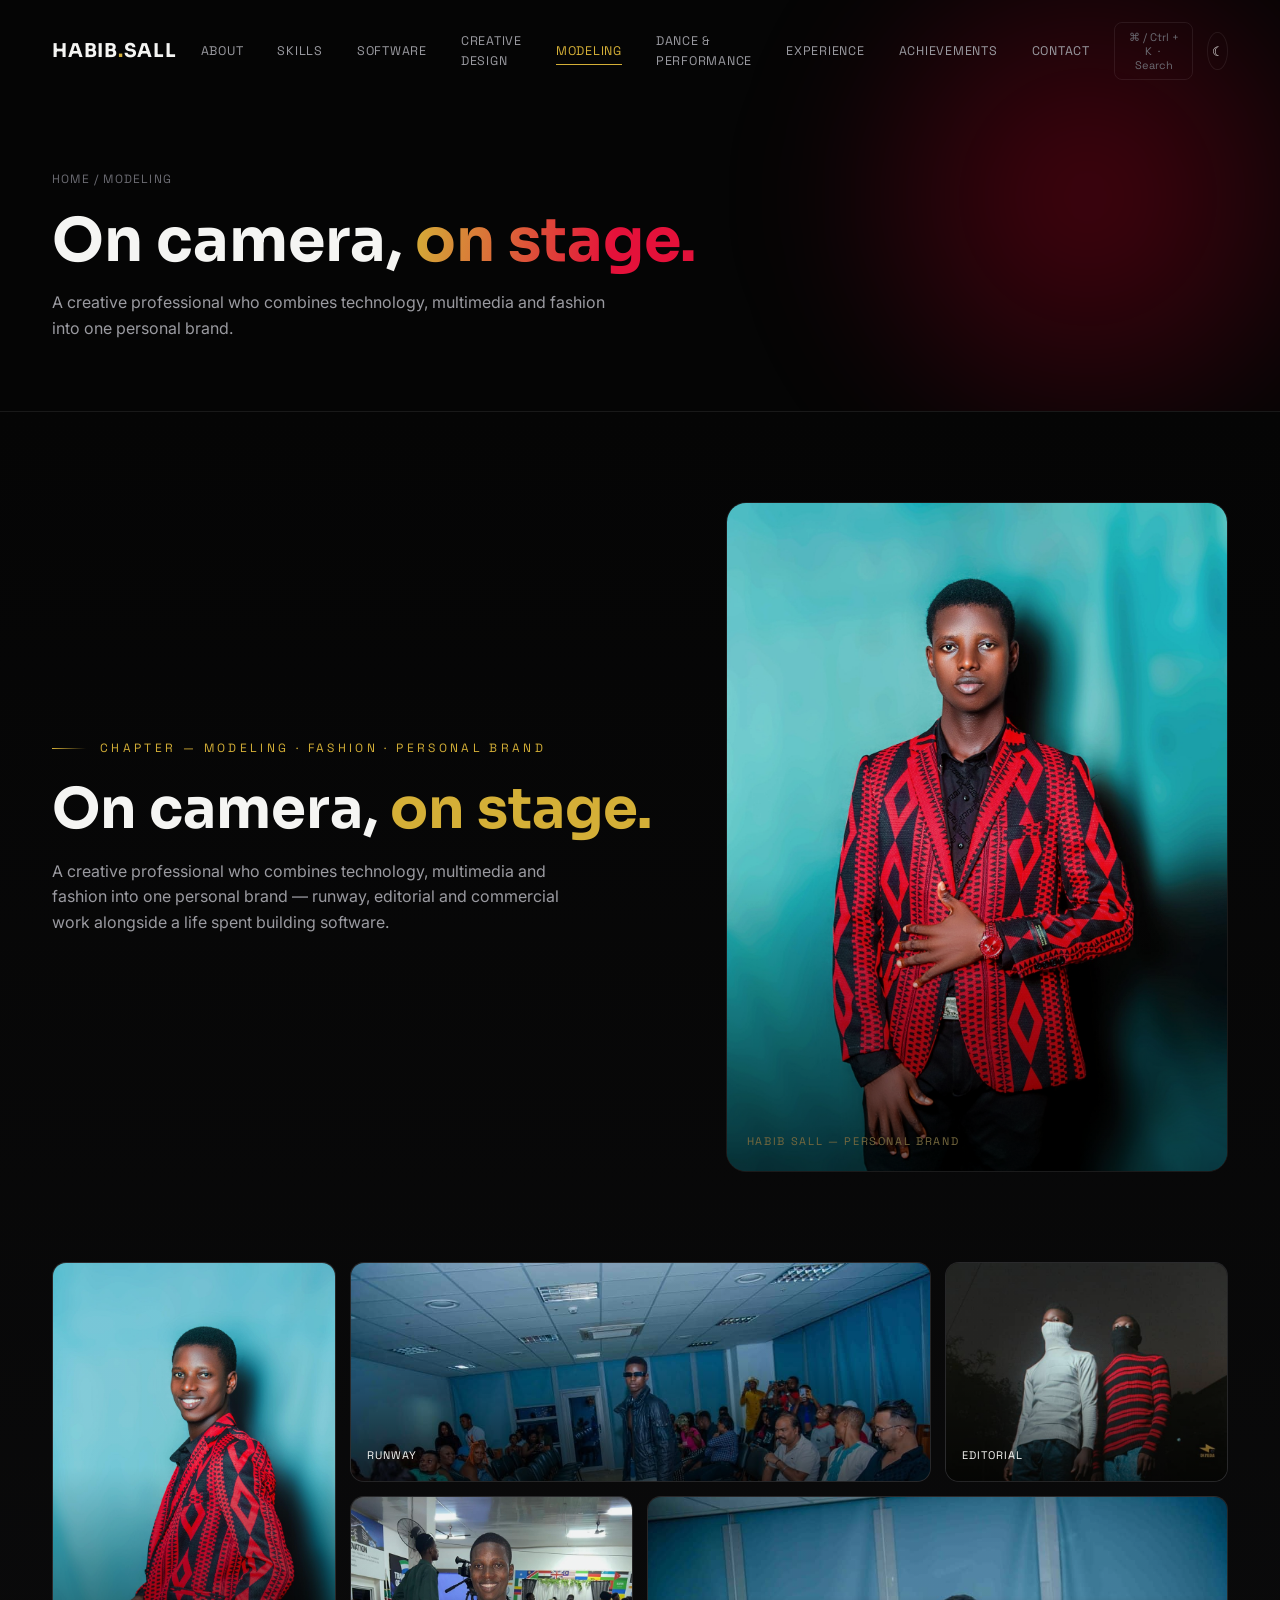
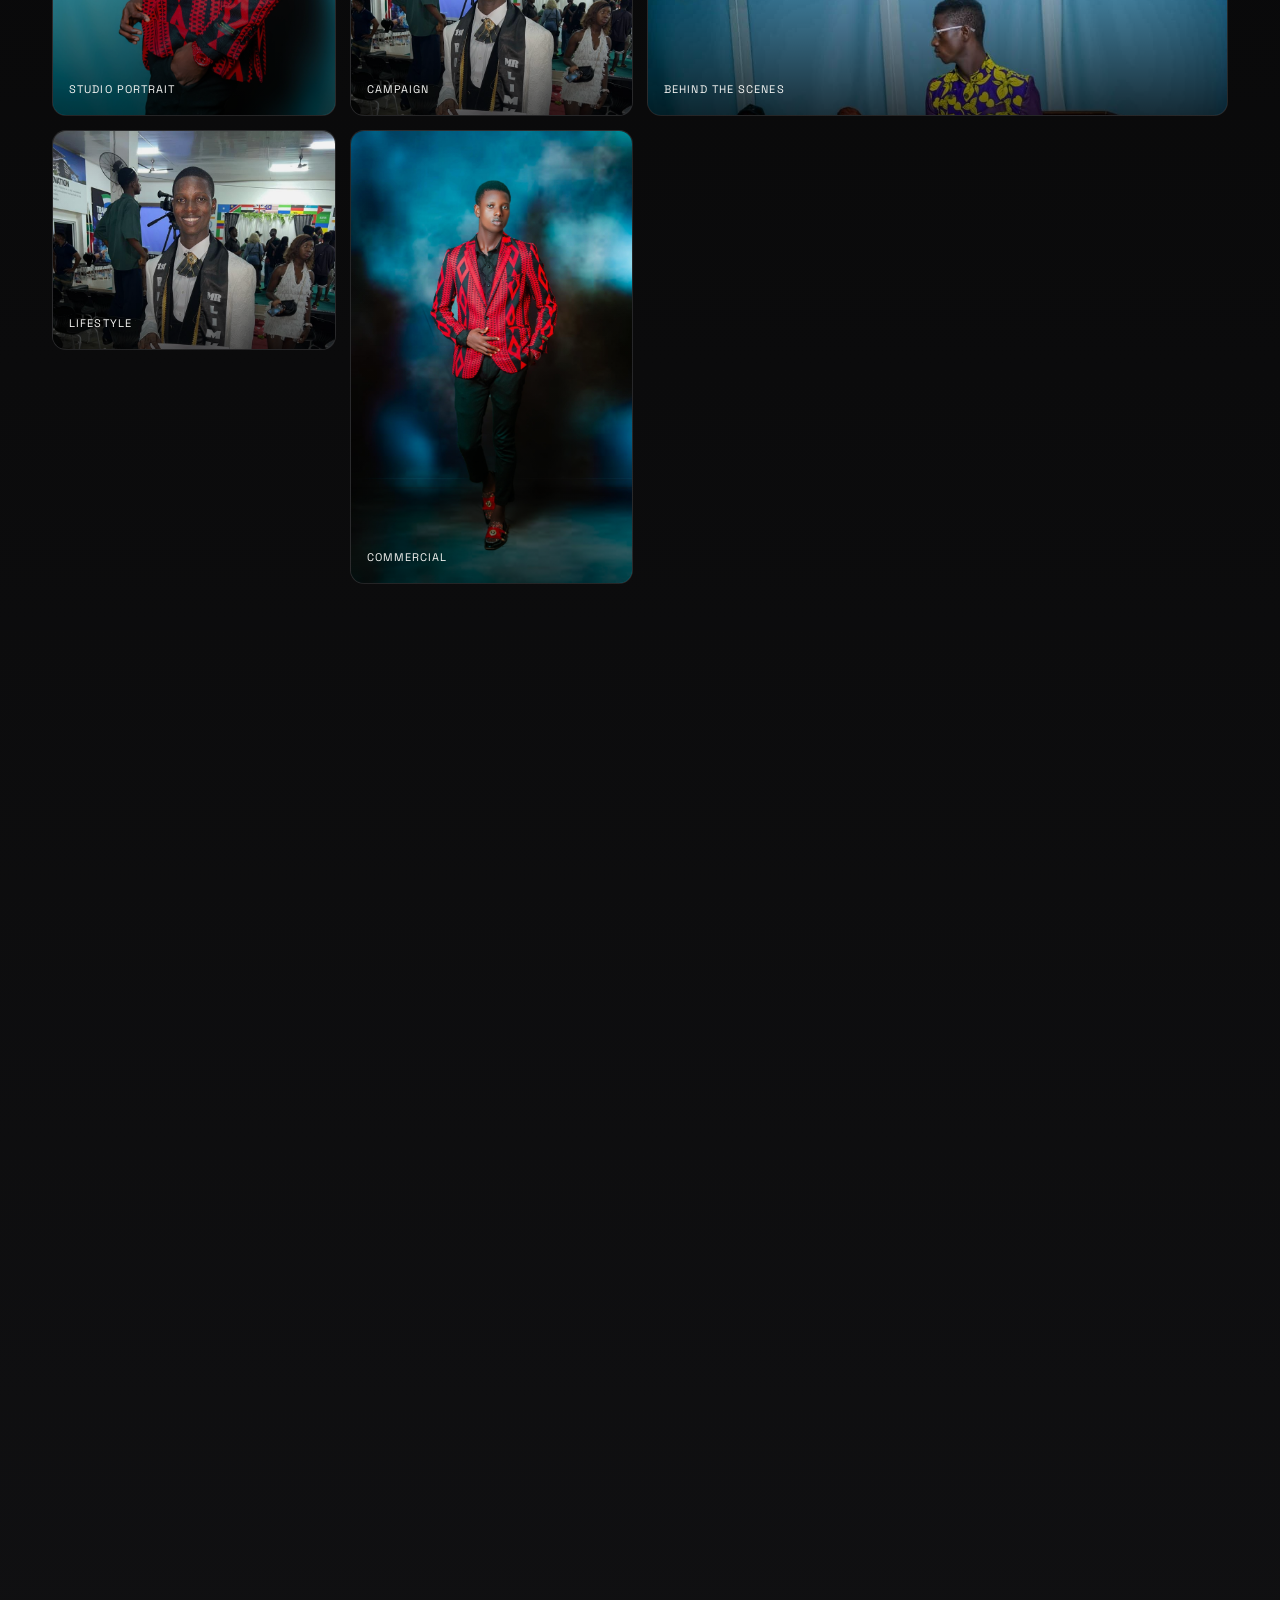
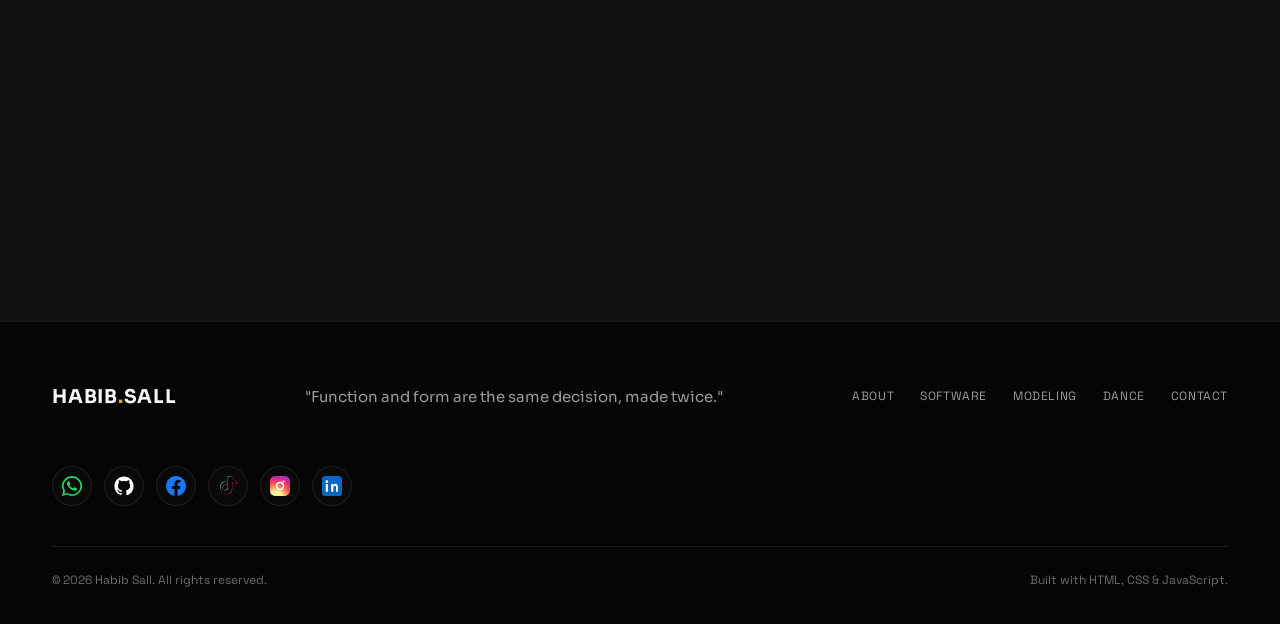
<file: modeling.html>
<!DOCTYPE html>
<html lang="en">
<head>
<meta charset="UTF-8">
<meta name="viewport" content="width=device-width, initial-scale=1.0">
<title>Modeling & Fashion — Habib Sall</title>
<meta name="description" content="Habib Sall's modeling and fashion portfolio — pageant titles, achievements, and personal brand work.">
<link rel="icon" type="image/jpeg" href="assets/images/logo.jpeg">
<meta property="og:type" content="website">
<meta property="og:title" content="Modeling & Fashion — Habib Sall">
<meta property="og:description" content="Habib Sall's modeling and fashion portfolio — pageant titles, achievements, and personal brand work.">
<meta property="og:url" content="https://habibsalltheprogrammer.github.io/portfolio/modeling.html">
<meta property="og:image" content="https://habibsalltheprogrammer.github.io/portfolio/assets/images/modeling/modeling-commercial.jpg">
<meta property="og:site_name" content="Habib Sall">
<meta name="twitter:card" content="summary_large_image">
<meta name="twitter:title" content="Modeling & Fashion — Habib Sall">
<meta name="twitter:description" content="Habib Sall's modeling and fashion portfolio — pageant titles, achievements, and personal brand work.">
<meta name="twitter:image" content="https://habibsalltheprogrammer.github.io/portfolio/assets/images/modeling/modeling-commercial.jpg">
<link rel="preconnect" href="https://fonts.googleapis.com">
<link rel="preconnect" href="https://fonts.gstatic.com" crossorigin>
<link href="https://fonts.googleapis.com/css2?family=Sora:wght@400;500;600;700;800&family=Space+Grotesk:wght@400;500;600;700&family=Inter:wght@400;500;600&display=swap" rel="stylesheet">
<link rel="stylesheet" href="css/style.css">
</head>
<body data-page="modeling">
<!-- ============ LOADER ============ -->
<div id="loader">
  <div class="loader-mark">HABIB<span>.</span>SALL</div>
  <div class="loader-bar" id="loader-bar"></div>
  <div class="loader-pct" id="loader-pct">0%</div>
</div>

<div id="scroll-progress"></div>
<div class="cursor-glow" id="cursor-glow"></div>
<!-- ============ NAVBAR ============ -->
<header id="navbar">
  <div class="container nav-inner">
    <a href="index.html" class="nav-logo">HABIB<span>.</span>SALL</a>
    <nav class="nav-links">
      <a href="about.html">About</a>
      <a href="skills.html">Skills</a>
      <a href="projects.html">Software</a>
      <a href="creative.html">Creative Design</a>
      <a href="modeling.html" class="active">Modeling</a>
      <a href="dance.html">Dance & Performance</a>
      <a href="experience.html">Experience</a>
      <a href="achievements.html">Achievements</a>
      <a href="contact.html">Contact</a>
    </nav>
    <div class="nav-actions">
      <button class="kbd-hint" id="cmdk-trigger">⌘ / Ctrl + K &nbsp;·&nbsp; Search</button>
      <button class="theme-toggle" id="theme-toggle" aria-label="Toggle theme">☾</button>
      <button class="nav-burger" id="nav-burger" aria-label="Open menu">☰</button>
    </div>
  </div>
</header>

<div id="mobile-nav">
  <button id="mobile-close" aria-label="Close menu">✕</button>
  <a href="about.html">About</a>
  <a href="skills.html">Skills</a>
  <a href="projects.html">Software</a>
  <a href="creative.html">Creative Design</a>
  <a href="modeling.html" class="active">Modeling</a>
  <a href="dance.html">Dance & Performance</a>
  <a href="experience.html">Experience</a>
  <a href="achievements.html">Achievements</a>
  <a href="contact.html">Contact</a>
</div>

<section class="page-hero">
  <div class="glow"></div>
  <div class="container">
    <div class="crumb"><a href="index.html">Home</a> / Modeling</div>
    <h1>On camera, <em>on stage.</em></h1>
    <p>A creative professional who combines technology, multimedia and fashion into one personal brand.</p>
  </div>
</section>

<section id="modeling" class="section" style="border-top:none;padding-top:90px;">
  <div class="container">
    <div class="modeling-hero">
      <div data-reveal>
        <div class="eyebrow">Chapter — Modeling · Fashion · Personal Brand</div>
        <h2>On camera, <em>on stage.</em></h2>
        <p>A creative professional who combines technology, multimedia and fashion into one personal brand — runway, editorial and commercial work alongside a life spent building software.</p>
      </div>
      <div class="modeling-portrait" data-reveal data-reveal-delay="2">
        <img src="assets/images/profile.jpg" alt="Habib Sall — modeling portrait">
        <div class="cap">Habib Sall — Personal Brand</div>
      </div>
    </div>

    <div class="mag-gallery" data-reveal>
      <div class="mag-tile tall has-img" data-img="assets/images/modeling/modeling-studio.jpg" data-label="Studio Portrait"><img src="assets/images/modeling/modeling-studio.jpg" alt="Studio portrait of Habib Sall" loading="lazy"><span>Studio Portrait</span></div>
      <div class="mag-tile wide has-img" data-img="assets/images/modeling/modeling-runway.jpg" data-label="Runway"><img src="assets/images/modeling/modeling-runway.jpg" alt="Habib Sall on the runway" loading="lazy"><span>Runway</span></div>
      <div class="mag-tile has-img" data-img="assets/images/modeling/modeling-editorial.jpg" data-label="Editorial"><img src="assets/images/modeling/modeling-editorial.jpg" alt="Editorial shot of Habib Sall" loading="lazy"><span>Editorial</span></div>
      <div class="mag-tile has-img" data-img="assets/images/modeling/modeling-campaign.jpg" data-label="Campaign"><img src="assets/images/modeling/modeling-campaign.jpg" alt="Campaign shot of Habib Sall" loading="lazy"><span>Campaign</span></div>
      <div class="mag-tile wide has-img" data-img="assets/images/modeling/modeling-bts.jpg" data-label="Behind the Scenes"><img src="assets/images/modeling/modeling-bts.jpg" alt="Behind the scenes with Habib Sall" loading="lazy"><span>Behind the Scenes</span></div>
      <div class="mag-tile has-img" data-img="assets/images/modeling/modeling-lifestyle.jpg" data-label="Lifestyle"><img src="assets/images/modeling/modeling-lifestyle.jpg" alt="Lifestyle portrait of Habib Sall" loading="lazy"><span>Lifestyle</span></div>
      <div class="mag-tile tall has-img" data-img="assets/images/modeling/modeling-commercial.jpg" data-label="Commercial"><img src="assets/images/modeling/modeling-commercial.jpg" alt="Commercial shot of Habib Sall" loading="lazy"><span>Commercial</span></div>
    </div>

    <div class="section-head" data-reveal style="margin-top:80px;margin-bottom:36px;">
      <div class="eyebrow">Runway in Motion</div>
      <h3 class="mini-title" style="margin-bottom:0;">Video moments</h3>
    </div>
    <div class="video-grid" data-reveal>
      <div class="video-card" data-label="Runway walk — full look" data-src="assets/videos/modeling/runway-01.mp4" data-poster="assets/images/modeling/runway-poster-01.jpg" style="background-image:linear-gradient(0deg,rgba(0,0,0,.55),rgba(0,0,0,.15)),url('assets/images/modeling/runway-poster-01.jpg');background-size:cover;background-position:center;">
        <span class="v-tag">Runway</span>
        <div class="play-btn"></div>
        <span class="v-label">Runway Walk</span>
      </div>
      <div class="video-card" data-label="Backstage & campaign moment" data-src="assets/videos/modeling/runway-02.mp4" data-poster="assets/images/modeling/runway-poster-02.jpg" style="background-image:linear-gradient(0deg,rgba(0,0,0,.55),rgba(0,0,0,.15)),url('assets/images/modeling/runway-poster-02.jpg');background-size:cover;background-position:center;">
        <span class="v-tag">Backstage</span>
        <div class="play-btn"></div>
        <span class="v-label">Backstage Moment</span>
      </div>
    </div>

    <div class="modeling-cols">
      <div data-reveal>
        <h3 class="mini-title">Achievements</h3>
        <div class="achv-list" id="modeling-achv-list"><!-- rendered by main.js --></div>
      </div>
      <div data-reveal data-reveal-delay="2">
        <h3 class="mini-title">Modeling Skills</h3>
        <div class="mskill-grid">
          <div class="mskill">Runway Modeling</div>
          <div class="mskill">Commercial Modeling</div>
          <div class="mskill">Fashion Photography</div>
          <div class="mskill">Brand Representation</div>
          <div class="mskill">Public Speaking</div>
          <div class="mskill">Stage Presence</div>
          <div class="mskill">Creative Direction</div>
          <div class="mskill">Personal Branding</div>
        </div>
      </div>
    </div>

    <div class="mstats" id="modeling-stats" data-reveal><!-- rendered by main.js --></div>
  </div>
</section>
<!-- ============ FOOTER ============ -->
<footer>
  <div class="container">
    <div class="footer-inner">
      <div class="nav-logo">HABIB<span>.</span>SALL</div>
      <p class="footer-quote">"Function and form are the same decision, made twice."</p>
      <div class="footer-links">
        <a href="about.html">About</a>
        <a href="projects.html">Software</a>
        <a href="modeling.html">Modeling</a>
        <a href="dance.html">Dance</a>
        <a href="contact.html">Contact</a>
      </div>
    <div class="footer-social">
  <a href="https://wa.me/23230193191" target="_blank" rel="noopener" aria-label="WhatsApp"><svg viewBox="0 0 24 24"><path fill="#25D366" d="M12 0C5.373 0 0 5.373 0 12c0 2.123.555 4.116 1.527 5.845L0 24l6.335-1.652A11.94 11.94 0 0012 24c6.627 0 12-5.373 12-12S18.627 0 12 0zm0 22a9.94 9.94 0 01-5.088-1.397l-.365-.217-3.76.98 1.003-3.66-.238-.377A9.945 9.945 0 012 12c0-5.514 4.486-10 10-10s10 4.486 10 10-4.486 10-10 10z"/><path fill="#25D366" d="M17.472 14.382c-.297-.149-1.758-.867-2.03-.967-.273-.099-.472-.148-.67.15-.198.297-.767.966-.94 1.164-.173.198-.347.223-.644.075-.297-.149-1.255-.462-2.39-1.475-.883-.788-1.48-1.761-1.653-2.059-.173-.297-.018-.458.13-.606.134-.133.298-.347.446-.52.149-.174.198-.298.298-.497.099-.198.05-.372-.025-.521-.075-.149-.669-1.612-.916-2.207-.242-.579-.487-.5-.669-.51l-.57-.01c-.198 0-.52.074-.792.372-.272.297-1.04 1.016-1.04 2.479 0 1.462 1.065 2.875 1.213 3.074.148.198 2.096 3.2 5.077 4.487.709.306 1.262.489 1.694.626.712.226 1.36.194 1.872.118.571-.085 1.758-.719 2.006-1.413.248-.694.248-1.289.173-1.413-.074-.124-.272-.198-.57-.347z"/></svg></a>
  <a href="https://github.com/habibsalltheprogrammer" target="_blank" rel="noopener" aria-label="GitHub"><svg viewBox="0 0 24 24"><path fill="#ffffff" d="M12 .5C5.73.5.5 5.73.5 12a11.5 11.5 0 007.86 10.94c.58.1.79-.25.79-.56 0-.27-.01-1-.02-1.96-3.2.7-3.88-1.54-3.88-1.54-.53-1.33-1.28-1.69-1.28-1.69-1.05-.72.08-.7.08-.7 1.16.08 1.77 1.19 1.77 1.19 1.03 1.77 2.7 1.26 3.36.96.1-.75.4-1.26.73-1.55-2.55-.29-5.24-1.28-5.24-5.7 0-1.26.45-2.29 1.19-3.1-.12-.29-.52-1.46.11-3.05 0 0 .97-.31 3.18 1.18a11 11 0 015.8 0c2.2-1.49 3.17-1.18 3.17-1.18.64 1.59.24 2.76.12 3.05.74.81 1.18 1.84 1.18 3.1 0 4.43-2.69 5.41-5.25 5.7.41.36.78 1.08.78 2.17 0 1.57-.01 2.83-.01 3.22 0 .31.2.67.8.56A11.5 11.5 0 0023.5 12C23.5 5.73 18.27.5 12 .5z"/></svg></a>
  <a href="https://www.facebook.com/habib.sall.35" target="_blank" rel="noopener" aria-label="Facebook"><svg viewBox="0 0 24 24"><path fill="#1877F2" d="M24 12.07C24 5.4 18.63 0 12 0S0 5.4 0 12.07C0 18.1 4.39 23.09 10.13 24v-8.44H7.08v-3.49h3.05V9.41c0-3.02 1.79-4.7 4.53-4.7 1.31 0 2.68.24 2.68.24v2.97h-1.51c-1.49 0-1.95.93-1.95 1.89v2.26h3.32l-.53 3.49h-2.79V24C19.61 23.09 24 18.1 24 12.07z"/></svg></a>
  <a href="https://www.tiktok.com/@officialicekidsal" target="_blank" rel="noopener" aria-label="TikTok"><svg viewBox="0 0 24 24"><path fill="#25F4EE" d="M13.5.4h3.2c.2 1.5.9 2.8 2 3.7a6 6 0 003.3 1.3v3.3a9.3 9.3 0 01-3.5-.8 9.6 9.6 0 01-1.8-1.1v7.6c0 3.8-3.1 6.9-6.9 6.9S3 17.4 3 13.6c0-3.7 2.9-6.7 6.6-6.9v3.4a3.5 3.5 0 00-1-.14 3.5 3.5 0 100 7 3.5 3.5 0 003.5-3.5V.4z" transform="translate(-0.45,-0.3)"/><path fill="#FE2C55" d="M13.5.7h3.2c.2 1.5.9 2.8 2 3.7a6 6 0 003.3 1.3v3.3a9.3 9.3 0 01-3.5-.8 9.6 9.6 0 01-1.8-1.1v7.6c0 3.8-3.1 6.9-6.9 6.9S3 18 3 14.2c0-3.7 2.9-6.7 6.6-6.9v3.4a3.5 3.5 0 00-1-.14 3.5 3.5 0 100 7 3.5 3.5 0 003.5-3.5V.7z" transform="translate(0.45,0.3)"/><path fill="#000000" d="M13.5.55h3.2c.2 1.5.9 2.8 2 3.7a6 6 0 003.3 1.3v3.3a9.3 9.3 0 01-3.5-.8 9.6 9.6 0 01-1.8-1.1v7.6c0 3.8-3.1 6.9-6.9 6.9S3 17.7 3 13.9c0-3.7 2.9-6.7 6.6-6.9v3.4a3.5 3.5 0 00-1-.14 3.5 3.5 0 100 7 3.5 3.5 0 003.5-3.5V.55z"/></svg></a>
  <a href="https://www.instagram.com/official_icekid_sall" target="_blank" rel="noopener" aria-label="Instagram"><svg viewBox="0 0 24 24"><defs><radialGradient id="igGrad9" cx="30%" cy="107%" r="150%"><stop offset="0%" stop-color="#fdf497"/><stop offset="20%" stop-color="#fdf497"/><stop offset="45%" stop-color="#fd5949"/><stop offset="65%" stop-color="#d6249f"/><stop offset="100%" stop-color="#285AEB"/></radialGradient></defs><rect width="24" height="24" rx="6" fill="url(#igGrad9)"/><path fill="#fff" d="M12 7a5 5 0 100 10 5 5 0 000-10zm0 8.2a3.2 3.2 0 110-6.4 3.2 3.2 0 010 6.4zM17.4 6.6a1.17 1.17 0 11-2.34 0 1.17 1.17 0 012.34 0z"/></svg></a>
  <a href="https://www.linkedin.com/in/habib-sall-932721330" target="_blank" rel="noopener" aria-label="LinkedIn"><svg viewBox="0 0 24 24"><rect width="24" height="24" rx="4" fill="#0A66C2"/><path fill="#fff" d="M7.12 9.5H4.5V19h2.62V9.5zM5.81 8.31A1.56 1.56 0 105.8 5.2a1.56 1.56 0 000 3.12zM19.5 19h-2.62v-5.16c0-1.23-.44-2.07-1.54-2.07-.84 0-1.34.57-1.56 1.12-.08.2-.1.47-.1.75V19H11V9.5h2.51v1.15c.36-.55 1-1.34 2.44-1.34 1.78 0 3.11 1.16 3.11 3.66V19z"/></svg></a>
</div>
</div>
    <div class="footer-bottom">
      <span>© <span id="year"></span> Habib Sall. All rights reserved.</span>
      <span>Built with HTML, CSS &amp; JavaScript.</span>
    </div>
  </div>
</footer>

<button id="back-to-top" aria-label="Back to top">↑</button>

<!-- ============ LIGHTBOX ============ -->
<div id="lightbox">
  <button id="lightbox-close" aria-label="Close preview">✕</button>
  <div class="lightbox-box">
    <div class="ph">◈</div>
    <p id="lightbox-label">Untitled piece</p>
  </div>
</div>

<!-- ============ COMMAND PALETTE ============ -->
<div id="cmdk-backdrop">
  <div class="cmdk">
    <input id="cmdk-input" type="text" placeholder="Type a command or search…" autocomplete="off">
    <div class="cmdk-list" id="cmdk-list"></div>
  </div>
</div>

<!-- ============ VIDEO LIGHTBOX ============ -->
<div id="video-lightbox">
  <button id="video-lightbox-close" aria-label="Close video">✕</button>
  <div class="video-lightbox-box">
    <div class="player">
      <div class="play-btn"></div>
      <small>Video placeholder — replace with a real &lt;video&gt; source or embed once footage is uploaded.</small>
    </div>
    <p id="video-lightbox-label">Untitled performance</p>
  </div>
</div>

<script src="js/data.js"></script>
<script src="js/main.js"></script>
</body>
</html>
</file>
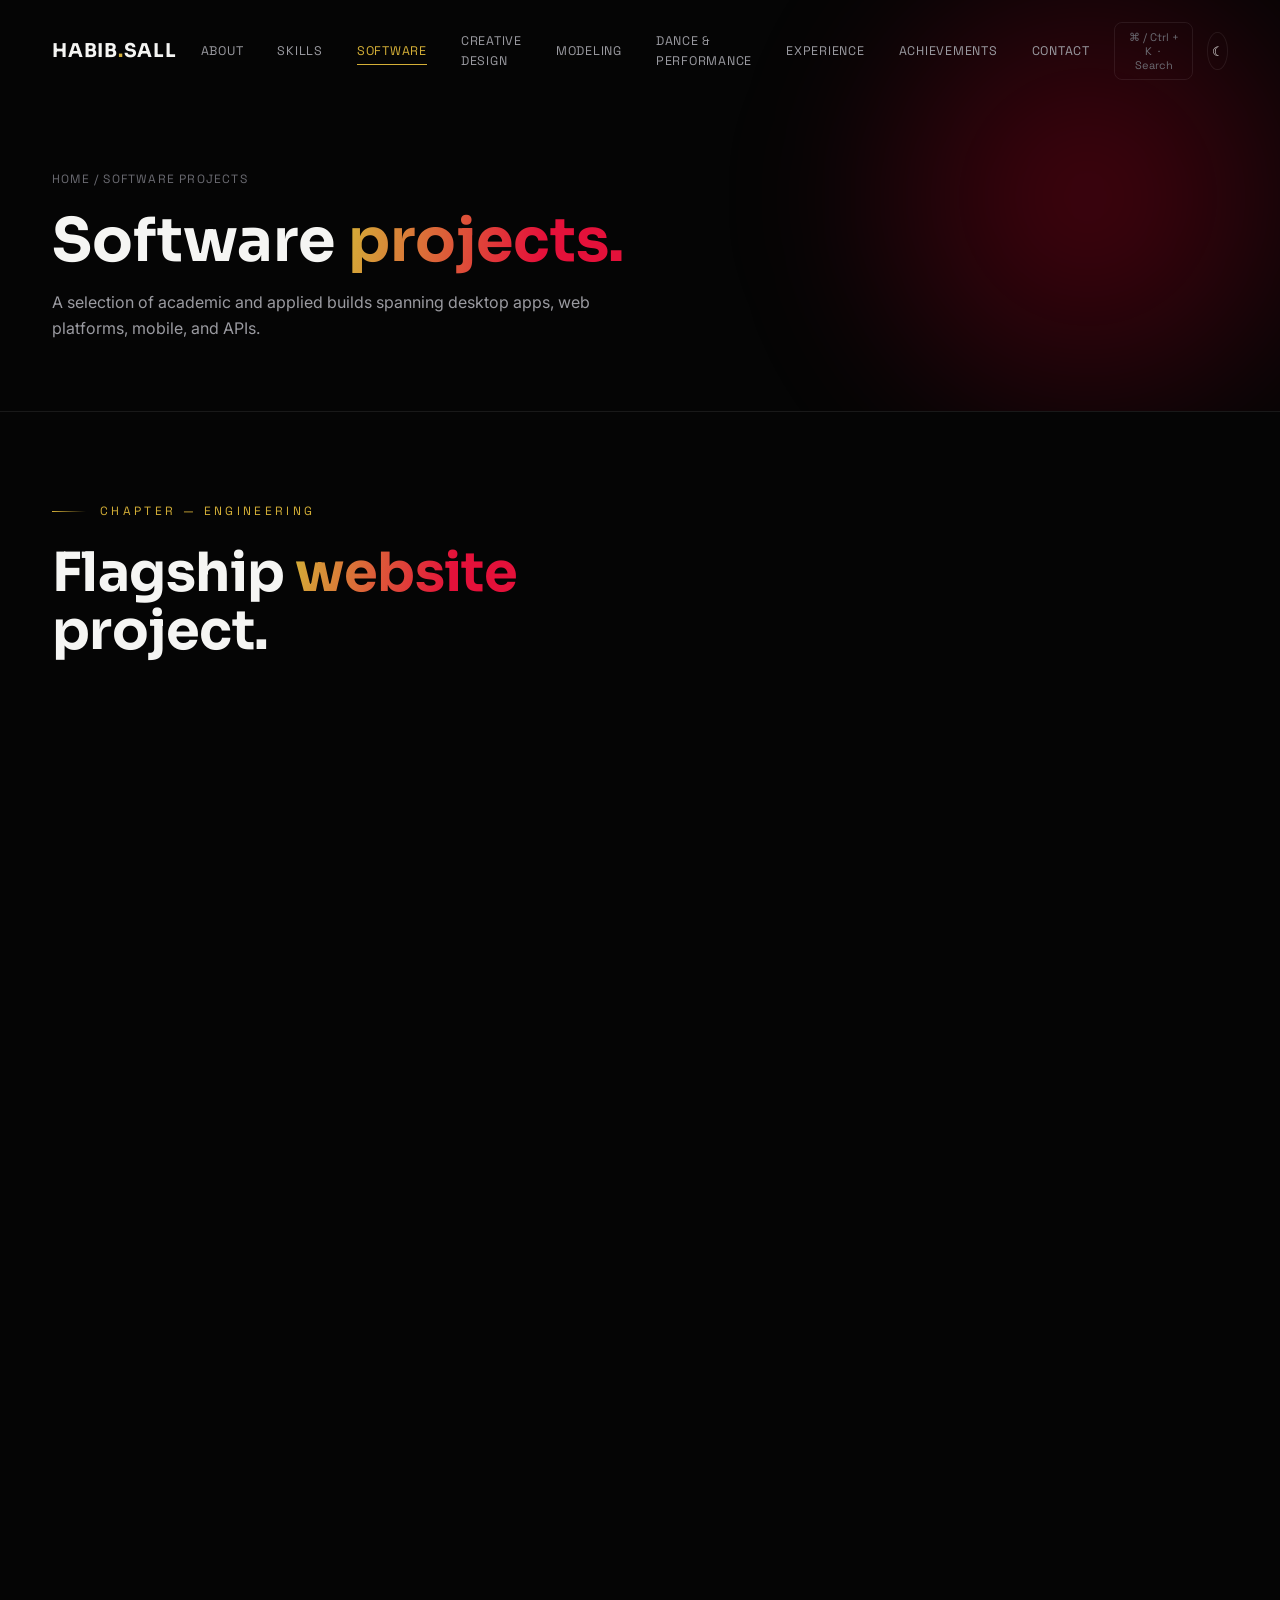
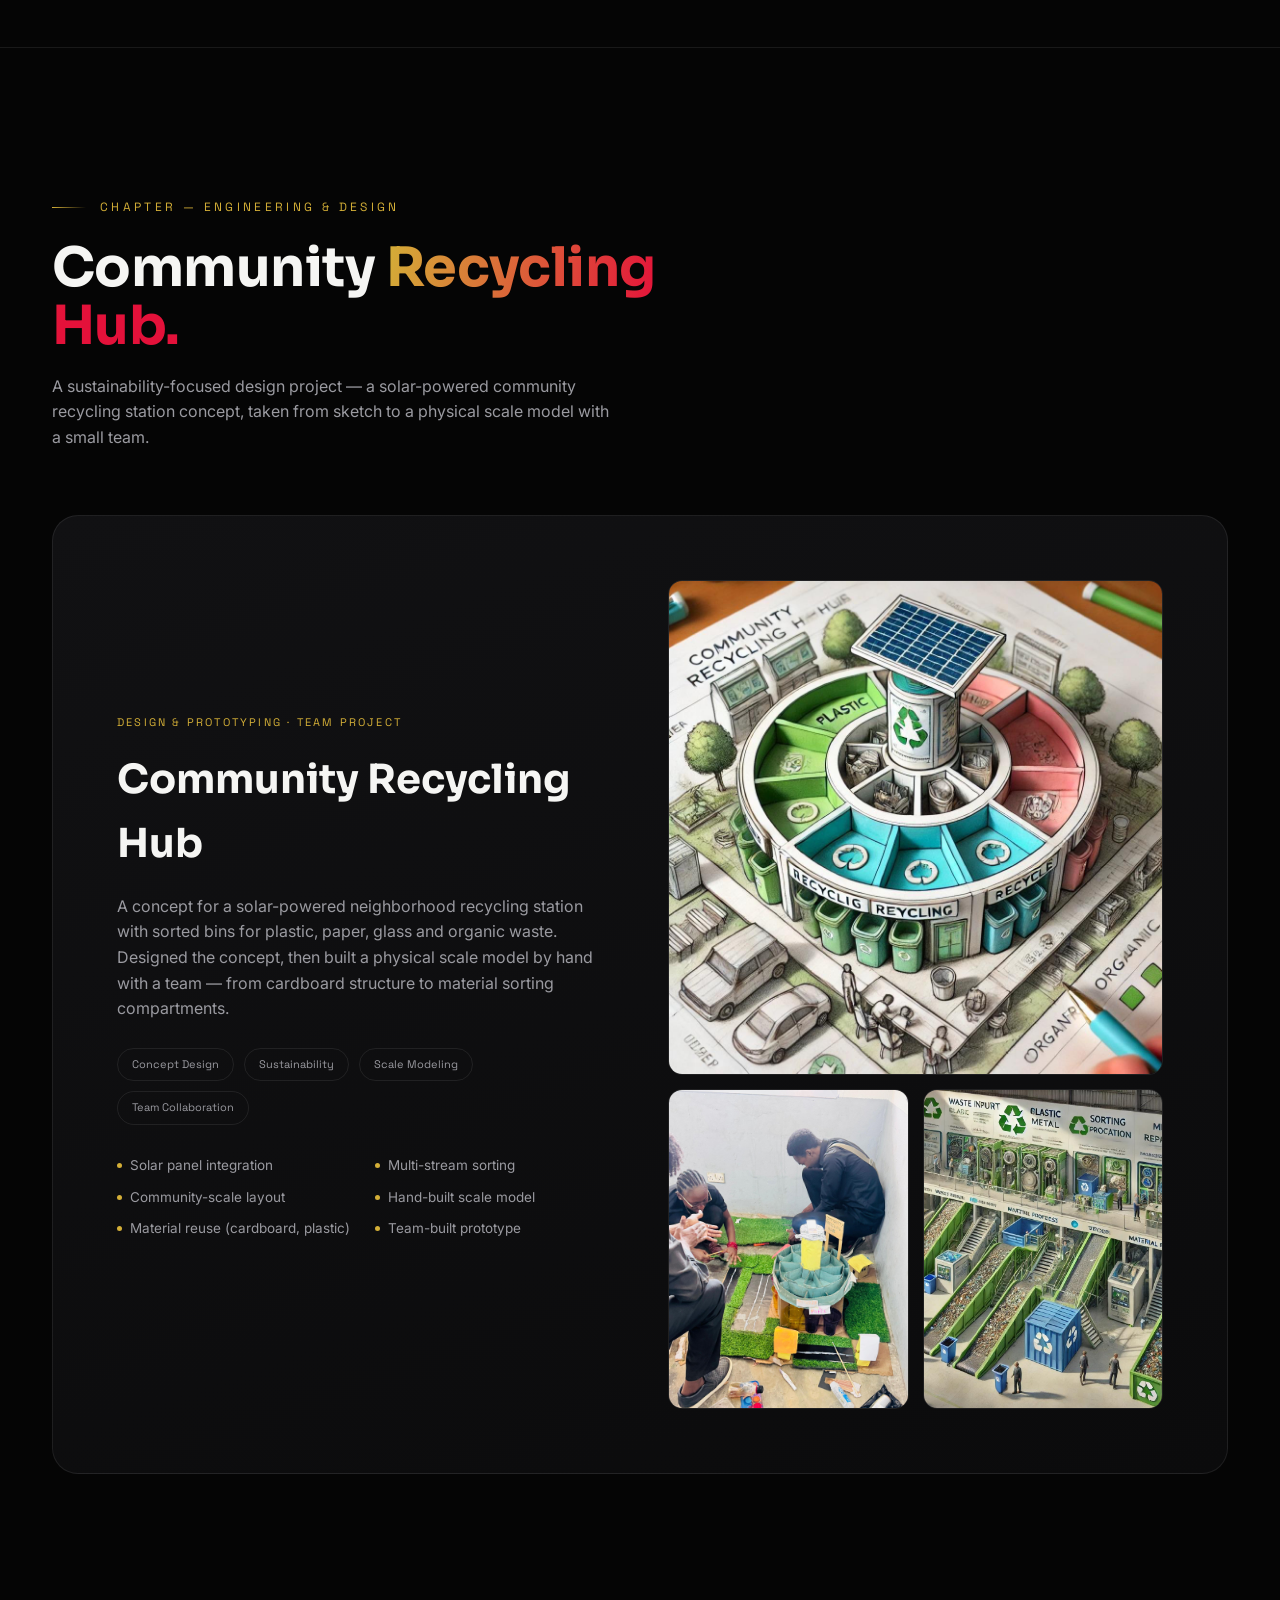
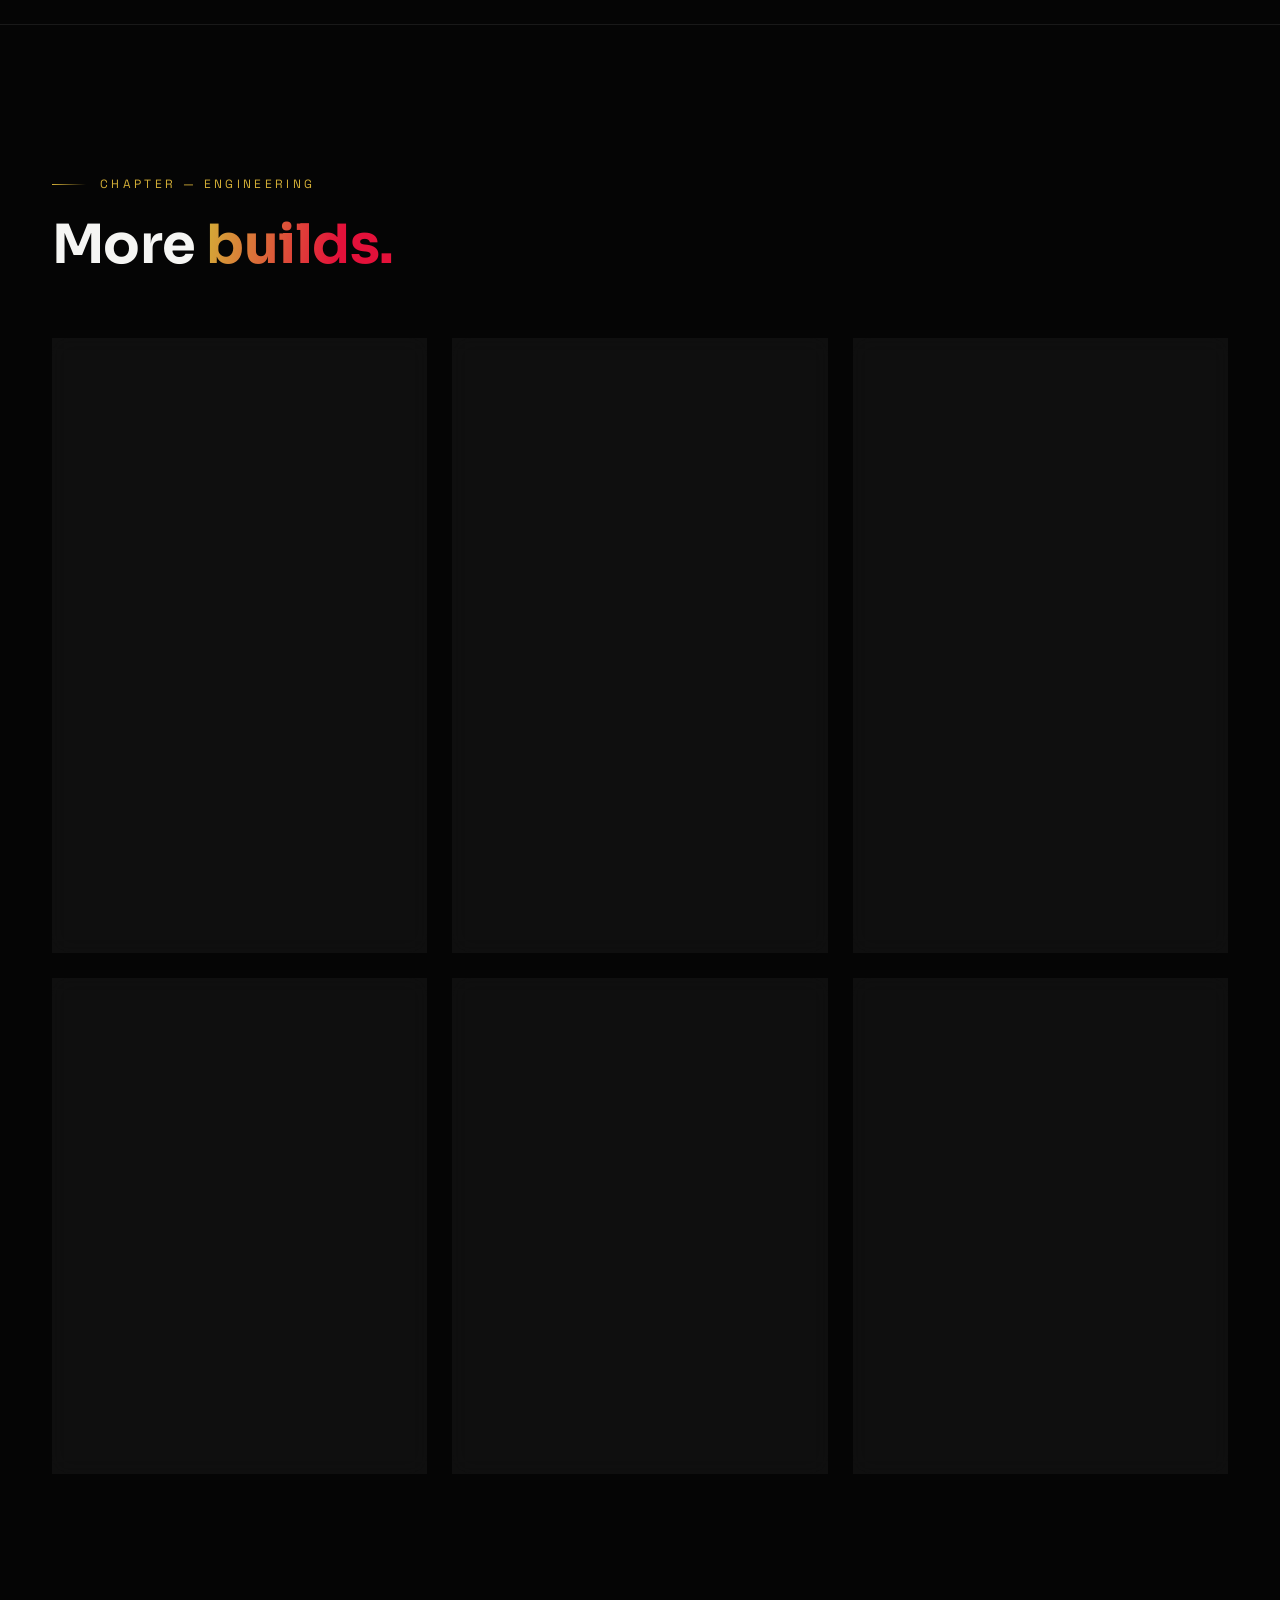
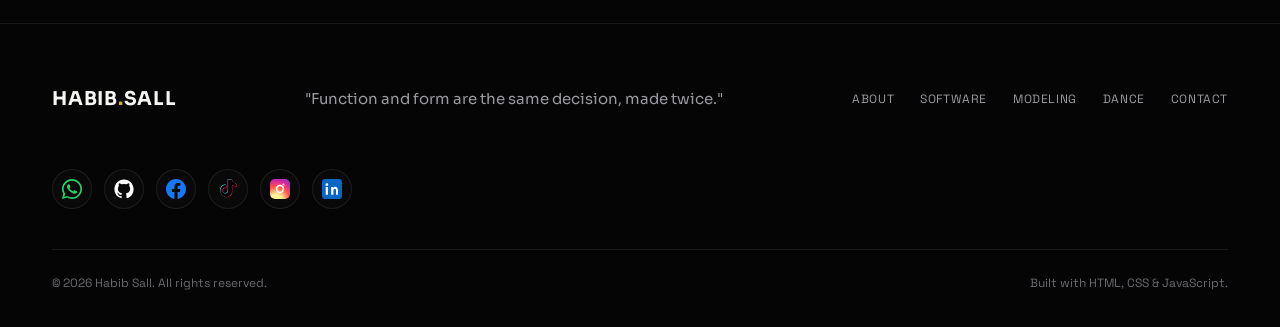
<file: projects.html>
<!DOCTYPE html>
<html lang="en">
<head>
<meta charset="UTF-8">
<meta name="viewport" content="width=device-width, initial-scale=1.0">
<title>Software Projects — Habib Sall</title>
<meta name="description" content="Featured software engineering projects by Habib Sall, including the flagship Achievers Gospel Chapel website.">
<link rel="icon" type="image/jpeg" href="assets/images/logo.jpeg">
<meta property="og:type" content="website">
<meta property="og:title" content="Software Projects — Habib Sall">
<meta property="og:description" content="Featured software engineering projects by Habib Sall, including the flagship Achievers Gospel Chapel website.">
<meta property="og:url" content="https://habibsalltheprogrammer.github.io/portfolio/projects.html">
<meta property="og:image" content="https://habibsalltheprogrammer.github.io/portfolio/assets/images/projects/church-hero.jpg">
<meta property="og:site_name" content="Habib Sall">
<meta name="twitter:card" content="summary_large_image">
<meta name="twitter:title" content="Software Projects — Habib Sall">
<meta name="twitter:description" content="Featured software engineering projects by Habib Sall, including the flagship Achievers Gospel Chapel website.">
<meta name="twitter:image" content="https://habibsalltheprogrammer.github.io/portfolio/assets/images/projects/church-hero.jpg">
<link rel="preconnect" href="https://fonts.googleapis.com">
<link rel="preconnect" href="https://fonts.gstatic.com" crossorigin>
<link href="https://fonts.googleapis.com/css2?family=Sora:wght@400;500;600;700;800&family=Space+Grotesk:wght@400;500;600;700&family=Inter:wght@400;500;600&display=swap" rel="stylesheet">
<link rel="stylesheet" href="css/style.css">
</head>
<body data-page="projects">
<!-- ============ LOADER ============ -->
<div id="loader">
  <div class="loader-mark">HABIB<span>.</span>SALL</div>
  <div class="loader-bar" id="loader-bar"></div>
  <div class="loader-pct" id="loader-pct">0%</div>
</div>

<div id="scroll-progress"></div>
<div class="cursor-glow" id="cursor-glow"></div>
<!-- ============ NAVBAR ============ -->
<header id="navbar">
  <div class="container nav-inner">
    <a href="index.html" class="nav-logo">HABIB<span>.</span>SALL</a>
    <nav class="nav-links">
      <a href="about.html">About</a>
      <a href="skills.html">Skills</a>
      <a href="projects.html" class="active">Software</a>
      <a href="creative.html">Creative Design</a>
      <a href="modeling.html">Modeling</a>
      <a href="dance.html">Dance & Performance</a>
      <a href="experience.html">Experience</a>
      <a href="achievements.html">Achievements</a>
      <a href="contact.html">Contact</a>
    </nav>
    <div class="nav-actions">
      <button class="kbd-hint" id="cmdk-trigger">⌘ / Ctrl + K &nbsp;·&nbsp; Search</button>
      <button class="theme-toggle" id="theme-toggle" aria-label="Toggle theme">☾</button>
      <button class="nav-burger" id="nav-burger" aria-label="Open menu">☰</button>
    </div>
  </div>
</header>

<div id="mobile-nav">
  <button id="mobile-close" aria-label="Close menu">✕</button>
  <a href="about.html">About</a>
  <a href="skills.html">Skills</a>
  <a href="projects.html" class="active">Software</a>
  <a href="creative.html">Creative Design</a>
  <a href="modeling.html">Modeling</a>
  <a href="dance.html">Dance & Performance</a>
  <a href="experience.html">Experience</a>
  <a href="achievements.html">Achievements</a>
  <a href="contact.html">Contact</a>
</div>

<section class="page-hero">
  <div class="glow"></div>
  <div class="container">
    <div class="crumb"><a href="index.html">Home</a> / Software Projects</div>
    <h1>Software <em>projects.</em></h1>
    <p>A selection of academic and applied builds spanning desktop apps, web platforms, mobile, and APIs.</p>
  </div>
</section>

<section class="section" style="border-top:none;padding-top:90px;">
  <div class="container">
    <div class="section-head" data-reveal>
      <div class="eyebrow">Chapter — Engineering</div>
      <h2 class="section-title">Flagship <em>website</em> project.</h2>
    </div>
    <div class="flagship" data-reveal>
      <div class="flagship-grid">
        <div>
          <div class="flagship-tag">Production · Deployed on GitHub Pages</div>
          <h3>Achievers Gospel Chapel</h3>
          <p>A fully functional, responsive church website built with HTML, CSS and JavaScript — home, ministries, sermons, events, gallery and contact, all shipped as a complete production-ready web solution.</p>
          <div class="tag-row">
            <span class="tag">HTML5</span><span class="tag">CSS3</span><span class="tag">JavaScript</span><span class="tag">Supabase</span><span class="tag">Formspree</span><span class="tag">GitHub Pages</span>
          </div>
          <ul class="flagship-feats">
            <li>Responsive design</li><li>Home &amp; About</li>
            <li>Ministries</li><li>Sermons / Media</li>
            <li>Events calendar</li><li>Photo gallery</li>
            <li>Smooth scrolling</li><li>Mobile navigation</li>
            <li>Google Maps embeds</li><li>Supabase backend</li>
            <li>Cross-browser tested</li><li>Performance optimized</li>
          </ul>
          <div class="flagship-btns">
            <a href="https://achieversgospelchapel.org/" target="_blank" rel="noopener" class="btn btn-gold btn-sm">View Live Website</a>
            <a href="https://github.com/habibsalltheprogrammer/achieversgospelchapel" target="_blank" rel="noopener" class="btn btn-outline btn-sm">View Source Code</a>
          </div>
        </div>
        <div class="browser-showcase">
          <div class="browser-mock">
            <div class="bar"><span class="bdot r"></span><span class="bdot y"></span><span class="bdot g"></span><span class="burl">achieversgospelchapel.org</span></div>
            <img src="assets/images/projects/church-hero.png" alt="Achievers Gospel Chapel — homepage hero" loading="lazy">
          </div>
          <div class="thumbs">
            <div class="browser-mock">
              <div class="bar"><span class="bdot r"></span><span class="bdot y"></span><span class="bdot g"></span><span class="burl">/about</span></div>
              <img src="assets/images/projects/about.png" alt="Achievers Gospel Chapel — mission &amp; vision section" loading="lazy">
            </div>
            <div class="browser-mock">
              <div class="bar"><span class="bdot r"></span><span class="bdot y"></span><span class="bdot g"></span><span class="burl">/gallery</span></div>
              <img src="assets/images/projects/gallery.png" alt="Achievers Gospel Chapel — photo gallery" loading="lazy">
            </div>
          </div>
        </div>
      </div>
    </div>
  </div>
</section>

<section class="section">
  <div class="container">
    <div class="section-head" data-reveal>
      <div class="eyebrow">Chapter — Engineering &amp; Design</div>
      <h2 class="section-title">Community <em>Recycling Hub.</em></h2>
      <p class="section-desc">A sustainability-focused design project — a solar-powered community recycling station concept, taken from sketch to a physical scale model with a small team.</p>
    </div>
    <div class="flagship" data-reveal>
      <div class="flagship-grid">
        <div>
          <div class="flagship-tag">Design &amp; Prototyping · Team Project</div>
          <h3>Community Recycling Hub</h3>
          <p>A concept for a solar-powered neighborhood recycling station with sorted bins for plastic, paper, glass and organic waste. Designed the concept, then built a physical scale model by hand with a team — from cardboard structure to material sorting compartments.</p>
          <div class="tag-row">
            <span class="tag">Concept Design</span><span class="tag">Sustainability</span><span class="tag">Scale Modeling</span><span class="tag">Team Collaboration</span>
          </div>
          <ul class="flagship-feats">
            <li>Solar panel integration</li><li>Multi-stream sorting</li>
            <li>Community-scale layout</li><li>Hand-built scale model</li>
            <li>Material reuse (cardboard, plastic)</li><li>Team-built prototype</li>
          </ul>
        </div>
        <div style="display:grid;grid-template-columns:1fr 1fr;gap:14px;">
          <img src="assets/images/projects/recyclehub-concept.jpg" alt="Community Recycling Hub concept render" loading="lazy" style="width:100%;border-radius:14px;border:1px solid var(--glass-border);grid-column:1/-1;">
          <img src="assets/images/projects/recyclehub-build-01.jpg" alt="Building the recycling hub scale model" loading="lazy" style="width:100%;height:100%;object-fit:cover;border-radius:14px;border:1px solid var(--glass-border);">
          <img src="assets/images/projects/recyclehub-render-01.jpg" alt="Recycling hub facility render" loading="lazy" style="width:100%;height:100%;object-fit:cover;border-radius:14px;border:1px solid var(--glass-border);">
        </div>
      </div>
    </div>
  </div>
</section>

<section class="section">
  <div class="container">
    <div class="section-head" data-reveal>
      <div class="eyebrow">Chapter — Engineering</div>
      <h2 class="section-title">More <em>builds.</em></h2>
    </div>
    <div class="project-grid" id="project-grid"><!-- rendered by main.js --></div>
  </div>
</section>
<!-- ============ FOOTER ============ -->
<footer>
  <div class="container">
    <div class="footer-inner">
      <div class="nav-logo">HABIB<span>.</span>SALL</div>
      <p class="footer-quote">"Function and form are the same decision, made twice."</p>
      <div class="footer-links">
        <a href="about.html">About</a>
        <a href="projects.html">Software</a>
        <a href="modeling.html">Modeling</a>
        <a href="dance.html">Dance</a>
        <a href="contact.html">Contact</a>
      </div>
    <div class="footer-social">
  <a href="https://wa.me/23230193191" target="_blank" rel="noopener" aria-label="WhatsApp"><svg viewBox="0 0 24 24"><path fill="#25D366" d="M12 0C5.373 0 0 5.373 0 12c0 2.123.555 4.116 1.527 5.845L0 24l6.335-1.652A11.94 11.94 0 0012 24c6.627 0 12-5.373 12-12S18.627 0 12 0zm0 22a9.94 9.94 0 01-5.088-1.397l-.365-.217-3.76.98 1.003-3.66-.238-.377A9.945 9.945 0 012 12c0-5.514 4.486-10 10-10s10 4.486 10 10-4.486 10-10 10z"/><path fill="#25D366" d="M17.472 14.382c-.297-.149-1.758-.867-2.03-.967-.273-.099-.472-.148-.67.15-.198.297-.767.966-.94 1.164-.173.198-.347.223-.644.075-.297-.149-1.255-.462-2.39-1.475-.883-.788-1.48-1.761-1.653-2.059-.173-.297-.018-.458.13-.606.134-.133.298-.347.446-.52.149-.174.198-.298.298-.497.099-.198.05-.372-.025-.521-.075-.149-.669-1.612-.916-2.207-.242-.579-.487-.5-.669-.51l-.57-.01c-.198 0-.52.074-.792.372-.272.297-1.04 1.016-1.04 2.479 0 1.462 1.065 2.875 1.213 3.074.148.198 2.096 3.2 5.077 4.487.709.306 1.262.489 1.694.626.712.226 1.36.194 1.872.118.571-.085 1.758-.719 2.006-1.413.248-.694.248-1.289.173-1.413-.074-.124-.272-.198-.57-.347z"/></svg></a>
  <a href="https://github.com/habibsalltheprogrammer" target="_blank" rel="noopener" aria-label="GitHub"><svg viewBox="0 0 24 24"><path fill="#ffffff" d="M12 .5C5.73.5.5 5.73.5 12a11.5 11.5 0 007.86 10.94c.58.1.79-.25.79-.56 0-.27-.01-1-.02-1.96-3.2.7-3.88-1.54-3.88-1.54-.53-1.33-1.28-1.69-1.28-1.69-1.05-.72.08-.7.08-.7 1.16.08 1.77 1.19 1.77 1.19 1.03 1.77 2.7 1.26 3.36.96.1-.75.4-1.26.73-1.55-2.55-.29-5.24-1.28-5.24-5.7 0-1.26.45-2.29 1.19-3.1-.12-.29-.52-1.46.11-3.05 0 0 .97-.31 3.18 1.18a11 11 0 015.8 0c2.2-1.49 3.17-1.18 3.17-1.18.64 1.59.24 2.76.12 3.05.74.81 1.18 1.84 1.18 3.1 0 4.43-2.69 5.41-5.25 5.7.41.36.78 1.08.78 2.17 0 1.57-.01 2.83-.01 3.22 0 .31.2.67.8.56A11.5 11.5 0 0023.5 12C23.5 5.73 18.27.5 12 .5z"/></svg></a>
  <a href="https://www.facebook.com/habib.sall.35" target="_blank" rel="noopener" aria-label="Facebook"><svg viewBox="0 0 24 24"><path fill="#1877F2" d="M24 12.07C24 5.4 18.63 0 12 0S0 5.4 0 12.07C0 18.1 4.39 23.09 10.13 24v-8.44H7.08v-3.49h3.05V9.41c0-3.02 1.79-4.7 4.53-4.7 1.31 0 2.68.24 2.68.24v2.97h-1.51c-1.49 0-1.95.93-1.95 1.89v2.26h3.32l-.53 3.49h-2.79V24C19.61 23.09 24 18.1 24 12.07z"/></svg></a>
  <a href="https://www.tiktok.com/@officialicekidsal" target="_blank" rel="noopener" aria-label="TikTok"><svg viewBox="0 0 24 24"><path fill="#25F4EE" d="M13.5.4h3.2c.2 1.5.9 2.8 2 3.7a6 6 0 003.3 1.3v3.3a9.3 9.3 0 01-3.5-.8 9.6 9.6 0 01-1.8-1.1v7.6c0 3.8-3.1 6.9-6.9 6.9S3 17.4 3 13.6c0-3.7 2.9-6.7 6.6-6.9v3.4a3.5 3.5 0 00-1-.14 3.5 3.5 0 100 7 3.5 3.5 0 003.5-3.5V.4z" transform="translate(-0.45,-0.3)"/><path fill="#FE2C55" d="M13.5.7h3.2c.2 1.5.9 2.8 2 3.7a6 6 0 003.3 1.3v3.3a9.3 9.3 0 01-3.5-.8 9.6 9.6 0 01-1.8-1.1v7.6c0 3.8-3.1 6.9-6.9 6.9S3 18 3 14.2c0-3.7 2.9-6.7 6.6-6.9v3.4a3.5 3.5 0 00-1-.14 3.5 3.5 0 100 7 3.5 3.5 0 003.5-3.5V.7z" transform="translate(0.45,0.3)"/><path fill="#000000" d="M13.5.55h3.2c.2 1.5.9 2.8 2 3.7a6 6 0 003.3 1.3v3.3a9.3 9.3 0 01-3.5-.8 9.6 9.6 0 01-1.8-1.1v7.6c0 3.8-3.1 6.9-6.9 6.9S3 17.7 3 13.9c0-3.7 2.9-6.7 6.6-6.9v3.4a3.5 3.5 0 00-1-.14 3.5 3.5 0 100 7 3.5 3.5 0 003.5-3.5V.55z"/></svg></a>
  <a href="https://www.instagram.com/official_icekid_sall" target="_blank" rel="noopener" aria-label="Instagram"><svg viewBox="0 0 24 24"><defs><radialGradient id="igGrad10" cx="30%" cy="107%" r="150%"><stop offset="0%" stop-color="#fdf497"/><stop offset="20%" stop-color="#fdf497"/><stop offset="45%" stop-color="#fd5949"/><stop offset="65%" stop-color="#d6249f"/><stop offset="100%" stop-color="#285AEB"/></radialGradient></defs><rect width="24" height="24" rx="6" fill="url(#igGrad10)"/><path fill="#fff" d="M12 7a5 5 0 100 10 5 5 0 000-10zm0 8.2a3.2 3.2 0 110-6.4 3.2 3.2 0 010 6.4zM17.4 6.6a1.17 1.17 0 11-2.34 0 1.17 1.17 0 012.34 0z"/></svg></a>
  <a href="https://www.linkedin.com/in/habib-sall-932721330" target="_blank" rel="noopener" aria-label="LinkedIn"><svg viewBox="0 0 24 24"><rect width="24" height="24" rx="4" fill="#0A66C2"/><path fill="#fff" d="M7.12 9.5H4.5V19h2.62V9.5zM5.81 8.31A1.56 1.56 0 105.8 5.2a1.56 1.56 0 000 3.12zM19.5 19h-2.62v-5.16c0-1.23-.44-2.07-1.54-2.07-.84 0-1.34.57-1.56 1.12-.08.2-.1.47-.1.75V19H11V9.5h2.51v1.15c.36-.55 1-1.34 2.44-1.34 1.78 0 3.11 1.16 3.11 3.66V19z"/></svg></a>
</div>
</div>
    <div class="footer-bottom">
      <span>© <span id="year"></span> Habib Sall. All rights reserved.</span>
      <span>Built with HTML, CSS &amp; JavaScript.</span>
    </div>
  </div>
</footer>

<button id="back-to-top" aria-label="Back to top">↑</button>

<!-- ============ LIGHTBOX ============ -->
<div id="lightbox">
  <button id="lightbox-close" aria-label="Close preview">✕</button>
  <div class="lightbox-box">
    <div class="ph">◈</div>
    <p id="lightbox-label">Untitled piece</p>
  </div>
</div>

<!-- ============ COMMAND PALETTE ============ -->
<div id="cmdk-backdrop">
  <div class="cmdk">
    <input id="cmdk-input" type="text" placeholder="Type a command or search…" autocomplete="off">
    <div class="cmdk-list" id="cmdk-list"></div>
  </div>
</div>

<!-- ============ VIDEO LIGHTBOX ============ -->
<div id="video-lightbox">
  <button id="video-lightbox-close" aria-label="Close video">✕</button>
  <div class="video-lightbox-box">
    <div class="player">
      <div class="play-btn"></div>
      <small>Video placeholder — replace with a real &lt;video&gt; source or embed once footage is uploaded.</small>
    </div>
    <p id="video-lightbox-label">Untitled performance</p>
  </div>
</div>

<script src="js/data.js"></script>
<script src="js/main.js"></script>
</body>
</html>
</file>
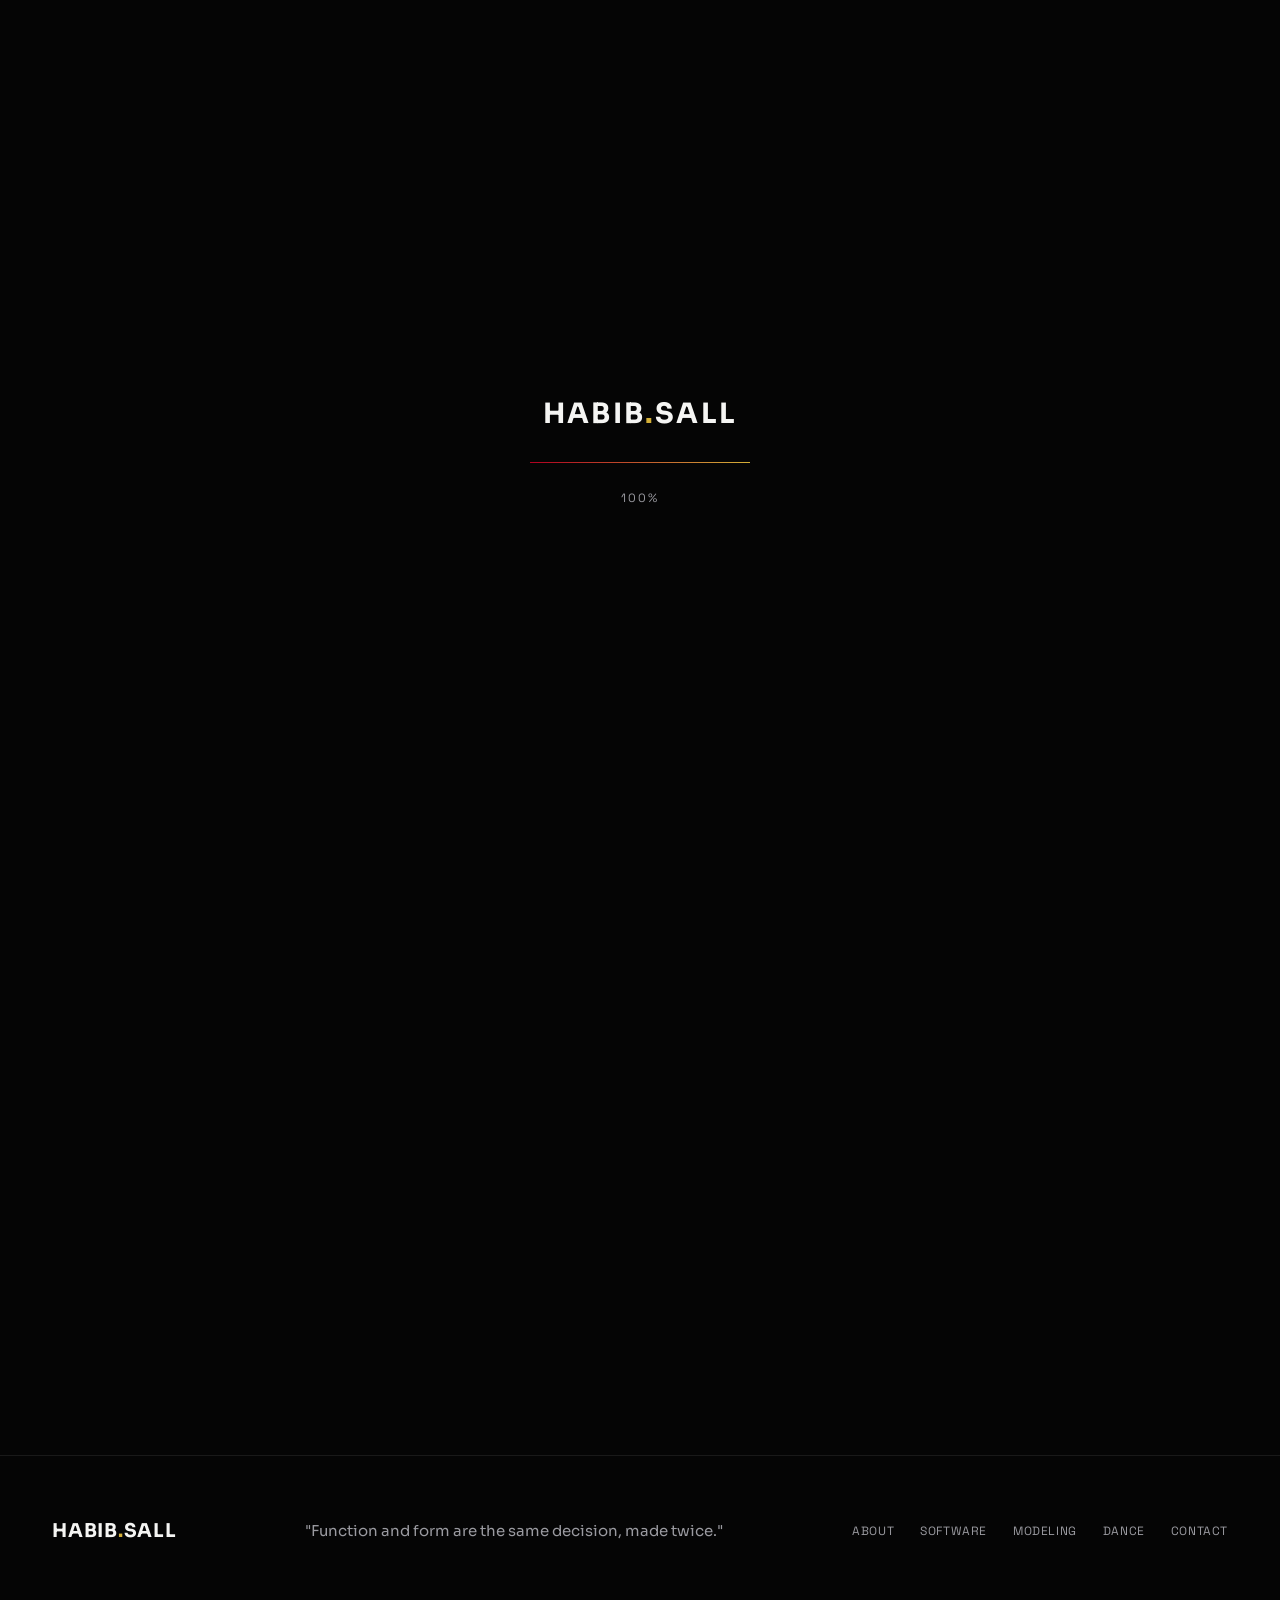
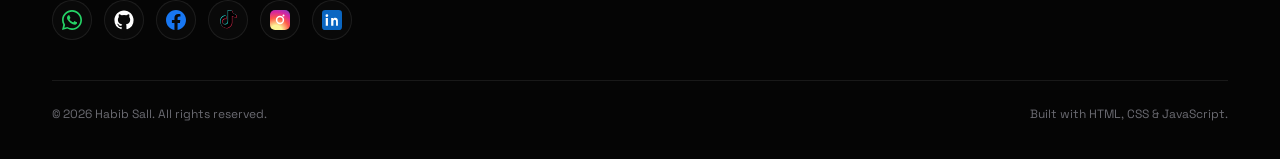
<file: skills.html>
<!DOCTYPE html>
<html lang="en">
<head>
<meta charset="UTF-8">
<meta name="viewport" content="width=device-width, initial-scale=1.0">
<title>Skills — Habib Sall</title>
<meta name="description" content="Software engineering, multimedia design and business skills — the full stack Habib Sall works across.">
<link rel="icon" type="image/jpeg" href="assets/images/logo.jpeg">
<meta property="og:type" content="website">
<meta property="og:title" content="Skills — Habib Sall">
<meta property="og:description" content="Software engineering, multimedia design and business skills — the full stack Habib Sall works across.">
<meta property="og:url" content="https://habibsalltheprogrammer.github.io/portfolio/skills.html">
<meta property="og:image" content="https://habibsalltheprogrammer.github.io/portfolio/assets/images/profile.jpg">
<meta property="og:site_name" content="Habib Sall">
<meta name="twitter:card" content="summary_large_image">
<meta name="twitter:title" content="Skills — Habib Sall">
<meta name="twitter:description" content="Software engineering, multimedia design and business skills — the full stack Habib Sall works across.">
<meta name="twitter:image" content="https://habibsalltheprogrammer.github.io/portfolio/assets/images/profile.jpg">
<link rel="preconnect" href="https://fonts.googleapis.com">
<link rel="preconnect" href="https://fonts.gstatic.com" crossorigin>
<link href="https://fonts.googleapis.com/css2?family=Sora:wght@400;500;600;700;800&family=Space+Grotesk:wght@400;500;600;700&family=Inter:wght@400;500;600&display=swap" rel="stylesheet">
<link rel="stylesheet" href="css/style.css">
</head>
<body data-page="skills">
<!-- ============ LOADER ============ -->
<div id="loader">
  <div class="loader-mark">HABIB<span>.</span>SALL</div>
  <div class="loader-bar" id="loader-bar"></div>
  <div class="loader-pct" id="loader-pct">0%</div>
</div>

<div id="scroll-progress"></div>
<div class="cursor-glow" id="cursor-glow"></div>
<!-- ============ NAVBAR ============ -->
<header id="navbar">
  <div class="container nav-inner">
    <a href="index.html" class="nav-logo">HABIB<span>.</span>SALL</a>
    <nav class="nav-links">
      <a href="about.html">About</a>
      <a href="skills.html" class="active">Skills</a>
      <a href="projects.html">Software</a>
      <a href="creative.html">Creative Design</a>
      <a href="modeling.html">Modeling</a>
      <a href="dance.html">Dance & Performance</a>
      <a href="experience.html">Experience</a>
      <a href="achievements.html">Achievements</a>
      <a href="contact.html">Contact</a>
    </nav>
    <div class="nav-actions">
      <button class="kbd-hint" id="cmdk-trigger">⌘ / Ctrl + K &nbsp;·&nbsp; Search</button>
      <button class="theme-toggle" id="theme-toggle" aria-label="Toggle theme">☾</button>
      <button class="nav-burger" id="nav-burger" aria-label="Open menu">☰</button>
    </div>
  </div>
</header>

<div id="mobile-nav">
  <button id="mobile-close" aria-label="Close menu">✕</button>
  <a href="about.html">About</a>
  <a href="skills.html" class="active">Skills</a>
  <a href="projects.html">Software</a>
  <a href="creative.html">Creative Design</a>
  <a href="modeling.html">Modeling</a>
  <a href="dance.html">Dance & Performance</a>
  <a href="experience.html">Experience</a>
  <a href="achievements.html">Achievements</a>
  <a href="contact.html">Contact</a>
</div>

<section class="page-hero">
  <div class="glow"></div>
  <div class="container">
    <div class="crumb"><a href="index.html">Home</a> / Skills</div>
    <h1>Skills across <em>every layer</em> of the stack.</h1>
    <p>From database schema to brand system — the tools I use to take a project from concept to deployment.</p>
  </div>
</section>

<section class="section" style="border-top:none;padding-top:90px;">
  <div class="container">
    <div class="skills-tabs" data-reveal>
      <button class="skills-tab active" data-target="panel-eng">Software Engineering</button>
      <button class="skills-tab" data-target="panel-media">Multimedia &amp; Design</button>
      <button class="skills-tab" data-target="panel-biz">Business &amp; Soft Skills</button>
    </div>

    <div class="skills-panel active" id="panel-eng" data-reveal>
      <div class="skill-card"><div class="icon">PY</div><h5>Python</h5><div class="skill-bar"><i data-level="85"></i></div></div>
      <div class="skill-card"><div class="icon">H5</div><h5>HTML5</h5><div class="skill-bar"><i data-level="95"></i></div></div>
      <div class="skill-card"><div class="icon">C3</div><h5>CSS3</h5><div class="skill-bar"><i data-level="92"></i></div></div>
      <div class="skill-card"><div class="icon">JS</div><h5>JavaScript (ES6+)</h5><div class="skill-bar"><i data-level="88"></i></div></div>
      <div class="skill-card"><div class="icon">SQ</div><h5>SQL / PostgreSQL</h5><div class="skill-bar"><i data-level="82"></i></div></div>
      <div class="skill-card"><div class="icon">FL</div><h5>Flutter / Dart</h5><div class="skill-bar"><i data-level="75"></i></div></div>
      <div class="skill-card"><div class="icon">FK</div><h5>Flask</h5><div class="skill-bar"><i data-level="80"></i></div></div>
      <div class="skill-card"><div class="icon">OR</div><h5>Oracle</h5><div class="skill-bar"><i data-level="70"></i></div></div>
      <div class="skill-card"><div class="icon">SB</div><h5>Supabase</h5><div class="skill-bar"><i data-level="78"></i></div></div>
      <div class="skill-card"><div class="icon">GH</div><h5>Git &amp; GitHub</h5><div class="skill-bar"><i data-level="90"></i></div></div>
      <div class="skill-card"><div class="icon">API</div><h5>REST APIs &amp; JWT Auth</h5><div class="skill-bar"><i data-level="82"></i></div></div>
      <div class="skill-card"><div class="icon">DB</div><h5>Database Management</h5><div class="skill-bar"><i data-level="86"></i></div></div>
      <div class="skill-card"><div class="icon">UX</div><h5>UI/UX Fundamentals</h5><div class="skill-bar"><i data-level="84"></i></div></div>
      <div class="skill-card"><div class="icon">FS</div><h5>Full Stack Development <small style="opacity:.6;font-size:11px;">(Learning)</small></h5><div class="skill-bar"><i data-level="65"></i></div></div>
      <div class="skill-card"><div class="icon">AP</div><h5>App Development</h5><div class="skill-bar"><i data-level="72"></i></div></div>
    </div>

    <div class="skills-panel" id="panel-media">
      <div class="skill-card"><div class="icon">PS</div><h5>Adobe Photoshop</h5><div class="skill-bar"><i data-level="85"></i></div></div>
      <div class="skill-card"><div class="icon">PR</div><h5>Premiere Pro</h5><div class="skill-bar"><i data-level="80"></i></div></div>
      <div class="skill-card"><div class="icon">CC</div><h5>CapCut</h5><div class="skill-bar"><i data-level="88"></i></div></div>
      <div class="skill-card"><div class="icon">FG</div><h5>Figma</h5><div class="skill-bar"><i data-level="86"></i></div></div>
      <div class="skill-card"><div class="icon">UX</div><h5>UI/UX Design</h5><div class="skill-bar"><i data-level="87"></i></div></div>
      <div class="skill-card"><div class="icon">BR</div><h5>Branding</h5><div class="skill-bar"><i data-level="83"></i></div></div>
      <div class="skill-card"><div class="icon">LG</div><h5>Logo Design</h5><div class="skill-bar"><i data-level="80"></i></div></div>
      <div class="skill-card"><div class="icon">PD</div><h5>Print Design</h5><div class="skill-bar"><i data-level="76"></i></div></div>
      <div class="skill-card"><div class="icon">MG</div><h5>Motion Graphics</h5><div class="skill-bar"><i data-level="74"></i></div></div>
      <div class="skill-card"><div class="icon">AI</div><h5>AI Prompt Engineering</h5><div class="skill-bar"><i data-level="89"></i></div></div>
    </div>

    <div class="skills-panel" id="panel-biz">
      <div class="skill-card"><div class="icon">LD</div><h5>Leadership</h5><div class="skill-bar"><i data-level="85"></i></div></div>
      <div class="skill-card"><div class="icon">TC</div><h5>Team Collaboration</h5><div class="skill-bar"><i data-level="88"></i></div></div>
      <div class="skill-card"><div class="icon">PS</div><h5>Problem Solving</h5><div class="skill-bar"><i data-level="87"></i></div></div>
      <div class="skill-card"><div class="icon">TM</div><h5>Time Management</h5><div class="skill-bar"><i data-level="83"></i></div></div>
      <div class="skill-card"><div class="icon">CR</div><h5>Creativity</h5><div class="skill-bar"><i data-level="92"></i></div></div>
      <div class="skill-card"><div class="icon">CM</div><h5>Communication</h5><div class="skill-bar"><i data-level="90"></i></div></div>
      <div class="skill-card"><div class="icon">DM</div><h5>Digital Marketing</h5><div class="skill-bar"><i data-level="80"></i></div></div>
      <div class="skill-card"><div class="icon">PM</div><h5>Project Management</h5><div class="skill-bar"><i data-level="78"></i></div></div>
      <div class="skill-card"><div class="icon">MO</div><h5>Microsoft Office Suite</h5><div class="skill-bar"><i data-level="90"></i></div></div>
      <div class="skill-card"><div class="icon">TD</div><h5>Technical Documentation</h5><div class="skill-bar"><i data-level="81"></i></div></div>
    </div>

    <div style="margin-top:70px;" data-reveal>
      <h3 class="mini-title">Certifications</h3>
      <div class="tag-row" id="cert-list"><!-- rendered by main.js --></div>
    </div>
  </div>
</section>
<!-- ============ FOOTER ============ -->
<footer>
  <div class="container">
    <div class="footer-inner">
      <div class="nav-logo">HABIB<span>.</span>SALL</div>
      <p class="footer-quote">"Function and form are the same decision, made twice."</p>
      <div class="footer-links">
        <a href="about.html">About</a>
        <a href="projects.html">Software</a>
        <a href="modeling.html">Modeling</a>
        <a href="dance.html">Dance</a>
        <a href="contact.html">Contact</a>
      </div>
    <div class="footer-social">
  <a href="https://wa.me/23230193191" target="_blank" rel="noopener" aria-label="WhatsApp"><svg viewBox="0 0 24 24"><path fill="#25D366" d="M12 0C5.373 0 0 5.373 0 12c0 2.123.555 4.116 1.527 5.845L0 24l6.335-1.652A11.94 11.94 0 0012 24c6.627 0 12-5.373 12-12S18.627 0 12 0zm0 22a9.94 9.94 0 01-5.088-1.397l-.365-.217-3.76.98 1.003-3.66-.238-.377A9.945 9.945 0 012 12c0-5.514 4.486-10 10-10s10 4.486 10 10-4.486 10-10 10z"/><path fill="#25D366" d="M17.472 14.382c-.297-.149-1.758-.867-2.03-.967-.273-.099-.472-.148-.67.15-.198.297-.767.966-.94 1.164-.173.198-.347.223-.644.075-.297-.149-1.255-.462-2.39-1.475-.883-.788-1.48-1.761-1.653-2.059-.173-.297-.018-.458.13-.606.134-.133.298-.347.446-.52.149-.174.198-.298.298-.497.099-.198.05-.372-.025-.521-.075-.149-.669-1.612-.916-2.207-.242-.579-.487-.5-.669-.51l-.57-.01c-.198 0-.52.074-.792.372-.272.297-1.04 1.016-1.04 2.479 0 1.462 1.065 2.875 1.213 3.074.148.198 2.096 3.2 5.077 4.487.709.306 1.262.489 1.694.626.712.226 1.36.194 1.872.118.571-.085 1.758-.719 2.006-1.413.248-.694.248-1.289.173-1.413-.074-.124-.272-.198-.57-.347z"/></svg></a>
  <a href="https://github.com/habibsalltheprogrammer" target="_blank" rel="noopener" aria-label="GitHub"><svg viewBox="0 0 24 24"><path fill="#ffffff" d="M12 .5C5.73.5.5 5.73.5 12a11.5 11.5 0 007.86 10.94c.58.1.79-.25.79-.56 0-.27-.01-1-.02-1.96-3.2.7-3.88-1.54-3.88-1.54-.53-1.33-1.28-1.69-1.28-1.69-1.05-.72.08-.7.08-.7 1.16.08 1.77 1.19 1.77 1.19 1.03 1.77 2.7 1.26 3.36.96.1-.75.4-1.26.73-1.55-2.55-.29-5.24-1.28-5.24-5.7 0-1.26.45-2.29 1.19-3.1-.12-.29-.52-1.46.11-3.05 0 0 .97-.31 3.18 1.18a11 11 0 015.8 0c2.2-1.49 3.17-1.18 3.17-1.18.64 1.59.24 2.76.12 3.05.74.81 1.18 1.84 1.18 3.1 0 4.43-2.69 5.41-5.25 5.7.41.36.78 1.08.78 2.17 0 1.57-.01 2.83-.01 3.22 0 .31.2.67.8.56A11.5 11.5 0 0023.5 12C23.5 5.73 18.27.5 12 .5z"/></svg></a>
  <a href="https://www.facebook.com/habib.sall.35" target="_blank" rel="noopener" aria-label="Facebook"><svg viewBox="0 0 24 24"><path fill="#1877F2" d="M24 12.07C24 5.4 18.63 0 12 0S0 5.4 0 12.07C0 18.1 4.39 23.09 10.13 24v-8.44H7.08v-3.49h3.05V9.41c0-3.02 1.79-4.7 4.53-4.7 1.31 0 2.68.24 2.68.24v2.97h-1.51c-1.49 0-1.95.93-1.95 1.89v2.26h3.32l-.53 3.49h-2.79V24C19.61 23.09 24 18.1 24 12.07z"/></svg></a>
  <a href="https://www.tiktok.com/@officialicekidsal" target="_blank" rel="noopener" aria-label="TikTok"><svg viewBox="0 0 24 24"><path fill="#25F4EE" d="M13.5.4h3.2c.2 1.5.9 2.8 2 3.7a6 6 0 003.3 1.3v3.3a9.3 9.3 0 01-3.5-.8 9.6 9.6 0 01-1.8-1.1v7.6c0 3.8-3.1 6.9-6.9 6.9S3 17.4 3 13.6c0-3.7 2.9-6.7 6.6-6.9v3.4a3.5 3.5 0 00-1-.14 3.5 3.5 0 100 7 3.5 3.5 0 003.5-3.5V.4z" transform="translate(-0.45,-0.3)"/><path fill="#FE2C55" d="M13.5.7h3.2c.2 1.5.9 2.8 2 3.7a6 6 0 003.3 1.3v3.3a9.3 9.3 0 01-3.5-.8 9.6 9.6 0 01-1.8-1.1v7.6c0 3.8-3.1 6.9-6.9 6.9S3 18 3 14.2c0-3.7 2.9-6.7 6.6-6.9v3.4a3.5 3.5 0 00-1-.14 3.5 3.5 0 100 7 3.5 3.5 0 003.5-3.5V.7z" transform="translate(0.45,0.3)"/><path fill="#000000" d="M13.5.55h3.2c.2 1.5.9 2.8 2 3.7a6 6 0 003.3 1.3v3.3a9.3 9.3 0 01-3.5-.8 9.6 9.6 0 01-1.8-1.1v7.6c0 3.8-3.1 6.9-6.9 6.9S3 17.7 3 13.9c0-3.7 2.9-6.7 6.6-6.9v3.4a3.5 3.5 0 00-1-.14 3.5 3.5 0 100 7 3.5 3.5 0 003.5-3.5V.55z"/></svg></a>
  <a href="https://www.instagram.com/official_icekid_sall" target="_blank" rel="noopener" aria-label="Instagram"><svg viewBox="0 0 24 24"><defs><radialGradient id="igGrad11" cx="30%" cy="107%" r="150%"><stop offset="0%" stop-color="#fdf497"/><stop offset="20%" stop-color="#fdf497"/><stop offset="45%" stop-color="#fd5949"/><stop offset="65%" stop-color="#d6249f"/><stop offset="100%" stop-color="#285AEB"/></radialGradient></defs><rect width="24" height="24" rx="6" fill="url(#igGrad11)"/><path fill="#fff" d="M12 7a5 5 0 100 10 5 5 0 000-10zm0 8.2a3.2 3.2 0 110-6.4 3.2 3.2 0 010 6.4zM17.4 6.6a1.17 1.17 0 11-2.34 0 1.17 1.17 0 012.34 0z"/></svg></a>
  <a href="https://www.linkedin.com/in/habib-sall-932721330" target="_blank" rel="noopener" aria-label="LinkedIn"><svg viewBox="0 0 24 24"><rect width="24" height="24" rx="4" fill="#0A66C2"/><path fill="#fff" d="M7.12 9.5H4.5V19h2.62V9.5zM5.81 8.31A1.56 1.56 0 105.8 5.2a1.56 1.56 0 000 3.12zM19.5 19h-2.62v-5.16c0-1.23-.44-2.07-1.54-2.07-.84 0-1.34.57-1.56 1.12-.08.2-.1.47-.1.75V19H11V9.5h2.51v1.15c.36-.55 1-1.34 2.44-1.34 1.78 0 3.11 1.16 3.11 3.66V19z"/></svg></a>
</div>
</div>
    <div class="footer-bottom">
      <span>© <span id="year"></span> Habib Sall. All rights reserved.</span>
      <span>Built with HTML, CSS &amp; JavaScript.</span>
    </div>
  </div>
</footer>

<button id="back-to-top" aria-label="Back to top">↑</button>

<!-- ============ LIGHTBOX ============ -->
<div id="lightbox">
  <button id="lightbox-close" aria-label="Close preview">✕</button>
  <div class="lightbox-box">
    <div class="ph">◈</div>
    <p id="lightbox-label">Untitled piece</p>
  </div>
</div>

<!-- ============ COMMAND PALETTE ============ -->
<div id="cmdk-backdrop">
  <div class="cmdk">
    <input id="cmdk-input" type="text" placeholder="Type a command or search…" autocomplete="off">
    <div class="cmdk-list" id="cmdk-list"></div>
  </div>
</div>

<!-- ============ VIDEO LIGHTBOX ============ -->
<div id="video-lightbox">
  <button id="video-lightbox-close" aria-label="Close video">✕</button>
  <div class="video-lightbox-box">
    <div class="player">
      <div class="play-btn"></div>
      <small>Video placeholder — replace with a real &lt;video&gt; source or embed once footage is uploaded.</small>
    </div>
    <p id="video-lightbox-label">Untitled performance</p>
  </div>
</div>

<script src="js/data.js"></script>
<script src="js/main.js"></script>
</body>
</html>
</file>
<file: css/style.css>
/* =========================================================
   HABIB SALL — PORTFOLIO
   Design tokens
   ========================================================= */
:root{
  --black:#050505;
  --black-2:#0b0b0c;
  --black-3:#111113;
  --red:#B00020;
  --red-bright:#E4113A;
  --gold:#D4AF37;
  --gold-soft:#E8CE7A;
  --white:#F5F5F3;
  --gray:#9A9AA0;
  --gray-dim:#6b6b72;
  --glass:rgba(255,255,255,0.045);
  --glass-border:rgba(255,255,255,0.08);
  --red-glow:rgba(176,0,32,0.38);
  --gold-glow:rgba(212,175,55,0.30);

  --font-display:'Sora', sans-serif;
  --font-mono:'Space Grotesk', sans-serif;
  --font-body:'Inter', sans-serif;

  --container:1240px;
  --ease:cubic-bezier(.16,.84,.44,1);
}

*,*::before,*::after{box-sizing:border-box;margin:0;padding:0;}
html{scroll-behavior:smooth;}
html.no-scroll{overflow:hidden;}

body{
  background:var(--black);
  color:var(--white);
  font-family:var(--font-body);
  line-height:1.6;
  overflow-x:hidden;
  -webkit-font-smoothing:antialiased;
}

img{max-width:100%;display:block;}
a{color:inherit;text-decoration:none;}
button{font-family:inherit;cursor:pointer;border:none;background:none;color:inherit;}
ul{list-style:none;}

::selection{background:var(--gold);color:var(--black);}

/* Focus visibility */
a:focus-visible,button:focus-visible,input:focus-visible,textarea:focus-visible{
  outline:2px solid var(--gold);
  outline-offset:3px;
}

@media (prefers-reduced-motion: reduce){
  *{animation-duration:0.001ms !important;animation-iteration-count:1 !important;transition-duration:0.001ms !important;scroll-behavior:auto !important;}
}

/* =========================================================
   Utility
   ========================================================= */
.container{max-width:var(--container);margin:0 auto;padding:0 32px;}
.eyebrow{
  font-family:var(--font-mono);
  font-size:12px;
  letter-spacing:.28em;
  text-transform:uppercase;
  color:var(--gold);
  display:flex;align-items:center;gap:14px;
  margin-bottom:22px;
}
.eyebrow::before{
  content:"";
  width:34px;height:1px;
  background:linear-gradient(90deg,var(--gold),transparent);
}
.section{
  position:relative;
  padding:150px 0;
  border-top:1px solid var(--glass-border);
}
.section-head{max-width:680px;margin-bottom:64px;}
.section-title{
  font-family:var(--font-display);
  font-weight:700;
  font-size:clamp(32px,4.4vw,54px);
  line-height:1.08;
  letter-spacing:-0.01em;
}
.section-title em{
  font-style:normal;
  background:linear-gradient(100deg,var(--gold),var(--red-bright) 70%);
  -webkit-background-clip:text;background-clip:text;color:transparent;
}
.section-desc{color:var(--gray);font-size:16px;max-width:56ch;margin-top:18px;}

.btn{
  display:inline-flex;align-items:center;gap:10px;
  padding:15px 30px;
  border-radius:999px;
  font-family:var(--font-mono);
  font-size:13px;letter-spacing:.05em;text-transform:uppercase;
  transition:transform .4s var(--ease),box-shadow .4s var(--ease),background .4s var(--ease);
  white-space:nowrap;
}
.btn-primary{
  background:linear-gradient(120deg,var(--red) 0%,var(--red-bright) 100%);
  color:var(--white);
  box-shadow:0 8px 30px -6px var(--red-glow);
}
.btn-primary:hover{transform:translateY(-3px);box-shadow:0 14px 36px -6px var(--red-glow);}
.btn-outline{
  border:1px solid var(--glass-border);
  background:var(--glass);
  backdrop-filter:blur(12px);
  color:var(--white);
}
.btn-outline:hover{border-color:var(--gold);color:var(--gold);transform:translateY(-3px);}
.btn-gold{
  background:linear-gradient(120deg,var(--gold) 0%, var(--gold-soft) 100%);
  color:var(--black);
  font-weight:600;
  box-shadow:0 8px 30px -6px var(--gold-glow);
}
.btn-gold:hover{transform:translateY(-3px);box-shadow:0 14px 36px -6px var(--gold-glow);}
.btn-sm{padding:10px 20px;font-size:11px;}

/* =========================================================
   Loading screen
   ========================================================= */
#loader{
  position:fixed;inset:0;z-index:9999;
  background:var(--black);
  display:flex;flex-direction:column;align-items:center;justify-content:center;gap:26px;
  transition:opacity .9s var(--ease), visibility .9s var(--ease);
}
#loader.hidden{opacity:0;visibility:hidden;pointer-events:none;}
.loader-mark{
  font-family:var(--font-display);font-weight:700;font-size:28px;
  letter-spacing:.08em;
  color:var(--white);
}
.loader-mark span{color:var(--gold);}
.loader-bar{width:220px;height:1px;background:rgba(255,255,255,.12);position:relative;overflow:hidden;}
.loader-bar::after{
  content:"";position:absolute;left:0;top:0;bottom:0;width:var(--p,0%);
  background:linear-gradient(90deg,var(--red),var(--gold));
  transition:width .25s linear;
}
.loader-pct{font-family:var(--font-mono);font-size:12px;color:var(--gray);letter-spacing:.15em;}

/* =========================================================
   Progress bar + cursor + back to top
   ========================================================= */
#scroll-progress{
  position:fixed;top:0;left:0;height:2px;
  background:linear-gradient(90deg,var(--red),var(--gold));
  z-index:1200;width:0%;
}
.cursor-glow{
  position:fixed;width:340px;height:340px;border-radius:50%;
  pointer-events:none;z-index:5;
  background:radial-gradient(circle,var(--gold-glow) 0%,transparent 70%);
  transform:translate(-50%,-50%);
  opacity:0;transition:opacity .4s ease;
  mix-blend-mode:screen;
}
.cursor-glow.active{opacity:1;}
@media(hover:none){.cursor-glow{display:none;}}

#back-to-top{
  position:fixed;right:26px;bottom:26px;z-index:800;
  width:48px;height:48px;border-radius:50%;
  background:var(--glass);border:1px solid var(--glass-border);
  backdrop-filter:blur(10px);
  display:flex;align-items:center;justify-content:center;
  color:var(--gold);
  opacity:0;transform:translateY(12px);pointer-events:none;
  transition:opacity .4s var(--ease),transform .4s var(--ease),border-color .3s;
}
#back-to-top.visible{opacity:1;transform:translateY(0);pointer-events:auto;}
#back-to-top:hover{border-color:var(--gold);}

/* =========================================================
   Navigation
   ========================================================= */
#navbar{
  position:fixed;top:0;left:0;right:0;z-index:900;
  padding:22px 0;
  transition:padding .4s var(--ease),background .4s var(--ease),border-color .4s var(--ease);
  border-bottom:1px solid transparent;
}
#navbar.scrolled{
  padding:14px 0;
  background:rgba(5,5,5,0.72);
  backdrop-filter:blur(16px);
  border-bottom:1px solid var(--glass-border);
}
.nav-inner{display:flex;align-items:center;justify-content:space-between;gap:24px;}
.nav-logo{font-family:var(--font-display);font-weight:700;font-size:19px;letter-spacing:.04em;}
.nav-logo span{color:var(--gold);}
.nav-links{display:flex;align-items:center;gap:34px;}
.nav-links a{
  font-family:var(--font-mono);font-size:12.5px;letter-spacing:.06em;text-transform:uppercase;
  color:var(--gray);position:relative;padding:4px 0;
  transition:color .3s;
}
.nav-links a::after{
  content:"";position:absolute;left:0;bottom:0;width:0;height:1px;background:var(--gold);
  transition:width .35s var(--ease);
}
.nav-links a:hover{color:var(--white);}
.nav-links a:hover::after{width:100%;}
.nav-links a.active{color:var(--gold);}
.nav-links a.active::after{width:100%;}
#mobile-nav a.active{color:var(--gold);}
.nav-actions{display:flex;align-items:center;gap:14px;}
.kbd-hint{
  display:flex;align-items:center;gap:6px;
  font-family:var(--font-mono);font-size:11px;color:var(--gray-dim);
  border:1px solid var(--glass-border);padding:7px 10px;border-radius:8px;
  transition:border-color .3s,color .3s;
}
.kbd-hint:hover{border-color:var(--gold);color:var(--gold);}
.theme-toggle{
  width:38px;height:38px;border-radius:50%;
  border:1px solid var(--glass-border);
  display:flex;align-items:center;justify-content:center;
  transition:border-color .3s;
}
.theme-toggle:hover{border-color:var(--gold);}
.nav-burger{display:none;width:38px;height:38px;border:1px solid var(--glass-border);border-radius:8px;align-items:center;justify-content:center;}

/* mobile nav */
#mobile-nav{
  position:fixed;inset:0;z-index:950;
  background:rgba(5,5,5,.97);backdrop-filter:blur(20px);
  display:flex;flex-direction:column;align-items:center;justify-content:center;gap:28px;
  opacity:0;visibility:hidden;transition:opacity .4s var(--ease),visibility .4s var(--ease);
}
#mobile-nav.open{opacity:1;visibility:visible;}
#mobile-nav a{font-family:var(--font-display);font-size:26px;color:var(--white);}
#mobile-nav a:hover{color:var(--gold);}
#mobile-close{position:absolute;top:26px;right:26px;font-size:28px;color:var(--gray);}

/* Light mode override (dark stays default per brief; light offers softer inverse) */
body.light{
  --black:#F7F5F1;
  --black-2:#FFFFFF;
  --black-3:#EFEBE3;
  --white:#12100D;
  --gray:#5c574f;
  --gray-dim:#8a8478;
  --glass:rgba(0,0,0,0.035);
  --glass-border:rgba(0,0,0,0.09);
}
body.light .cursor-glow{mix-blend-mode:multiply;}

/* =========================================================
   Hero
   ========================================================= */
#hero{
  position:relative;min-height:100vh;
  display:flex;align-items:center;
  padding-top:120px;padding-bottom:80px;
  overflow:hidden;
}
#particles-canvas{position:absolute;inset:0;z-index:0;opacity:.55;}
.hero-glow{
  position:absolute;width:60vw;height:60vw;max-width:900px;max-height:900px;
  border-radius:50%;
  background:radial-gradient(circle,var(--red-glow) 0%,transparent 65%);
  top:-10%;right:-15%;z-index:0;filter:blur(40px);
  animation:driftGlow 14s ease-in-out infinite alternate;
}
.hero-glow.gold{
  background:radial-gradient(circle,var(--gold-glow) 0%,transparent 65%);
  top:auto;bottom:-20%;left:-15%;right:auto;
  animation-duration:18s;
}
@keyframes driftGlow{from{transform:translate(0,0) scale(1);}to{transform:translate(-30px,30px) scale(1.08);}}

.hero-inner{
  position:relative;z-index:2;
  display:grid;grid-template-columns:1.15fr .85fr;
  gap:60px;align-items:center;
}
.hero-eyebrow{
  font-family:var(--font-mono);font-size:12px;letter-spacing:.3em;text-transform:uppercase;
  color:var(--gray);margin-bottom:22px;display:flex;align-items:center;gap:12px;
}
.hero-eyebrow .dot{width:7px;height:7px;border-radius:50%;background:var(--gold);box-shadow:0 0 12px var(--gold);animation:pulseDot 2s ease-in-out infinite;}
@keyframes pulseDot{0%,100%{opacity:1;}50%{opacity:.35;}}

.hero-name{
  font-family:var(--font-display);font-weight:700;
  font-size:clamp(46px,7vw,86px);
  line-height:0.98;letter-spacing:-0.015em;
  margin-bottom:22px;
}
.hero-name .accent{
  background:linear-gradient(100deg,var(--gold) 10%,var(--red-bright) 90%);
  -webkit-background-clip:text;background-clip:text;color:transparent;
}
.hero-roles{
  font-family:var(--font-mono);
  font-size:clamp(16px,2vw,21px);
  color:var(--gold);height:1.6em;margin-bottom:26px;
  display:flex;align-items:center;
}
.hero-roles .cursor-blink{display:inline-block;width:2px;height:1em;background:var(--gold);margin-left:3px;animation:blink 1s step-end infinite;}
@keyframes blink{50%{opacity:0;}}

.hero-desc{color:var(--gray);font-size:17px;max-width:52ch;margin-bottom:38px;}
.hero-ctas{display:flex;flex-wrap:wrap;gap:16px;margin-bottom:56px;}

.hero-stats{display:flex;gap:44px;}
.hero-stat b{
  display:block;font-family:var(--font-display);font-size:30px;font-weight:700;color:var(--white);
}
.hero-stat span{font-family:var(--font-mono);font-size:11px;letter-spacing:.1em;text-transform:uppercase;color:var(--gray-dim);}

.hero-portrait{position:relative;display:flex;justify-content:center;align-items:center;}
.portrait-frame{
  position:relative;width:min(360px,80%);aspect-ratio:3/4;
  border-radius:18px;overflow:hidden;
  border:1px solid var(--glass-border);
  box-shadow:0 30px 80px -20px rgba(0,0,0,.7), 0 0 0 1px rgba(212,175,55,.08);
}
.portrait-frame img{width:100%;height:100%;object-fit:cover;object-position:top center;filter:saturate(1.05) contrast(1.03);}
.portrait-frame::after{
  content:"";position:absolute;inset:0;
  background:linear-gradient(200deg,transparent 50%, rgba(176,0,32,.25) 100%);
  mix-blend-mode:multiply;
}
.portrait-ring{
  position:absolute;inset:-18px;border-radius:26px;
  border:1px solid var(--gold);opacity:.35;
  animation:ringSpin 24s linear infinite;
}
@keyframes ringSpin{to{transform:rotate(360deg);}}
.portrait-badge{
  position:absolute;bottom:-18px;left:50%;transform:translateX(-50%);
  background:var(--black-2);border:1px solid var(--glass-border);
  padding:10px 20px;border-radius:999px;
  font-family:var(--font-mono);font-size:11px;letter-spacing:.1em;text-transform:uppercase;
  white-space:nowrap;
  box-shadow:0 10px 30px -10px rgba(0,0,0,.6);
}
.portrait-badge b{color:var(--gold);}

.scroll-indicator{
  position:absolute;bottom:36px;left:50%;transform:translateX(-50%);
  display:flex;flex-direction:column;align-items:center;gap:10px;
  z-index:2;color:var(--gray-dim);
}
.scroll-indicator .line{width:1px;height:38px;background:linear-gradient(var(--gold),transparent);animation:scrollLine 2s ease-in-out infinite;}
@keyframes scrollLine{0%{transform:scaleY(0);transform-origin:top;}50%{transform:scaleY(1);transform-origin:top;}51%{transform-origin:bottom;}100%{transform:scaleY(0);transform-origin:bottom;}}
.scroll-indicator span{font-family:var(--font-mono);font-size:10px;letter-spacing:.2em;text-transform:uppercase;}

@media(max-width:900px){
  .hero-inner{grid-template-columns:1fr;text-align:center;}
  .hero-eyebrow,.hero-roles{justify-content:center;}
  .hero-ctas{justify-content:center;}
  .hero-stats{justify-content:center;}
  .hero-portrait{order:-1;margin-bottom:20px;}
  .hero-desc{margin-inline:auto;}
}

/* =========================================================
   Homepage: about teaser + explore grid
   ========================================================= */
.about-teaser{max-width:760px;}
.about-teaser p{color:var(--gray);margin-bottom:16px;font-size:15.5px;}
.about-teaser a{font-family:var(--font-mono);font-size:12.5px;letter-spacing:.08em;text-transform:uppercase;color:var(--gold);border-bottom:1px solid var(--gold);padding-bottom:2px;}

.explore-grid{display:grid;grid-template-columns:repeat(auto-fit,minmax(230px,1fr));gap:20px;}
.explore-card{
  display:block;padding:30px;border-radius:16px;border:1px solid var(--glass-border);background:var(--glass);
  backdrop-filter:blur(10px);
  transition:transform .4s var(--ease),border-color .4s,background .4s;
}
.explore-card:hover{transform:translateY(-8px);border-color:var(--gold);background:rgba(212,175,55,.05);}
.explore-card .mark{font-family:var(--font-mono);font-size:11px;letter-spacing:.15em;text-transform:uppercase;color:var(--gold);margin-bottom:16px;}
.explore-card h4{font-family:var(--font-display);font-size:19px;margin-bottom:10px;}
.explore-card p{color:var(--gray);font-size:13.5px;margin-bottom:18px;}
.explore-card .go{font-family:var(--font-mono);font-size:11.5px;letter-spacing:.08em;text-transform:uppercase;color:var(--white);display:inline-flex;align-items:center;gap:8px;}
.explore-card:hover .go{color:var(--gold);}

/* =========================================================
   Interior page hero (non-home pages)
   ========================================================= */
.page-hero{
  padding:170px 0 70px;
  position:relative;overflow:hidden;
  border-bottom:1px solid var(--glass-border);
}
.page-hero .glow{
  position:absolute;width:50vw;height:50vw;max-width:700px;max-height:700px;border-radius:50%;
  background:radial-gradient(circle,var(--red-glow) 0%,transparent 65%);
  top:-30%;right:-10%;filter:blur(50px);z-index:0;
}
.page-hero .container{position:relative;z-index:1;}
.page-hero .crumb{font-family:var(--font-mono);font-size:12px;letter-spacing:.1em;text-transform:uppercase;color:var(--gray-dim);margin-bottom:20px;}
.page-hero .crumb a{color:var(--gray-dim);}
.page-hero .crumb a:hover{color:var(--gold);}
.page-hero h1{font-family:var(--font-display);font-weight:700;font-size:clamp(36px,5vw,60px);line-height:1.05;margin-bottom:18px;}
.page-hero h1 em{font-style:normal;background:linear-gradient(100deg,var(--gold),var(--red-bright) 70%);-webkit-background-clip:text;background-clip:text;color:transparent;}
.page-hero p{color:var(--gray);max-width:56ch;font-size:16px;}

/* =========================================================
   Video showcase — Dance & Performance
   ========================================================= */
.video-grid{display:grid;grid-template-columns:repeat(auto-fit,minmax(280px,1fr));gap:22px;}
.video-card{
  position:relative;border-radius:16px;overflow:hidden;cursor:pointer;
  border:1px solid var(--glass-border);background:linear-gradient(155deg,#1a1113,#0c0c0d);
  aspect-ratio:16/10;display:flex;align-items:center;justify-content:center;flex-direction:column;gap:14px;
  transition:transform .45s var(--ease),border-color .4s;
}
.video-card:hover{transform:translateY(-6px);border-color:var(--gold);}
.video-card::before{content:"";position:absolute;inset:0;background:radial-gradient(circle at 25% 20%, rgba(176,0,32,.22), transparent 55%),radial-gradient(circle at 80% 85%, rgba(212,175,55,.14), transparent 55%);}
.video-card .play-btn{
  position:relative;z-index:1;width:60px;height:60px;border-radius:50%;
  background:rgba(255,255,255,.08);border:1px solid var(--glass-border);backdrop-filter:blur(6px);
  display:flex;align-items:center;justify-content:center;
  transition:transform .4s var(--ease),background .4s;
}
.video-card:hover .play-btn{transform:scale(1.1);background:rgba(212,175,55,.18);}
.video-card .play-btn::after{content:"";width:0;height:0;border-style:solid;border-width:9px 0 9px 15px;border-color:transparent transparent transparent var(--gold);margin-left:4px;}
.video-card .v-label{position:relative;z-index:1;font-family:var(--font-mono);font-size:12px;letter-spacing:.08em;text-transform:uppercase;color:var(--gray);}
.video-card .v-tag{position:absolute;top:16px;left:16px;z-index:1;font-family:var(--font-mono);font-size:10px;letter-spacing:.1em;text-transform:uppercase;color:var(--gold-soft);border:1px solid var(--glass-border);padding:5px 10px;border-radius:999px;background:rgba(0,0,0,.3);}

#video-lightbox{
  position:fixed;inset:0;z-index:1100;background:rgba(3,3,3,.94);backdrop-filter:blur(10px);
  display:flex;align-items:center;justify-content:center;opacity:0;visibility:hidden;transition:opacity .4s,visibility .4s;
}
#video-lightbox.open{opacity:1;visibility:visible;}
.video-lightbox-box{width:min(720px,90vw);text-align:center;}
.video-lightbox-box .player{
  aspect-ratio:16/9;border-radius:16px;border:1px solid var(--glass-border);
  background:linear-gradient(155deg,#1a1113,#0c0c0d);
  display:flex;flex-direction:column;align-items:center;justify-content:center;gap:14px;color:var(--gray);
}
.video-lightbox-box .player .play-btn{width:74px;height:74px;background:rgba(212,175,55,.14);border:1px solid var(--gold);}
.video-lightbox-box .player .play-btn::after{border-width:11px 0 11px 18px;}
.video-lightbox-box .player small{font-family:var(--font-mono);font-size:12px;color:var(--gray-dim);max-width:40ch;}
.video-lightbox-box p{margin-top:18px;color:var(--gold-soft);font-family:var(--font-mono);font-size:13px;letter-spacing:.05em;}
#video-lightbox-close{position:absolute;top:26px;right:30px;font-size:26px;color:var(--gray);}

/* =========================================================
   Four Dimensions — creative identity
   ========================================================= */
.dimensions-grid{display:grid;grid-template-columns:repeat(4,1fr);gap:20px;}
.dimension-card{
  padding:32px 26px;border-radius:18px;border:1px solid var(--glass-border);background:var(--glass);
  backdrop-filter:blur(10px);transition:transform .4s var(--ease),border-color .4s;position:relative;overflow:hidden;
}
.dimension-card:hover{transform:translateY(-8px);border-color:var(--gold);}
.dimension-card .d-num{font-family:var(--font-display);font-size:15px;font-weight:700;color:var(--gold);margin-bottom:20px;letter-spacing:.05em;}
.dimension-card h4{font-family:var(--font-display);font-size:19px;margin-bottom:10px;}
.dimension-card p{color:var(--gray);font-size:13.5px;}
.dimension-card::after{content:"";position:absolute;bottom:-40px;right:-40px;width:120px;height:120px;border-radius:50%;background:radial-gradient(circle,var(--red-glow),transparent 70%);opacity:.5;}
@media(max-width:900px){.dimensions-grid{grid-template-columns:repeat(2,1fr);}}
@media(max-width:560px){.dimensions-grid{grid-template-columns:1fr;}}

/* =========================================================
   Reveal animation utility
   ========================================================= */
[data-reveal]{opacity:0;transform:translateY(34px);transition:opacity .9s var(--ease),transform .9s var(--ease);}
[data-reveal].in{opacity:1;transform:translateY(0);}
[data-reveal="fade"]{transform:none;}
[data-reveal-delay="1"]{transition-delay:.08s;}
[data-reveal-delay="2"]{transition-delay:.16s;}
[data-reveal-delay="3"]{transition-delay:.24s;}
[data-reveal-delay="4"]{transition-delay:.32s;}
[data-reveal-delay="5"]{transition-delay:.4s;}

/* =========================================================
   About
   ========================================================= */
.about-grid{display:grid;grid-template-columns:.9fr 1.1fr;gap:70px;align-items:start;}
.about-lead{font-family:var(--font-display);font-size:clamp(20px,2.4vw,27px);line-height:1.5;font-weight:500;color:var(--white);margin-bottom:26px;}
.about-lead em{font-style:normal;color:var(--gold);}
.about-body p{color:var(--gray);margin-bottom:18px;font-size:15.5px;}
.about-pillars{display:flex;flex-direction:column;gap:0;}
.pillar{
  padding:26px 0;border-top:1px solid var(--glass-border);
  display:grid;grid-template-columns:70px 1fr;gap:18px;align-items:start;
}
.pillar:last-child{border-bottom:1px solid var(--glass-border);}
.pillar-mark{font-family:var(--font-mono);color:var(--gold);font-size:13px;letter-spacing:.1em;}
.pillar h4{font-family:var(--font-display);font-size:18px;margin-bottom:6px;}
.pillar p{color:var(--gray);font-size:14.5px;}

/* =========================================================
   Skills
   ========================================================= */
.skills-tabs{display:flex;gap:12px;margin-bottom:44px;flex-wrap:wrap;}
.skills-tab{
  padding:11px 22px;border-radius:999px;border:1px solid var(--glass-border);
  font-family:var(--font-mono);font-size:12px;letter-spacing:.08em;text-transform:uppercase;
  color:var(--gray);transition:all .35s var(--ease);
}
.skills-tab.active,.skills-tab:hover{border-color:var(--gold);color:var(--gold);background:rgba(212,175,55,.06);}
.skills-grid{display:grid;grid-template-columns:repeat(auto-fill,minmax(180px,1fr));gap:16px;}
.skills-panel{display:none;}
.skills-panel.active{display:grid;grid-template-columns:repeat(auto-fill,minmax(180px,1fr));gap:16px;}
.skill-card{
  padding:24px 20px;border-radius:16px;
  background:var(--glass);border:1px solid var(--glass-border);
  backdrop-filter:blur(10px);
  transition:transform .35s var(--ease),border-color .35s,background .35s;
}
.skill-card:hover{transform:translateY(-6px);border-color:var(--gold);background:rgba(212,175,55,.05);}
.skill-card .icon{
  width:38px;height:38px;border-radius:10px;
  background:linear-gradient(135deg,var(--red),var(--gold));
  display:flex;align-items:center;justify-content:center;
  font-family:var(--font-display);font-weight:700;font-size:14px;color:var(--black);
  margin-bottom:16px;
}
.skill-card h5{font-family:var(--font-display);font-size:15px;font-weight:600;margin-bottom:10px;}
.skill-bar{height:3px;border-radius:2px;background:rgba(255,255,255,.08);overflow:hidden;}
.skill-bar i{display:block;height:100%;background:linear-gradient(90deg,var(--red),var(--gold));width:0;transition:width 1.2s var(--ease);}

/* =========================================================
   Flagship project
   ========================================================= */
.flagship{
  position:relative;border-radius:26px;overflow:hidden;
  border:1px solid var(--glass-border);
  background:linear-gradient(160deg,var(--black-3),var(--black-2));
  padding:64px;
}
.flagship-grid{display:grid;grid-template-columns:1fr 1fr;gap:56px;align-items:center;}
.flagship-tag{font-family:var(--font-mono);font-size:11px;letter-spacing:.2em;text-transform:uppercase;color:var(--gold);margin-bottom:16px;}
.flagship h3{font-family:var(--font-display);font-size:clamp(28px,3.4vw,40px);margin-bottom:18px;}
.flagship p{color:var(--gray);margin-bottom:26px;}
.tag-row{display:flex;flex-wrap:wrap;gap:10px;margin-bottom:30px;}
.tag{
  padding:7px 14px;border-radius:999px;border:1px solid var(--glass-border);
  font-family:var(--font-mono);font-size:11px;color:var(--gray);
}
.flagship-feats{display:grid;grid-template-columns:1fr 1fr;gap:10px 20px;margin-bottom:34px;}
.flagship-feats li{font-size:13.5px;color:var(--gray);display:flex;align-items:center;gap:8px;}
.flagship-feats li::before{content:"";width:5px;height:5px;border-radius:50%;background:var(--gold);flex-shrink:0;}
.flagship-btns{display:flex;gap:14px;flex-wrap:wrap;}
.device-stack{position:relative;height:380px;}
.browser-mock{border-radius:12px;overflow:hidden;border:1px solid var(--glass-border);background:#1a1a1c;box-shadow:0 30px 70px -20px rgba(0,0,0,.65);}
.browser-mock .bar{display:flex;align-items:center;gap:7px;padding:9px 12px;background:#141416;border-bottom:1px solid var(--glass-border);}
.browser-mock .bdot{width:8px;height:8px;border-radius:50%;flex-shrink:0;}
.browser-mock .bdot.r{background:#ff5f56;}
.browser-mock .bdot.y{background:#ffbd2e;}
.browser-mock .bdot.g{background:#27c93f;}
.browser-mock .burl{margin-left:8px;font-family:var(--font-mono);font-size:10.5px;color:var(--gray-dim);background:rgba(255,255,255,.05);padding:4px 10px;border-radius:6px;flex:1;overflow:hidden;white-space:nowrap;text-overflow:ellipsis;}
.browser-mock img{width:100%;display:block;}
.browser-showcase{display:flex;flex-direction:column;gap:14px;}
.browser-showcase .thumbs{display:grid;grid-template-columns:1fr 1fr;gap:14px;}
.device{
  position:absolute;border-radius:14px;border:1px solid var(--glass-border);
  background:linear-gradient(145deg,#161618,#0c0c0d);
  display:flex;align-items:center;justify-content:center;
  box-shadow:0 30px 70px -20px rgba(0,0,0,.7);
  transition:transform .5s var(--ease);
}
.device-desktop{width:88%;height:260px;top:0;left:0;z-index:1;}
.device-tablet{width:38%;height:200px;bottom:0;right:6%;z-index:2;}
.device-mobile{width:20%;height:230px;bottom:-30px;left:8%;z-index:3;}
.device-inner{color:var(--gray-dim);font-family:var(--font-mono);font-size:11px;text-align:center;padding:10px;}
.device-inner b{display:block;color:var(--gold);font-size:16px;margin-bottom:6px;font-family:var(--font-display);}
.browser-mock{transition:transform .5s var(--ease);}
.flagship:hover .browser-mock{transform:translateY(-4px);}
.browser-showcase .thumbs .browser-mock:nth-child(2){transition-delay:.05s;}

@media(max-width:900px){
  .flagship{padding:36px 24px;}
  .flagship-grid{grid-template-columns:1fr;}
  .flagship-feats{grid-template-columns:1fr;}
  .device-stack{height:280px;margin-top:20px;}
}

/* =========================================================
   Project cards
   ========================================================= */
.project-grid{display:grid;grid-template-columns:repeat(auto-fit,minmax(320px,1fr));gap:26px;}
.project-card{
  border-radius:18px;overflow:hidden;
  border:1px solid var(--glass-border);
  background:var(--glass);
  backdrop-filter:blur(10px);
  transition:transform .4s var(--ease),border-color .4s;
  display:flex;flex-direction:column;
}
.project-card:hover{transform:translateY(-8px);border-color:var(--gold);}
.project-thumb{
  height:170px;position:relative;overflow:hidden;
  background:linear-gradient(135deg,var(--black-3),var(--black-2));
  display:flex;align-items:center;justify-content:center;
}
.project-thumb::before{
  content:"";position:absolute;inset:0;
  background:
    repeating-linear-gradient(115deg, rgba(212,175,55,.06) 0 2px, transparent 2px 26px);
}
.project-thumb.has-img{background:#fbf8ef;}
.project-thumb.has-img::before{display:none;}
.project-thumb img{position:absolute;inset:0;width:100%;height:100%;object-fit:contain;padding:6px;}
.project-thumb .glyph{font-family:var(--font-display);font-weight:700;font-size:34px;color:var(--gold);opacity:.6;letter-spacing:.02em;position:relative;}
.project-body{padding:26px;display:flex;flex-direction:column;gap:14px;flex:1;}
.project-body h4{font-family:var(--font-display);font-size:19px;}
.project-body p{color:var(--gray);font-size:14px;}
.project-tech{display:flex;flex-wrap:wrap;gap:8px;}
.project-feats{color:var(--gray-dim);font-size:12.5px;display:flex;flex-direction:column;gap:5px;margin-top:auto;}
.project-feats li::before{content:"— ";color:var(--gold);}
.project-links{display:flex;gap:12px;margin-top:16px;}
.project-links a{
  font-family:var(--font-mono);font-size:12px;letter-spacing:.05em;text-transform:uppercase;
  color:var(--gray);border-bottom:1px solid transparent;transition:color .3s,border-color .3s;
}
.project-links a:hover{color:var(--gold);border-color:var(--gold);}

/* =========================================================
   Modeling section — magazine feel
   ========================================================= */
#modeling{background:linear-gradient(180deg,var(--black) 0%, var(--black-3) 100%);}
.modeling-hero{display:grid;grid-template-columns:1.1fr .9fr;gap:60px;align-items:center;margin-bottom:90px;}
.modeling-hero h2{font-family:var(--font-display);font-weight:700;font-size:clamp(34px,4.6vw,56px);line-height:1.05;margin-bottom:20px;}
.modeling-hero h2 em{font-style:normal;color:var(--gold);}
.modeling-hero p{color:var(--gray);max-width:52ch;margin-bottom:0;}
.modeling-portrait{
  aspect-ratio:3/4;border-radius:20px;overflow:hidden;position:relative;
  border:1px solid var(--glass-border);
}
.modeling-portrait img{width:100%;height:100%;object-fit:cover;object-position:top center;filter:grayscale(.15) contrast(1.08);}
.modeling-portrait::after{content:"";position:absolute;inset:0;background:linear-gradient(0deg, rgba(0,0,0,.55), transparent 45%);}
.modeling-portrait .cap{position:absolute;bottom:20px;left:20px;font-family:var(--font-mono);font-size:11px;letter-spacing:.15em;text-transform:uppercase;color:var(--gold-soft);}

.mag-gallery{
  display:grid;grid-template-columns:repeat(4,1fr);grid-auto-rows:220px;gap:14px;margin-bottom:90px;
}
.mag-tile{
  border-radius:14px;position:relative;overflow:hidden;
  background:linear-gradient(160deg,var(--black-3),#1a1a1c);
  border:1px solid var(--glass-border);
  display:flex;align-items:flex-end;padding:16px;
  transition:transform .5s var(--ease);
}
.mag-tile img{position:absolute;inset:0;width:100%;height:100%;object-fit:cover;object-position:top center;z-index:0;transition:transform .6s var(--ease);}
.mag-tile:hover img{transform:scale(1.06);}
.mag-tile.has-img::after{content:"";position:absolute;inset:0;background:linear-gradient(0deg,rgba(0,0,0,.65) 0%,rgba(0,0,0,.05) 55%);z-index:1;}
.mag-tile.has-img span{position:relative;z-index:2;color:var(--white);}
.mag-tile:hover{transform:scale(1.02);}
.mag-tile span{font-family:var(--font-mono);font-size:11px;letter-spacing:.1em;text-transform:uppercase;color:var(--gray-dim);position:relative;z-index:1;}
.mag-tile::before{content:"";position:absolute;inset:0;background:radial-gradient(circle at 30% 20%, rgba(212,175,55,.12), transparent 60%);}
.mag-tile.tall{grid-row:span 2;}
.mag-tile.wide{grid-column:span 2;}

.modeling-cols{display:grid;grid-template-columns:1fr 1fr;gap:70px;margin-bottom:90px;}
.mini-title{font-family:var(--font-display);font-size:20px;margin-bottom:26px;}
.achv-list{display:flex;flex-direction:column;gap:14px;}
.achv-item{
  display:flex;align-items:center;gap:16px;padding:18px 20px;border-radius:14px;
  background:var(--glass);border:1px solid var(--glass-border);
  transition:border-color .3s,transform .3s;
}
.achv-item:hover{border-color:var(--gold);transform:translateX(4px);}
.achv-icon{width:40px;height:40px;border-radius:10px;background:linear-gradient(135deg,var(--gold),var(--red));flex-shrink:0;display:flex;align-items:center;justify-content:center;color:var(--black);font-family:var(--font-display);font-weight:700;}
.achv-item h5{font-family:var(--font-display);font-size:15px;}
.achv-item span{color:var(--gray-dim);font-size:12.5px;}

.mskill-grid{display:grid;grid-template-columns:1fr 1fr;gap:10px;}
.mskill{
  padding:16px 18px;border-radius:12px;border:1px solid var(--glass-border);
  font-family:var(--font-mono);font-size:12.5px;letter-spacing:.03em;color:var(--gray);
  transition:border-color .3s,color .3s;
}
.mskill:hover{border-color:var(--gold);color:var(--gold);}

.mstats{display:grid;grid-template-columns:repeat(6,1fr);gap:20px;text-align:center;}
.mstat b{display:block;font-family:var(--font-display);font-size:clamp(26px,3vw,38px);font-weight:700;background:linear-gradient(120deg,var(--gold),var(--red-bright));-webkit-background-clip:text;background-clip:text;color:transparent;}
.mstat span{font-family:var(--font-mono);font-size:10.5px;letter-spacing:.1em;text-transform:uppercase;color:var(--gray-dim);}

@media(max-width:900px){
  .modeling-hero,.modeling-cols{grid-template-columns:1fr;gap:32px;}
  .mag-gallery{grid-template-columns:repeat(2,1fr);}
  .mstats{grid-template-columns:repeat(3,1fr);row-gap:30px;}
}

/* =========================================================
   Creative portfolio — masonry + lightbox
   ========================================================= */
.filter-row{display:flex;gap:10px;flex-wrap:wrap;margin-bottom:36px;}
.filter-btn{
  padding:10px 20px;border-radius:999px;border:1px solid var(--glass-border);
  font-family:var(--font-mono);font-size:11.5px;letter-spacing:.06em;text-transform:uppercase;color:var(--gray);
  transition:all .3s;
}
.filter-btn.active,.filter-btn:hover{border-color:var(--red-bright);color:var(--white);background:rgba(176,0,32,.12);}
.masonry{columns:4 260px;column-gap:16px;}
.masonry-item{
  break-inside:avoid;margin-bottom:16px;border-radius:14px;overflow:hidden;
  border:1px solid var(--glass-border);background:linear-gradient(160deg,var(--black-3),#161617);
  cursor:pointer;position:relative;transition:transform .4s var(--ease);
}
.masonry-item:hover{transform:translateY(-4px);}
.masonry-item .ph{
  height:var(--h,190px);display:flex;flex-direction:column;align-items:center;justify-content:center;gap:8px;
  color:var(--gray-dim);font-family:var(--font-mono);font-size:11px;letter-spacing:.08em;text-transform:uppercase;
  position:relative;
}
.masonry-item .ph::before{content:"";position:absolute;inset:0;background:radial-gradient(circle at 70% 30%, rgba(212,175,55,.1), transparent 60%);}
.masonry-item .ph b{font-family:var(--font-display);color:var(--gold);font-size:22px;position:relative;}
.masonry-item img{width:100%;display:block;}
.masonry-item .label{position:relative;padding:14px 16px;border-top:1px solid var(--glass-border);font-size:13px;}
.masonry-item[data-cat]{display:block;}
.masonry-item.hide{display:none;}

/* Lightbox */
#lightbox{
  position:fixed;inset:0;z-index:1100;background:rgba(3,3,3,.94);backdrop-filter:blur(10px);
  display:flex;align-items:center;justify-content:center;opacity:0;visibility:hidden;transition:opacity .4s,visibility .4s;
}
#lightbox.open{opacity:1;visibility:visible;}
.lightbox-box{width:min(560px,88vw);text-align:center;}
.lightbox-box .ph{height:340px;border-radius:16px;border:1px solid var(--glass-border);background:linear-gradient(160deg,var(--black-3),#161617);display:flex;flex-direction:column;align-items:center;justify-content:center;gap:10px;color:var(--gold);font-family:var(--font-display);font-size:24px;}
.lightbox-box p{margin-top:18px;color:var(--gray);font-size:13px;font-family:var(--font-mono);letter-spacing:.05em;}
#lightbox-close{position:absolute;top:26px;right:30px;font-size:26px;color:var(--gray);}

/* =========================================================
   Timeline
   ========================================================= */
.timeline{position:relative;max-width:820px;}
.timeline::before{content:"";position:absolute;left:19px;top:6px;bottom:6px;width:1px;background:linear-gradient(var(--gold),var(--red),transparent);}
.tl-item{position:relative;padding-left:56px;margin-bottom:52px;}
.tl-item:last-child{margin-bottom:0;}
.tl-dot{position:absolute;left:12px;top:4px;width:16px;height:16px;border-radius:50%;background:var(--black);border:2px solid var(--gold);}
.tl-period{font-family:var(--font-mono);font-size:11px;letter-spacing:.1em;text-transform:uppercase;color:var(--gray-dim);margin-bottom:8px;}
.tl-item h4{font-family:var(--font-display);font-size:20px;margin-bottom:4px;}
.tl-item h5{font-family:var(--font-mono);font-size:13px;color:var(--gold);font-weight:400;margin-bottom:14px;}
.tl-points{display:flex;flex-wrap:wrap;gap:8px;}
.tl-points span{padding:6px 13px;border-radius:999px;border:1px solid var(--glass-border);font-size:12px;color:var(--gray);}

/* =========================================================
   Achievements
   ========================================================= */
.achievement-grid{display:grid;grid-template-columns:repeat(auto-fit,minmax(240px,1fr));gap:20px;}
.achievement-card{
  padding:30px;border-radius:16px;border:1px solid var(--glass-border);background:var(--glass);
  transition:transform .4s var(--ease),border-color .4s;
}
.achievement-card:hover{transform:translateY(-6px) rotate(-0.4deg);border-color:var(--gold);}
.achievement-card .num{font-family:var(--font-display);font-size:34px;font-weight:700;color:var(--gold);margin-bottom:14px;}
.achievement-card h5{font-family:var(--font-display);font-size:16px;margin-bottom:8px;}
.achievement-card p{color:var(--gray);font-size:13.5px;}

/* =========================================================
   Testimonials
   ========================================================= */
.testimonial-wrap{max-width:760px;margin:0 auto;text-align:center;position:relative;}
.testimonial-slide{display:none;}
.testimonial-slide.active{display:block;animation:fadeSlide .6s var(--ease);}
@keyframes fadeSlide{from{opacity:0;transform:translateY(14px);}to{opacity:1;transform:translateY(0);}}
.testimonial-slide p{font-family:var(--font-display);font-size:clamp(19px,2.4vw,26px);line-height:1.5;color:var(--white);margin-bottom:28px;}
.testimonial-slide .author{font-family:var(--font-mono);font-size:12.5px;letter-spacing:.08em;text-transform:uppercase;color:var(--gold);}
.testimonial-slide .role{color:var(--gray-dim);font-size:12px;margin-top:4px;}
.testimonial-dots{display:flex;justify-content:center;gap:10px;margin-top:36px;}
.testimonial-dots button{width:8px;height:8px;border-radius:50%;background:var(--glass-border);transition:background .3s,transform .3s;}
.testimonial-dots button.active{background:var(--gold);transform:scale(1.3);}

/* =========================================================
   Contact
   ========================================================= */
.contact-grid{display:grid;grid-template-columns:1fr 1fr;gap:70px;}
.contact-info h3{font-family:var(--font-display);font-size:26px;margin-bottom:18px;}
.contact-info p{color:var(--gray);margin-bottom:34px;}
.contact-list{display:flex;flex-direction:column;gap:16px;margin-bottom:36px;}
.contact-list a{display:flex;align-items:center;gap:14px;font-size:14.5px;color:var(--gray);transition:color .3s;}
.contact-list a:hover{color:var(--gold);}
.contact-list .ico{width:38px;height:38px;border-radius:10px;border:1px solid var(--glass-border);display:flex;align-items:center;justify-content:center;flex-shrink:0;}
.social-row{display:flex;gap:12px;flex-wrap:wrap;}
.social-row a{width:42px;height:42px;border-radius:50%;border:1px solid var(--glass-border);display:flex;align-items:center;justify-content:center;transition:border-color .3s,transform .3s;overflow:hidden;background:rgba(255,255,255,.02);}
.social-row a:hover{border-color:var(--gold);transform:translateY(-4px);}
.social-row a svg{width:20px;height:20px;display:block;}

.form-field{margin-bottom:20px;}
.form-field label{display:block;font-family:var(--font-mono);font-size:11px;letter-spacing:.1em;text-transform:uppercase;color:var(--gray-dim);margin-bottom:8px;}
.form-field input,.form-field textarea{
  width:100%;padding:15px 16px;border-radius:10px;
  background:var(--glass);border:1px solid var(--glass-border);
  color:var(--white);font-family:var(--font-body);font-size:14.5px;
  transition:border-color .3s;
}
.form-field input:focus,.form-field textarea:focus{border-color:var(--gold);outline:none;}
.form-field textarea{min-height:130px;resize:vertical;}
.form-note{font-size:12px;color:var(--gray-dim);margin-top:10px;}

@media(max-width:900px){.contact-grid{grid-template-columns:1fr;gap:40px;}}

/* =========================================================
   Command palette
   ========================================================= */
#cmdk-backdrop{
  position:fixed;inset:0;z-index:1300;background:rgba(3,3,3,.7);backdrop-filter:blur(6px);
  display:flex;align-items:flex-start;justify-content:center;padding-top:14vh;
  opacity:0;visibility:hidden;transition:opacity .3s,visibility .3s;
}
#cmdk-backdrop.open{opacity:1;visibility:visible;}
.cmdk{
  width:min(560px,90vw);border-radius:16px;overflow:hidden;
  background:var(--black-2);border:1px solid var(--glass-border);
  box-shadow:0 40px 100px -20px rgba(0,0,0,.8);
}
.cmdk input{
  width:100%;padding:20px 22px;background:transparent;border:none;border-bottom:1px solid var(--glass-border);
  color:var(--white);font-family:var(--font-body);font-size:15px;
}
.cmdk input:focus{outline:none;}
.cmdk-list{max-height:320px;overflow-y:auto;padding:10px;}
.cmdk-item{
  padding:13px 16px;border-radius:10px;display:flex;justify-content:space-between;align-items:center;
  font-size:14px;color:var(--gray);transition:background .2s,color .2s;
}
.cmdk-item.active,.cmdk-item:hover{background:rgba(212,175,55,.08);color:var(--white);}
.cmdk-item small{font-family:var(--font-mono);color:var(--gray-dim);font-size:11px;}

/* =========================================================
   Footer
   ========================================================= */
footer{padding:60px 0 34px;border-top:1px solid var(--glass-border);}
.footer-inner{display:flex;justify-content:space-between;align-items:center;flex-wrap:wrap;gap:24px;}
.footer-quote{font-family:var(--font-display);font-style:normal;font-size:15px;color:var(--gray);max-width:44ch;}
.footer-links{display:flex;gap:26px;flex-wrap:wrap;}
.footer-links a{font-family:var(--font-mono);font-size:12px;color:var(--gray);text-transform:uppercase;letter-spacing:.05em;}
.footer-links a:hover{color:var(--gold);}
.footer-social{display:flex;gap:12px;flex-wrap:wrap;margin-top:30px;}
.footer-social a{
  width:40px;height:40px;border-radius:50%;border:1px solid var(--glass-border);
  display:flex;align-items:center;justify-content:center;overflow:hidden;
  transition:border-color .3s,transform .3s;background:rgba(255,255,255,.02);
}
.footer-social a:hover{border-color:var(--gold);transform:translateY(-4px);}
.footer-social a svg{width:20px;height:20px;display:block;}
.footer-bottom{margin-top:40px;padding-top:24px;border-top:1px solid var(--glass-border);display:flex;justify-content:space-between;flex-wrap:wrap;gap:12px;font-size:12px;color:var(--gray-dim);font-family:var(--font-mono);}

/* Nav responsive */
@media(max-width:860px){
  .nav-links{display:none;}
  .nav-burger{display:flex;}
  .kbd-hint{display:none;}
}

/* Section padding tighten on small */
@media(max-width:600px){
  .section{padding:100px 0;}
  .flagship{padding:30px 18px;}
}


/* =========================================================
   PROFESSIONAL SERVICES
   ========================================================= */

#services {
  background:
    radial-gradient(
      circle at 85% 15%,
      rgba(176, 0, 32, 0.08),
      transparent 45%
    ),
    var(--black);
  scroll-margin-top: 80px;
}

.services-grid {
  display: grid;
  grid-template-columns: repeat(3, minmax(0, 1fr));
  gap: 24px;
}

.service-card {
  position: relative;
  display: flex;
  flex-direction: column;
  padding: 36px 30px;
  border: 1px solid var(--glass-border);
  border-radius: 18px;
  background: var(--glass);
  backdrop-filter: blur(10px);
  overflow: hidden;
  transition:
    transform 0.4s var(--ease),
    border-color 0.4s var(--ease),
    box-shadow 0.4s var(--ease);
}

.service-card:hover {
  transform: translateY(-8px);
  border-color: var(--gold);
  box-shadow: 0 20px 50px -25px var(--gold-glow);
}

.service-card::before {
  content: "";
  position: absolute;
  top: 0;
  left: 0;
  width: 100%;
  height: 2px;
  background: linear-gradient(
    90deg,
    var(--red),
    var(--gold)
  );
  transform: scaleX(0);
  transform-origin: left;
  transition: transform 0.4s var(--ease);
}

.service-card:hover::before {
  transform: scaleX(1);
}

.service-number {
  display: block;
  font-family: var(--font-mono);
  font-size: 11px;
  font-weight: 600;
  letter-spacing: 0.15em;
  color: var(--gold);
  margin-bottom: 28px;
}

.service-card h3 {
  font-family: var(--font-display);
  font-size: 22px;
  font-weight: 700;
  line-height: 1.3;
  color: var(--white);
  margin-bottom: 16px;
}

.service-card p {
  color: var(--gray);
  font-size: 14px;
  line-height: 1.8;
  margin-bottom: 28px;
}

.service-card a {
  display: inline-flex;
  align-items: center;
  align-self: flex-start;
  margin-top: auto;
  font-family: var(--font-mono);
  font-size: 12px;
  font-weight: 600;
  letter-spacing: 0.04em;
  color: var(--gold);
  transition: color 0.3s ease;
}

.service-card a:hover {
  color: var(--gold-soft);
}

.service-status {
  display: inline-block;
  align-self: flex-start;
  margin-top: auto;
  padding: 8px 12px;
  border: 1px solid var(--glass-border);
  border-radius: 999px;
  color: var(--gold);
  font-family: var(--font-mono);
  font-size: 11px;
  font-weight: 600;
}

.services-cta {
  margin-top: 48px;
  padding: 28px 0;
  border-top: 1px solid var(--glass-border);
  display: flex;
  align-items: center;
  justify-content: space-between;
  gap: 24px;
  flex-wrap: wrap;
}

.services-cta p {
  font-family: var(--font-display);
  font-size: clamp(17px, 2vw, 22px);
  font-weight: 500;
  color: var(--white);
}

/* Tablet */
@media (max-width: 900px) {
  .services-grid {
    grid-template-columns: repeat(2, minmax(0, 1fr));
  }
}

/* Mobile */
@media (max-width: 600px) {
  .services-grid {
    grid-template-columns: 1fr;
    gap: 18px;
  }

  .service-card {
    padding: 28px 24px;
  }

  .services-cta {
    align-items: flex-start;
    flex-direction: column;
  }
}
</file>
